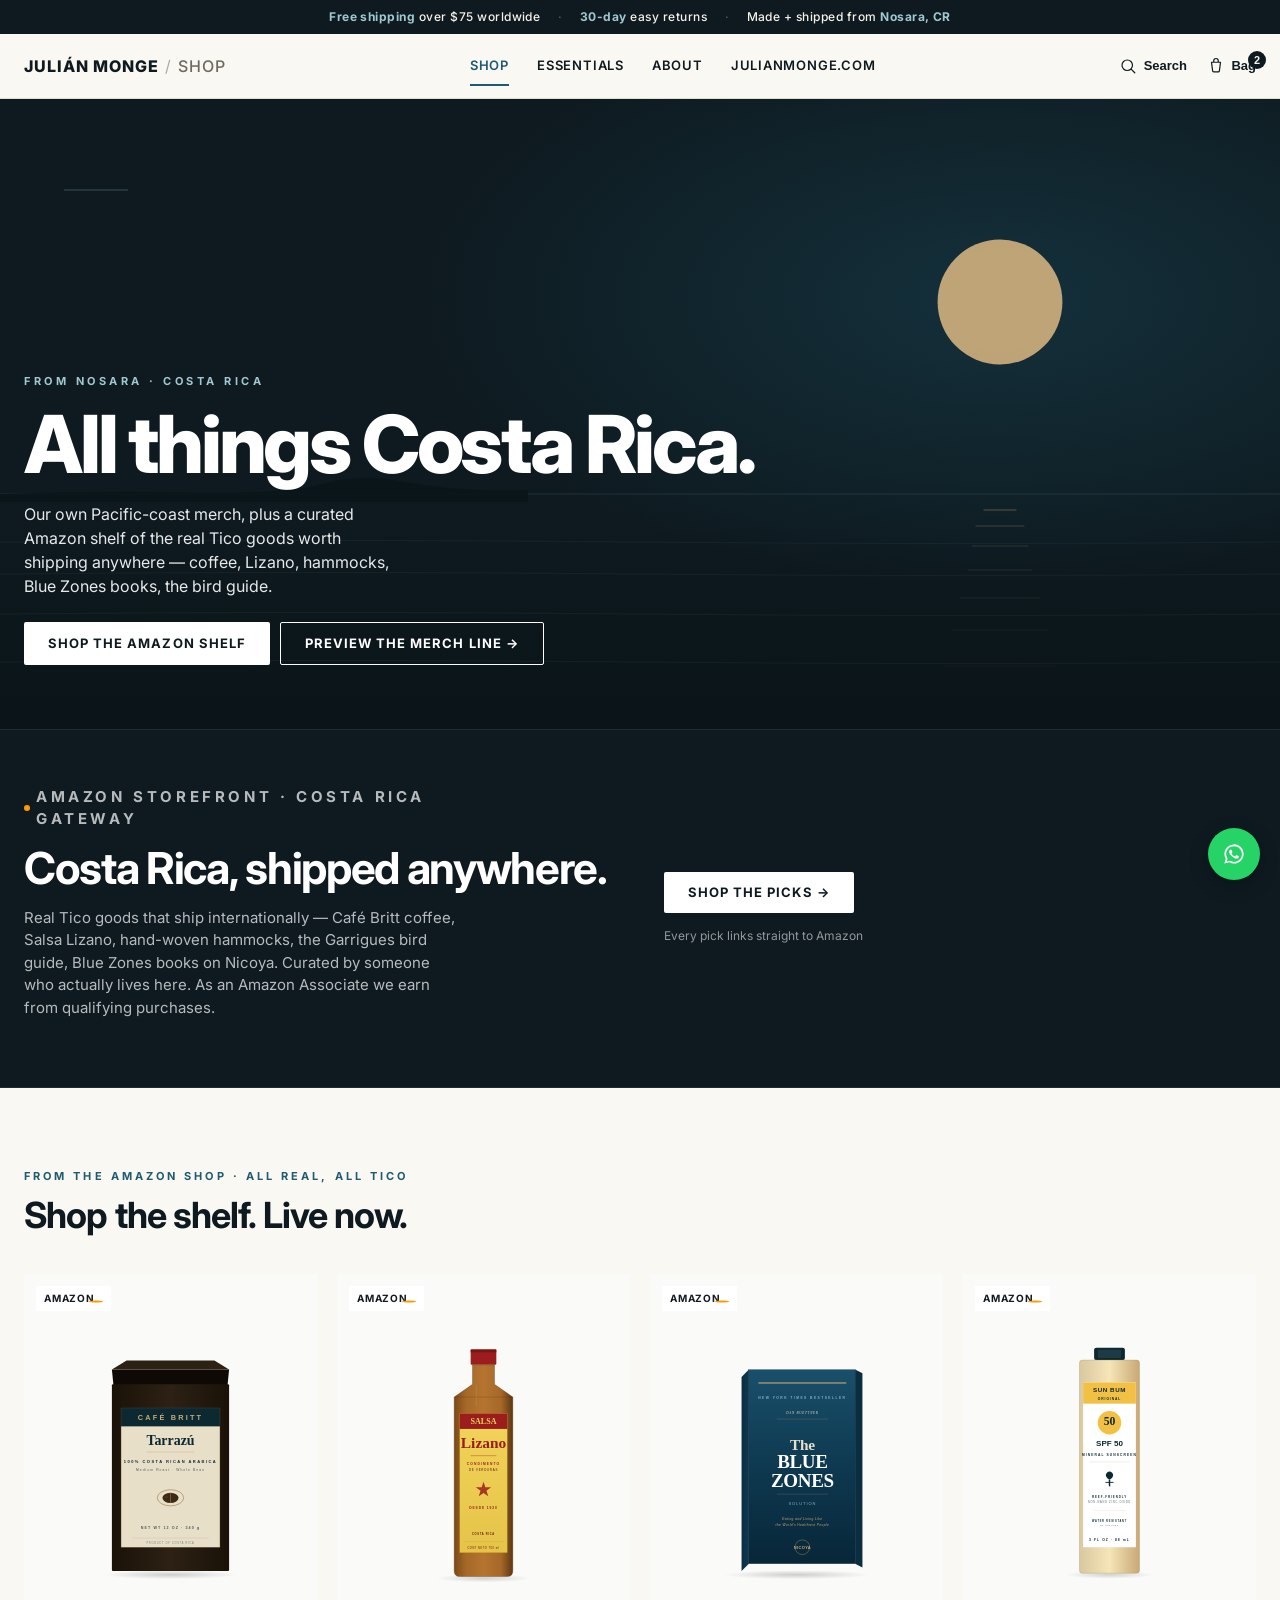
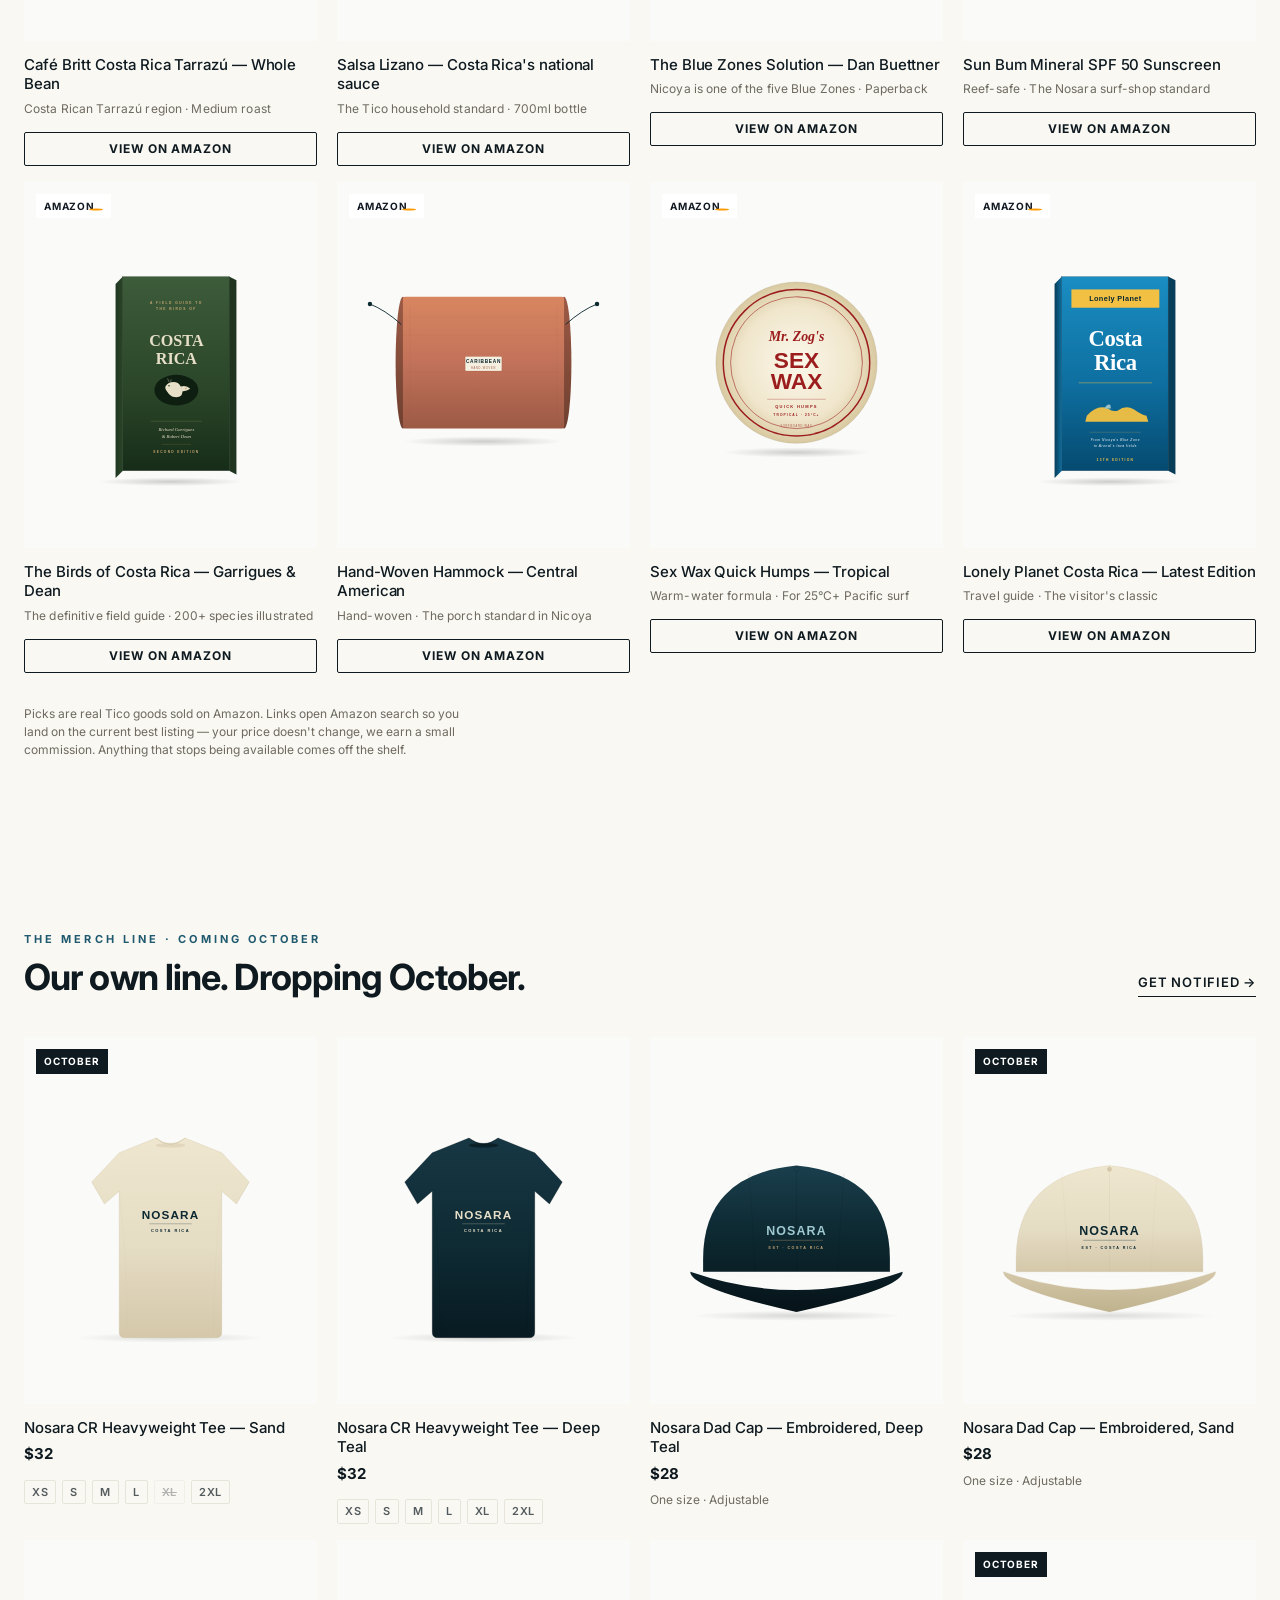
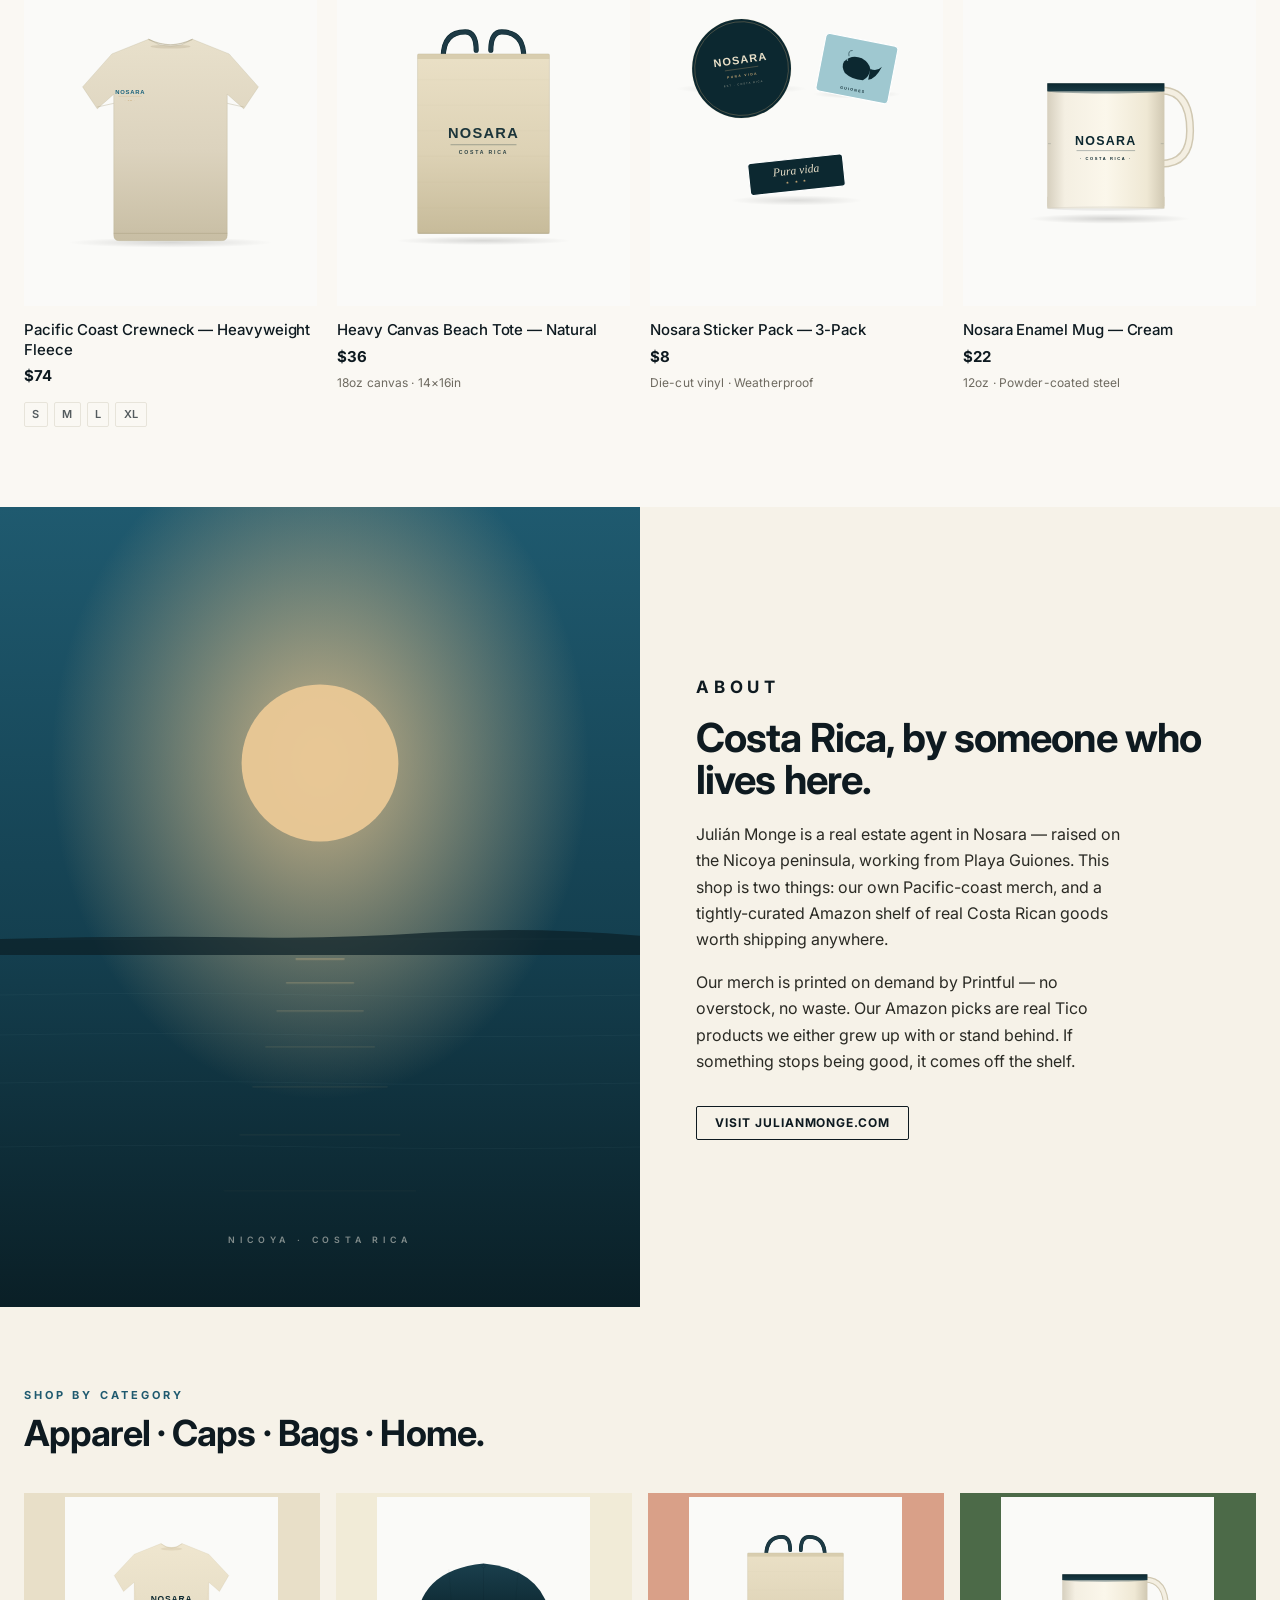
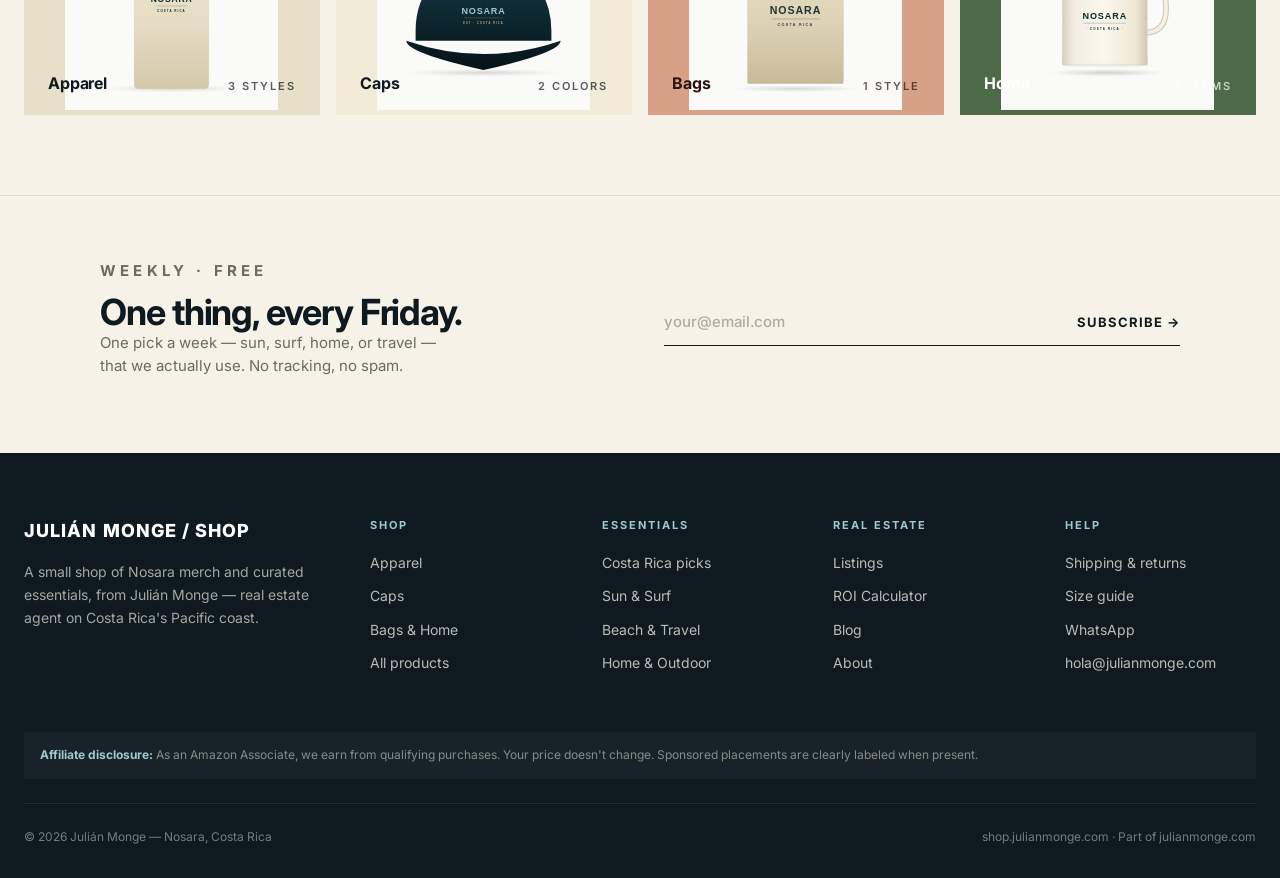
<file: mockup/index.html>
<!doctype html>
<html lang="en">
<head>
<meta charset="utf-8">
<meta name="viewport" content="width=device-width, initial-scale=1, viewport-fit=cover">
<title>JM Shop — All things Costa Rica</title>
<meta name="description" content="Costa Rica merch and curated Amazon picks — Café Britt, Salsa Lizano, Blue Zones books, real reef-safe sun. From Julián Monge in Nosara.">

<link rel="preconnect" href="https://fonts.googleapis.com">
<link rel="preconnect" href="https://fonts.gstatic.com" crossorigin>
<link rel="stylesheet" href="https://fonts.googleapis.com/css2?family=Inter:wght@300;400;500;600;700;800;900&display=swap">

<style>
  :root {
    --ink: #0E1A20;
    --ink-2: #1A2A33;
    --teal: #1F5A6F;
    --teal-light: #9FC8D0;
    --sand: #E8DFC8;
    --paper: #F6F2E8;
    --bg: #FAF8F3;
    --gray-50: #F4F2EC;
    --gray-100: #E9E5DA;
    --gray-200: #D4CFC0;
    --gray-300: #B0AB9C;
    --gray-500: #6E6A60;
    --gray-700: #2A2A24;
    --white: #FFFFFF;
    --whatsapp: #25D366;
    --amazon: #FF9900;
    --amazon-dark: #131A22;
    --rule: #E0DCD0;
    --sans: 'Inter', -apple-system, BlinkMacSystemFont, sans-serif;
    --shadow-product: 0 1px 3px rgba(14,26,32,0.04), 0 12px 32px rgba(14,26,32,0.08);
  }

  * { box-sizing: border-box; }
  html, body { margin: 0; padding: 0; }
  body {
    background: var(--bg);
    color: var(--ink);
    font-family: var(--sans);
    font-weight: 400;
    line-height: 1.5;
    -webkit-font-smoothing: antialiased;
    -moz-osx-font-smoothing: grayscale;
    overflow-x: hidden;
  }

  h1, h2, h3, h4 { color: var(--ink); margin: 0; letter-spacing: -0.022em; font-weight: 700; }
  h1 { font-size: clamp(2.5rem, 6.5vw, 5rem); line-height: 0.95; letter-spacing: -0.04em; font-weight: 800; }
  h2 { font-size: clamp(1.5rem, 3vw, 2.25rem); line-height: 1.05; }
  h3 { font-size: 0.9375rem; line-height: 1.25; font-weight: 500; letter-spacing: -0.005em; }
  p { margin: 0 0 0.75rem; }
  a { color: inherit; text-decoration: none; transition: color 200ms ease; }
  img { display: block; max-width: 100%; }

  .container { max-width: 1480px; margin: 0 auto; padding: 0 1.5rem; }
  @media (max-width: 749px) { .container { padding: 0 1rem; } }

  /* ───────── ANNOUNCEMENT BAR ───────── */
  .announce {
    background: var(--ink);
    color: var(--paper);
    font-size: 0.75rem;
    font-weight: 500;
    letter-spacing: 0.04em;
    padding: 0.5rem 1rem;
    text-align: center;
  }
  .announce strong { color: var(--teal-light); font-weight: 700; }
  .announce__sep { opacity: 0.3; margin: 0 0.875rem; }
  @media (max-width: 599px) { .announce span:not(:first-child) { display: none; } .announce__sep { display: none; } }

  /* ───────── HEADER ───────── */
  .header {
    position: sticky; top: 0; z-index: 70;
    background: var(--bg);
    border-bottom: 1px solid var(--rule);
  }
  .header__row {
    display: flex; align-items: center; justify-content: space-between;
    gap: 2rem;
    padding: 0.875rem 1.5rem;
    max-width: 1480px; margin: 0 auto;
  }
  .wordmark {
    font-family: var(--sans);
    font-weight: 800;
    font-size: 1rem;
    letter-spacing: 0.06em;
    color: var(--ink);
  }
  .wordmark__slash { color: var(--gray-300); margin: 0 0.4rem; font-weight: 400; }
  .wordmark__shop { color: var(--gray-500); font-weight: 500; }

  .nav { display: flex; align-items: center; gap: 1.75rem; }
  .nav a {
    font-size: 0.8125rem;
    font-weight: 600;
    letter-spacing: 0.06em;
    color: var(--ink);
    text-transform: uppercase;
    padding: 0.5rem 0;
    position: relative;
  }
  .nav a:hover { color: var(--teal); }
  .nav a.is-active { color: var(--teal); }
  .nav a.is-active::after {
    content: ""; position: absolute; left: 0; right: 0; bottom: -2px; height: 2px; background: var(--teal);
  }

  .header__right { display: flex; align-items: center; gap: 1.25rem; }
  .iconbtn {
    color: var(--ink);
    display: inline-flex; align-items: center; gap: 0.4rem;
    font-size: 0.8125rem; font-weight: 600;
    position: relative;
    background: none; border: 0; cursor: pointer;
    padding: 0;
  }
  .iconbtn:hover { color: var(--teal); }
  .iconbtn svg { width: 18px; height: 18px; stroke: currentColor; fill: none; stroke-width: 1.6; stroke-linecap: round; stroke-linejoin: round; }
  .bag-count {
    position: absolute; top: -6px; right: -10px;
    background: var(--ink); color: var(--paper);
    font-size: 0.6875rem; font-weight: 700;
    width: 18px; height: 18px; border-radius: 50%;
    display: flex; align-items: center; justify-content: center;
  }

  @media (max-width: 899px) {
    .header__row { gap: 1rem; padding: 0.75rem 1rem; }
    .nav { display: none; }
    .iconbtn span { display: none; }
  }

  /* ───────── HERO ───────── */
  .hero {
    position: relative;
    height: clamp(520px, 70vh, 740px);
    background: var(--ink);
    color: var(--white);
    display: flex; align-items: flex-end;
    overflow: hidden;
  }
  .hero__art {
    position: absolute; inset: 0;
    pointer-events: none;
  }
  .hero__art svg { width: 100%; height: 100%; display: block; }
  .hero__inner {
    width: 100%;
    padding-bottom: 4rem;
    position: relative; z-index: 2;
  }
  .hero__eyebrow {
    font-size: 0.6875rem;
    font-weight: 700;
    letter-spacing: 0.32em;
    text-transform: uppercase;
    margin: 0 0 1rem;
    color: var(--teal-light);
  }
  .hero h1 {
    color: var(--white);
    max-width: 14ch;
    margin-bottom: 1.25rem;
  }
  .hero__lede {
    font-size: 1rem;
    max-width: 38ch;
    margin-bottom: 1.5rem;
    opacity: 0.9;
    font-weight: 400;
  }
  .hero__ctas { display: flex; gap: 0.625rem; flex-wrap: wrap; }

  /* ───────── BUTTONS ───────── */
  .btn {
    display: inline-flex; align-items: center; justify-content: center; gap: 0.5rem;
    padding: 0.875rem 1.5rem;
    font-family: var(--sans);
    font-size: 0.8125rem;
    font-weight: 700;
    letter-spacing: 0.08em;
    text-transform: uppercase;
    border: 0;
    cursor: pointer;
    transition: all 180ms ease;
    text-decoration: none;
    line-height: 1;
    border-radius: 2px;
  }
  .btn--primary { background: var(--ink); color: var(--white); }
  .btn--primary:hover { background: var(--teal); color: var(--white); }
  .btn--white { background: var(--white); color: var(--ink); }
  .btn--white:hover { background: var(--paper); color: var(--ink); }
  .btn--ghost-light { background: transparent; color: var(--white); border: 1.5px solid var(--white); }
  .btn--ghost-light:hover { background: var(--white); color: var(--ink); }
  .btn--secondary { background: transparent; color: var(--ink); border: 1.5px solid var(--ink); }
  .btn--secondary:hover { background: var(--ink); color: var(--white); }
  .btn--block { width: 100%; }
  .btn--sm { padding: 0.625rem 1.125rem; font-size: 0.75rem; }
  .btn--amazon-out {
    background: transparent; color: var(--ink);
    border: 1.5px solid var(--ink);
  }
  .btn--amazon-out:hover { background: var(--amazon); color: var(--amazon-dark); border-color: var(--amazon); }

  /* ───────── SECTIONS ───────── */
  .section { padding: 5rem 0; }
  .section--tight { padding: 3rem 0; }
  .section--ink { background: var(--ink); color: var(--white); }
  .section--ink h2, .section--ink h3 { color: var(--white); }
  .section--paper { background: var(--paper); }
  @media (max-width: 749px) { .section { padding: 3.5rem 0; } }

  .section__head {
    display: flex; align-items: end; justify-content: space-between;
    margin-bottom: 2.5rem; gap: 2rem;
  }
  .section__eyebrow {
    font-size: 0.6875rem;
    font-weight: 700;
    letter-spacing: 0.28em;
    text-transform: uppercase;
    color: var(--teal);
    margin: 0 0 0.75rem;
  }
  .section--ink .section__eyebrow { color: var(--teal-light); }
  .section__head h2 { letter-spacing: -0.025em; }
  .section__cta {
    font-size: 0.8125rem; font-weight: 600;
    letter-spacing: 0.06em;
    text-transform: uppercase;
    color: var(--ink);
    border-bottom: 1.5px solid var(--ink);
    padding-bottom: 0.25rem;
    white-space: nowrap;
  }
  .section--ink .section__cta { color: var(--white); border-color: var(--white); }
  .section__cta:hover { color: var(--teal); border-color: var(--teal); }
  @media (max-width: 749px) {
    .section__head { flex-direction: column; align-items: start; margin-bottom: 2rem; }
  }

  /* ───────── PRODUCT GRID ───────── */
  .grid {
    display: grid;
    grid-template-columns: repeat(4, 1fr);
    gap: 1rem 1.25rem;
  }
  .grid--3 { grid-template-columns: repeat(3, 1fr); }
  .grid--2 { grid-template-columns: repeat(2, 1fr); }
  @media (max-width: 1099px) {
    .grid { grid-template-columns: repeat(3, 1fr); }
  }
  @media (max-width: 899px) {
    .grid, .grid--3 { grid-template-columns: repeat(2, 1fr); }
  }
  @media (max-width: 549px) {
    .grid--3 { grid-template-columns: 1fr; }
  }

  .product {
    display: flex; flex-direction: column;
    color: inherit;
    position: relative;
  }
  .product__media {
    aspect-ratio: 4/5;
    width: 100%;
    background-color: var(--gray-50);
    background-size: cover;
    background-position: center;
    background-repeat: no-repeat;
    position: relative;
    overflow: hidden;
    transition: transform 320ms cubic-bezier(0.2, 0.7, 0.3, 1);
  }
  .product:hover .product__media { transform: scale(1.015); }

  .product__tag {
    position: absolute; top: 0.75rem; left: 0.75rem;
    background: var(--white);
    color: var(--ink);
    font-size: 0.625rem; font-weight: 700;
    letter-spacing: 0.08em;
    text-transform: uppercase;
    padding: 0.3rem 0.5rem;
    z-index: 2;
  }
  .product__tag--dark { background: var(--ink); color: var(--white); }
  .product__tag--amazon { background: var(--white); color: var(--amazon-dark); display: inline-flex; align-items: center; gap: 0.25rem; }
  .product__tag--amazon::before { content: "amazon"; color: var(--amazon-dark); font-weight: 700; }
  .product__tag--amazon::after { content: ""; display: inline-block; width: 14px; height: 5px; background: var(--amazon); border-radius: 50%; transform: scaleY(0.4); margin-top: 6px; margin-left: -10px; }

  .product__body {
    padding: 0.875rem 0 0;
    display: flex; flex-direction: column; gap: 0.375rem;
  }
  .product__title {
    font-size: 0.9375rem;
    font-weight: 500;
    color: var(--ink);
    line-height: 1.3;
    margin: 0;
  }
  .product__price {
    display: flex; align-items: baseline; gap: 0.5rem;
    font-size: 0.9375rem;
    font-weight: 600;
    color: var(--ink);
  }
  .product__price s { color: var(--gray-300); font-weight: 400; font-size: 0.875rem; }
  .product__meta {
    font-size: 0.75rem;
    color: var(--gray-500);
    letter-spacing: 0.01em;
  }
  .product__sizes {
    display: flex; gap: 0.375rem;
    margin-top: 0.5rem;
  }
  .product__sizes span {
    font-size: 0.6875rem; font-weight: 600;
    color: var(--ink); opacity: 0.7;
    padding: 0.2rem 0.45rem;
    border: 1px solid var(--rule);
    border-radius: 2px;
    letter-spacing: 0.04em;
  }
  .product__sizes span.is-out {
    opacity: 0.3;
    text-decoration: line-through;
  }

  /* ───────── HERO SPLIT (Editorial moment) ───────── */
  .editorial {
    display: grid;
    grid-template-columns: 1fr 1fr;
    gap: 0;
    min-height: 480px;
    align-items: stretch;
  }
  @media (max-width: 899px) { .editorial { grid-template-columns: 1fr; } }
  .editorial__media {
    background-color: var(--ink-2);
    background-size: cover;
    background-position: center;
    min-height: 360px;
  }
  .editorial__body {
    padding: 4rem 3.5rem;
    display: flex; flex-direction: column; justify-content: center;
    background: var(--paper);
  }
  @media (max-width: 749px) {
    .editorial__body { padding: 2.5rem 1.5rem; }
  }
  .editorial__body p {
    font-size: 1rem;
    color: var(--gray-700);
    line-height: 1.65;
    margin-bottom: 1rem;
    max-width: 44ch;
  }
  .editorial__body p:first-of-type {
    font-size: 1.0625rem;
    color: var(--ink);
  }

  /* ───────── AMAZON CALLOUT BAND ───────── */
  .amzbanner {
    background: var(--ink);
    color: var(--white);
    padding: 3.5rem 0;
    border-top: 1px solid rgba(255,255,255,0.08);
    border-bottom: 1px solid rgba(255,255,255,0.08);
  }
  .amzbanner__inner {
    display: grid; grid-template-columns: 1fr 1fr; gap: 3rem;
    align-items: center;
  }
  @media (max-width: 899px) { .amzbanner__inner { grid-template-columns: 1fr; gap: 1.25rem; } }
  .amzbanner__amazon {
    font-size: 0.6875rem; font-weight: 700; letter-spacing: 0.24em;
    text-transform: uppercase; color: var(--amazon);
    display: inline-flex; align-items: center; gap: 0.4rem;
    margin-bottom: 0.875rem;
  }
  .amzbanner__amazon::before { content: ""; width: 6px; height: 6px; background: var(--amazon); border-radius: 50%; }
  .amzbanner h2 { color: var(--white); }
  .amzbanner p { color: rgba(255,255,255,0.7); font-size: 0.9375rem; max-width: 48ch; }
  .amzbanner__actions { display: flex; gap: 0.625rem; flex-wrap: wrap; }

  /* ───────── CATEGORY MARQUEE TILES ───────── */
  .cats {
    display: grid; grid-template-columns: repeat(4, 1fr); gap: 1rem;
  }
  @media (max-width: 749px) { .cats { grid-template-columns: repeat(2, 1fr); } }
  .cat {
    aspect-ratio: 4/3;
    background-size: 72% auto;
    background-position: center 45%;
    background-repeat: no-repeat;
    position: relative;
    overflow: hidden;
    color: var(--ink);
    display: flex; align-items: end;
    transition: transform 240ms cubic-bezier(0.2, 0.7, 0.3, 1);
  }
  .cat:hover { transform: translateY(-3px); }
  .cat--sand { background-color: #E8DFC8; }
  .cat--cream { background-color: #F1EBD7; }
  .cat--terracotta { background-color: #D9A088; color: #2A1410; }
  .cat--jungle { background-color: #4C6A48; color: var(--white); }
  .cat__label {
    position: relative; z-index: 2;
    padding: 1.25rem 1.5rem;
    display: flex; align-items: end; justify-content: space-between;
    width: 100%;
    font-weight: 700;
    font-size: 1rem;
    letter-spacing: -0.01em;
  }
  .cat__label small {
    font-size: 0.6875rem; font-weight: 600; letter-spacing: 0.18em;
    text-transform: uppercase;
    opacity: 0.7;
  }

  /* ───────── NEWSLETTER ───────── */
  .newsletter { background: var(--paper); padding: 4rem 0; border-top: 1px solid var(--rule); }
  .newsletter__inner {
    display: grid; grid-template-columns: 1fr 1fr; gap: 3rem; align-items: center; max-width: 1080px; margin: 0 auto;
  }
  @media (max-width: 749px) { .newsletter__inner { grid-template-columns: 1fr; gap: 1rem; } }
  .newsletter h2 { letter-spacing: -0.03em; }
  .newsletter p { font-size: 0.9375rem; color: var(--gray-500); max-width: 40ch; }
  .newsletter__form {
    display: flex; gap: 0;
    border-bottom: 1.5px solid var(--ink);
    padding-bottom: 0.25rem;
  }
  .newsletter__form input {
    flex: 1; padding: 0.625rem 0;
    border: 0; background: transparent;
    font-family: var(--sans); font-size: 0.9375rem;
    color: var(--ink); font-weight: 500;
  }
  .newsletter__form input:focus { outline: none; }
  .newsletter__form input::placeholder { color: var(--gray-300); }
  .newsletter__form button {
    background: transparent; color: var(--ink);
    border: 0; padding: 0.625rem 0;
    font-family: var(--sans); font-size: 0.8125rem;
    font-weight: 700; letter-spacing: 0.08em;
    text-transform: uppercase;
    cursor: pointer;
  }
  .newsletter__form button:hover { color: var(--teal); }

  /* ───────── FOOTER ───────── */
  .footer { background: var(--ink); color: var(--paper); padding: 4rem 0 2rem; }
  .footer__top {
    display: grid;
    grid-template-columns: 1.6fr 1fr 1fr 1fr 1fr;
    gap: 2.5rem;
    margin-bottom: 3rem;
  }
  @media (max-width: 1099px) { .footer__top { grid-template-columns: 1fr 1fr 1fr; } }
  @media (max-width: 599px) { .footer__top { grid-template-columns: 1fr 1fr; } }
  .footer__brand .wordmark { color: var(--white); font-size: 1.125rem; }
  .footer__brand p {
    font-size: 0.875rem; color: rgba(246,242,232,0.65); line-height: 1.65;
    max-width: 36ch; margin-top: 1rem;
  }
  .footer h4 {
    font-size: 0.6875rem; letter-spacing: 0.18em; text-transform: uppercase;
    color: var(--teal-light); font-weight: 700;
    margin: 0 0 1rem;
  }
  .footer ul { list-style: none; padding: 0; margin: 0; }
  .footer li { margin-bottom: 0.6rem; }
  .footer a { color: rgba(246,242,232,0.75); font-size: 0.875rem; }
  .footer a:hover { color: var(--white); }
  .footer__bottom {
    border-top: 1px solid rgba(255,255,255,0.08);
    padding-top: 1.5rem;
    display: flex; justify-content: space-between;
    font-size: 0.75rem; color: rgba(246,242,232,0.45);
    flex-wrap: wrap; gap: 0.75rem;
  }
  .footer__disclosure {
    font-size: 0.75rem; color: rgba(246,242,232,0.5);
    line-height: 1.55;
    background: rgba(255,255,255,0.04);
    padding: 0.875rem 1rem;
    margin-bottom: 1.5rem;
    border-radius: 2px;
  }

  /* ───────── FLOATING WHATSAPP ───────── */
  .wa-float {
    position: fixed; bottom: 1.25rem; right: 1.25rem;
    width: 52px; height: 52px; border-radius: 50%;
    background: var(--whatsapp); color: var(--white);
    display: inline-flex; align-items: center; justify-content: center;
    box-shadow: 0 6px 20px rgba(0,0,0,0.18);
    z-index: 90;
    transition: transform 200ms ease;
  }
  .wa-float:hover { transform: translateY(-2px) scale(1.04); color: var(--white); }
  .wa-float svg { width: 24px; height: 24px; fill: currentColor; }
</style>
</head>
<body>

<!-- ═════════ ANNOUNCEMENT ═════════ -->
<div class="announce">
  <span><strong>Free shipping</strong> over $75 worldwide</span>
  <span class="announce__sep">·</span>
  <span><strong>30-day</strong> easy returns</span>
  <span class="announce__sep">·</span>
  <span>Made + shipped from <strong>Nosara, CR</strong></span>
</div>

<!-- ═════════ HEADER ═════════ -->
<header class="header">
  <div class="header__row">
    <a href="/" class="wordmark">
      JULIÁN MONGE<span class="wordmark__slash">/</span><span class="wordmark__shop">SHOP</span>
    </a>
    <nav class="nav">
      <a href="#shop" class="is-active">Shop</a>
      <a href="#essentials">Essentials</a>
      <a href="#about">About</a>
      <a href="https://julianmonge.com">Julianmonge.com</a>
    </nav>
    <div class="header__right">
      <button class="iconbtn" aria-label="Search">
        <svg viewBox="0 0 24 24"><circle cx="11" cy="11" r="7"/><line x1="21" y1="21" x2="16.5" y2="16.5"/></svg>
        <span>Search</span>
      </button>
      <button class="iconbtn" aria-label="Bag">
        <svg viewBox="0 0 24 24"><path d="M6 7h12l-1.5 11.5a1.5 1.5 0 0 1-1.5 1.3H9a1.5 1.5 0 0 1-1.5-1.3L6 7zM9 7V5a3 3 0 0 1 6 0v2"/></svg>
        <span>Bag</span>
        <span class="bag-count">2</span>
      </button>
    </div>
  </div>
</header>

<!-- ═════════ HERO ═════════ -->
<section class="hero">
  <div class="hero__art" aria-hidden="true">
    <svg viewBox="0 0 1600 800" preserveAspectRatio="xMidYMid slice" xmlns="http://www.w3.org/2000/svg">
      <defs>
        <linearGradient id="heroBg" x1="0" y1="0" x2="0" y2="1">
          <stop offset="0%" stop-color="#0E1A20"/>
          <stop offset="65%" stop-color="#0E1A20"/>
          <stop offset="100%" stop-color="#0A1418"/>
        </linearGradient>
        <radialGradient id="heroGlow" cx="0.78" cy="0.32" r="0.45">
          <stop offset="0%" stop-color="#1F5A6F" stop-opacity="0.35"/>
          <stop offset="100%" stop-color="#1F5A6F" stop-opacity="0"/>
        </radialGradient>
      </defs>
      <rect width="1600" height="800" fill="url(#heroBg)"/>
      <rect width="1600" height="800" fill="url(#heroGlow)"/>
      <!-- Sun -->
      <circle cx="1250" cy="260" r="78" fill="#C9A875" opacity="0.92"/>
      <circle cx="1250" cy="260" r="78" fill="#FAF8F3" opacity="0.06"/>
      <!-- Horizon line -->
      <line x1="0" y1="500" x2="1600" y2="500" stroke="#9FC8D0" stroke-width="0.5" opacity="0.35"/>
      <!-- Sun reflection lines on water -->
      <g stroke="#C9A875" opacity="0.4" stroke-linecap="round">
        <line x1="1230" y1="520" x2="1270" y2="520" stroke-width="1.5"/>
        <line x1="1220" y1="540" x2="1280" y2="540" stroke-width="1.2" opacity="0.7"/>
        <line x1="1215" y1="565" x2="1285" y2="565" stroke-width="1" opacity="0.55"/>
        <line x1="1210" y1="595" x2="1290" y2="595" stroke-width="1" opacity="0.4"/>
        <line x1="1200" y1="630" x2="1300" y2="630" stroke-width="1" opacity="0.3"/>
        <line x1="1190" y1="670" x2="1310" y2="670" stroke-width="1" opacity="0.22"/>
        <line x1="1180" y1="715" x2="1320" y2="715" stroke-width="1" opacity="0.14"/>
      </g>
      <!-- Wave hair lines -->
      <g stroke="#9FC8D0" fill="none" opacity="0.18">
        <path d="M0,560 Q400,556 800,560 T1600,560" stroke-width="0.4"/>
        <path d="M0,600 Q400,596 800,600 T1600,600" stroke-width="0.4"/>
        <path d="M0,650 Q400,646 800,650 T1600,650" stroke-width="0.4"/>
        <path d="M0,710 Q400,706 800,710 T1600,710" stroke-width="0.4"/>
      </g>
      <!-- Nicoya peninsula silhouette (low, far horizon, abstracted) -->
      <path d="M0,500
               Q120,496 240,498
               Q360,500 400,488
               Q450,474 500,484
               Q580,498 660,495
               L660,510 L0,510 Z"
            fill="#0A1418" opacity="0.85"/>
      <!-- Quiet eyebrow rule at top-left -->
      <line x1="80" y1="120" x2="160" y2="120" stroke="#9FC8D0" stroke-width="1" opacity="0.4"/>
    </svg>
  </div>
  <div class="container hero__inner">
    <p class="hero__eyebrow">From Nosara · Costa Rica</p>
    <h1>All things Costa Rica.</h1>
    <p class="hero__lede">Our own Pacific-coast merch, plus a curated Amazon shelf of the real Tico goods worth shipping anywhere — coffee, Lizano, hammocks, Blue Zones books, the bird guide.</p>
    <div class="hero__ctas">
      <a class="btn btn--white" href="#essentials">Shop the Amazon shelf</a>
      <a class="btn btn--ghost-light" href="#shop">Preview the merch line →</a>
    </div>
  </div>
</section>

<!-- ═════════ AMAZON STOREFRONT CALLOUT ═════════ -->
<section class="amzbanner" id="essentials">
  <div class="container">
    <div class="amzbanner__inner">
      <div>
        <p class="amzbanner__amazon">Amazon Storefront · Costa Rica gateway</p>
        <h2 style="font-size: clamp(1.875rem, 3.5vw, 2.75rem); margin-bottom: 1rem; letter-spacing: -0.03em;">Costa Rica, shipped anywhere.</h2>
        <p>Real Tico goods that ship internationally — Café Britt coffee, Salsa Lizano, hand-woven hammocks, the Garrigues bird guide, Blue Zones books on Nicoya. Curated by someone who actually lives here. As an Amazon Associate we earn from qualifying purchases.</p>
      </div>
      <div style="display: flex; flex-direction: column; gap: 0.875rem; align-items: flex-start;">
        <a class="btn btn--white" href="#essentials-grid">Shop the picks →</a>
        <span style="font-size: 0.75rem; color: rgba(255,255,255,0.55);">Every pick links straight to Amazon</span>
      </div>
    </div>
  </div>
</section>

<!-- ═════════ AMAZON ESSENTIALS GRID ═════════ -->
<section class="section" id="essentials-grid">
  <div class="container">
    <div class="section__head">
      <div>
        <p class="section__eyebrow">From the Amazon shop · All real, all Tico</p>
        <h2>Shop the shelf. Live now.</h2>
      </div>
    </div>

    <div class="grid">
      <!-- 1. CAFÉ BRITT — Costa Rica's most-exported coffee brand -->
      <a class="product" href="https://www.amazon.com/s?k=caf%C3%A9+britt+costa+rica+tarrazu&tag=julianmonge02-20" target="_blank" rel="nofollow noopener sponsored">
        <div class="product__media" style="background-image: url('products/amz-cafe-britt.svg'); background-size: contain; background-position: center; background-repeat: no-repeat; background-color: #FAFAF8;"></div>
        <span class="product__tag product__tag--amazon"></span>
        <div class="product__body">
          <h3 class="product__title">Café Britt Costa Rica Tarrazú — Whole Bean</h3>
          <div class="product__meta">Costa Rican Tarrazú region · Medium roast</div>
          <span class="btn btn--amazon-out btn--sm btn--block" style="margin-top: 0.5rem;">View on Amazon</span>
        </div>
      </a>

      <!-- 2. SALSA LIZANO — the iconic Tico condiment -->
      <a class="product" href="https://www.amazon.com/s?k=salsa+lizano&tag=julianmonge02-20" target="_blank" rel="nofollow noopener sponsored">
        <div class="product__media" style="background-image: url('products/amz-lizano.svg'); background-size: contain; background-position: center; background-repeat: no-repeat; background-color: #FAFAF8;"></div>
        <span class="product__tag product__tag--amazon"></span>
        <div class="product__body">
          <h3 class="product__title">Salsa Lizano — Costa Rica's national sauce</h3>
          <div class="product__meta">The Tico household standard · 700ml bottle</div>
          <span class="btn btn--amazon-out btn--sm btn--block" style="margin-top: 0.5rem;">View on Amazon</span>
        </div>
      </a>

      <!-- 3. BLUE ZONES BOOK — Nicoya is one of five -->
      <a class="product" href="https://www.amazon.com/s?k=blue+zones+solution+dan+buettner&tag=julianmonge02-20" target="_blank" rel="nofollow noopener sponsored">
        <div class="product__media" style="background-image: url('products/amz-blue-zones.svg'); background-size: contain; background-position: center; background-repeat: no-repeat; background-color: #FAFAF8;"></div>
        <span class="product__tag product__tag--amazon"></span>
        <div class="product__body">
          <h3 class="product__title">The Blue Zones Solution — Dan Buettner</h3>
          <div class="product__meta">Nicoya is one of the five Blue Zones · Paperback</div>
          <span class="btn btn--amazon-out btn--sm btn--block" style="margin-top: 0.5rem;">View on Amazon</span>
        </div>
      </a>

      <!-- 4. SUN BUM MINERAL — widely sold in Nosara surf shops -->
      <a class="product" href="https://www.amazon.com/s?k=sun+bum+mineral+spf+50&tag=julianmonge02-20" target="_blank" rel="nofollow noopener sponsored">
        <div class="product__media" style="background-image: url('products/amz-sun-bum.svg'); background-size: contain; background-position: center; background-repeat: no-repeat; background-color: #FAFAF8;"></div>
        <span class="product__tag product__tag--amazon"></span>
        <div class="product__body">
          <h3 class="product__title">Sun Bum Mineral SPF 50 Sunscreen</h3>
          <div class="product__meta">Reef-safe · The Nosara surf-shop standard</div>
          <span class="btn btn--amazon-out btn--sm btn--block" style="margin-top: 0.5rem;">View on Amazon</span>
        </div>
      </a>

      <!-- 5. BIRDS OF COSTA RICA — the field guide -->
      <a class="product" href="https://www.amazon.com/s?k=birds+of+costa+rica+garrigues+dean&tag=julianmonge02-20" target="_blank" rel="nofollow noopener sponsored">
        <div class="product__media" style="background-image: url('products/amz-birds-cr.svg'); background-size: contain; background-position: center; background-repeat: no-repeat; background-color: #FAFAF8;"></div>
        <span class="product__tag product__tag--amazon"></span>
        <div class="product__body">
          <h3 class="product__title">The Birds of Costa Rica — Garrigues &amp; Dean</h3>
          <div class="product__meta">The definitive field guide · 200+ species illustrated</div>
          <span class="btn btn--amazon-out btn--sm btn--block" style="margin-top: 0.5rem;">View on Amazon</span>
        </div>
      </a>

      <!-- 6. HAND-WOVEN HAMMOCK — Central American style -->
      <a class="product" href="https://www.amazon.com/s?k=yellow+leaf+hammock+single&tag=julianmonge02-20" target="_blank" rel="nofollow noopener sponsored">
        <div class="product__media" style="background-image: url('products/amz-hammock.svg'); background-size: contain; background-position: center; background-repeat: no-repeat; background-color: #FAFAF8;"></div>
        <span class="product__tag product__tag--amazon"></span>
        <div class="product__body">
          <h3 class="product__title">Hand-Woven Hammock — Central American</h3>
          <div class="product__meta">Hand-woven · The porch standard in Nicoya</div>
          <span class="btn btn--amazon-out btn--sm btn--block" style="margin-top: 0.5rem;">View on Amazon</span>
        </div>
      </a>

      <!-- 7. SEX WAX TROPICAL — warm-water surf wax -->
      <a class="product" href="https://www.amazon.com/s?k=sex+wax+quick+humps+tropical&tag=julianmonge02-20" target="_blank" rel="nofollow noopener sponsored">
        <div class="product__media" style="background-image: url('products/amz-sex-wax.svg'); background-size: contain; background-position: center; background-repeat: no-repeat; background-color: #FAFAF8;"></div>
        <span class="product__tag product__tag--amazon"></span>
        <div class="product__body">
          <h3 class="product__title">Sex Wax Quick Humps — Tropical</h3>
          <div class="product__meta">Warm-water formula · For 25°C+ Pacific surf</div>
          <span class="btn btn--amazon-out btn--sm btn--block" style="margin-top: 0.5rem;">View on Amazon</span>
        </div>
      </a>

      <!-- 8. COSTA RICA LONELY PLANET — visitor classic -->
      <a class="product" href="https://www.amazon.com/s?k=lonely+planet+costa+rica&tag=julianmonge02-20" target="_blank" rel="nofollow noopener sponsored">
        <div class="product__media" style="background-image: url('products/amz-lonely-planet.svg'); background-size: contain; background-position: center; background-repeat: no-repeat; background-color: #FAFAF8;"></div>
        <span class="product__tag product__tag--amazon"></span>
        <div class="product__body">
          <h3 class="product__title">Lonely Planet Costa Rica — Latest Edition</h3>
          <div class="product__meta">Travel guide · The visitor's classic</div>
          <span class="btn btn--amazon-out btn--sm btn--block" style="margin-top: 0.5rem;">View on Amazon</span>
        </div>
      </a>
    </div>

    <p style="font-size: 0.75rem; color: var(--gray-500); margin-top: 2rem; max-width: 56ch;">
      Picks are real Tico goods sold on Amazon. Links open Amazon search so you land on the current best listing — your price doesn't change, we earn a small commission. Anything that stops being available comes off the shelf.
    </p>
  </div>
</section>

<!-- ═════════ FEATURED MERCH (LEAD) ═════════ -->
<section class="section" id="shop">
  <div class="container">
    <div class="section__head">
      <div>
        <p class="section__eyebrow">The Merch Line · Coming October</p>
        <h2>Our own line. Dropping October.</h2>
      </div>
      <a href="#newsletter" class="section__cta">Get notified →</a>
    </div>

    <div class="grid">
      <!-- 1. TEE — SAND -->
      <a class="product" href="#">
        <div class="product__media" style="background-image: url('products/tee-sand.svg'); background-size: contain; background-position: center; background-repeat: no-repeat; background-color: #FAFAF8;"></div>
        <span class="product__tag product__tag--dark">October</span>
        <div class="product__body">
          <h3 class="product__title">Nosara CR Heavyweight Tee — Sand</h3>
          <div class="product__price"><strong>$32</strong></div>
          <div class="product__sizes">
            <span>XS</span><span>S</span><span>M</span><span>L</span><span class="is-out">XL</span><span>2XL</span>
          </div>
        </div>
      </a>

      <!-- 2. TEE — DEEP TEAL -->
      <a class="product" href="#">
        <div class="product__media" style="background-image: url('products/tee-teal.svg'); background-size: contain; background-position: center; background-repeat: no-repeat; background-color: #FAFAF8;"></div>
        <div class="product__body">
          <h3 class="product__title">Nosara CR Heavyweight Tee — Deep Teal</h3>
          <div class="product__price"><strong>$32</strong></div>
          <div class="product__sizes">
            <span>XS</span><span>S</span><span>M</span><span>L</span><span>XL</span><span>2XL</span>
          </div>
        </div>
      </a>

      <!-- 3. DAD CAP — TEAL -->
      <a class="product" href="#">
        <div class="product__media" style="background-image: url('products/cap-teal.svg'); background-size: contain; background-position: center; background-repeat: no-repeat; background-color: #FAFAF8;"></div>
        <div class="product__body">
          <h3 class="product__title">Nosara Dad Cap — Embroidered, Deep Teal</h3>
          <div class="product__price"><strong>$28</strong></div>
          <div class="product__meta">One size · Adjustable</div>
        </div>
      </a>

      <!-- 4. DAD CAP — SAND -->
      <a class="product" href="#">
        <div class="product__media" style="background-image: url('products/cap-sand.svg'); background-size: contain; background-position: center; background-repeat: no-repeat; background-color: #FAFAF8;"></div>
        <span class="product__tag product__tag--dark">October</span>
        <div class="product__body">
          <h3 class="product__title">Nosara Dad Cap — Embroidered, Sand</h3>
          <div class="product__price"><strong>$28</strong></div>
          <div class="product__meta">One size · Adjustable</div>
        </div>
      </a>

      <!-- 5. CREWNECK -->
      <a class="product" href="#">
        <div class="product__media" style="background-image: url('products/crewneck.svg'); background-size: contain; background-position: center; background-repeat: no-repeat; background-color: #FAFAF8;"></div>
        <div class="product__body">
          <h3 class="product__title">Pacific Coast Crewneck — Heavyweight Fleece</h3>
          <div class="product__price"><strong>$74</strong></div>
          <div class="product__sizes">
            <span>S</span><span>M</span><span>L</span><span>XL</span>
          </div>
        </div>
      </a>

      <!-- 6. TOTE -->
      <a class="product" href="#">
        <div class="product__media" style="background-image: url('products/tote.svg'); background-size: contain; background-position: center; background-repeat: no-repeat; background-color: #FAFAF8;"></div>
        <div class="product__body">
          <h3 class="product__title">Heavy Canvas Beach Tote — Natural</h3>
          <div class="product__price"><strong>$36</strong></div>
          <div class="product__meta">18oz canvas · 14×16in</div>
        </div>
      </a>

      <!-- 7. STICKER PACK -->
      <a class="product" href="#">
        <div class="product__media" style="background-image: url('products/stickers.svg'); background-size: contain; background-position: center; background-repeat: no-repeat; background-color: #FAFAF8;"></div>
        <div class="product__body">
          <h3 class="product__title">Nosara Sticker Pack — 3-Pack</h3>
          <div class="product__price"><strong>$8</strong></div>
          <div class="product__meta">Die-cut vinyl · Weatherproof</div>
        </div>
      </a>

      <!-- 8. ENAMEL MUG -->
      <a class="product" href="#">
        <div class="product__media" style="background-image: url('products/mug.svg'); background-size: contain; background-position: center; background-repeat: no-repeat; background-color: #FAFAF8;"></div>
        <span class="product__tag product__tag--dark">October</span>
        <div class="product__body">
          <h3 class="product__title">Nosara Enamel Mug — Cream</h3>
          <div class="product__price"><strong>$22</strong></div>
          <div class="product__meta">12oz · Powder-coated steel</div>
        </div>
      </a>
    </div>
  </div>
</section>

<!-- ═════════ EDITORIAL / ABOUT MOMENT ═════════ -->
<section class="editorial" id="about">
  <div class="editorial__media">
    <svg viewBox="0 0 800 1000" preserveAspectRatio="xMidYMid slice" xmlns="http://www.w3.org/2000/svg" style="width:100%; height:100%; display:block;">
      <defs>
        <linearGradient id="aboutBg" x1="0" y1="0" x2="0" y2="1">
          <stop offset="0%" stop-color="#1F5A6F"/>
          <stop offset="55%" stop-color="#143F4F"/>
          <stop offset="100%" stop-color="#0A1F26"/>
        </linearGradient>
        <radialGradient id="aboutSun" cx="0.5" cy="0.32" r="0.42">
          <stop offset="0%" stop-color="#E8C58E" stop-opacity="0.85"/>
          <stop offset="100%" stop-color="#E8C58E" stop-opacity="0"/>
        </radialGradient>
      </defs>
      <rect width="800" height="1000" fill="url(#aboutBg)"/>
      <rect width="800" height="1000" fill="url(#aboutSun)"/>
      <circle cx="400" cy="320" r="98" fill="#E8C58E" opacity="0.95"/>
      <circle cx="400" cy="320" r="98" fill="#F6F2E8" opacity="0.08"/>
      <line x1="60" y1="540" x2="740" y2="540" stroke="#9FC8D0" stroke-width="0.4" opacity="0.4"/>
      <g stroke="#E8C58E" stroke-linecap="round" opacity="0.45">
        <line x1="370" y1="565" x2="430" y2="565" stroke-width="1.6"/>
        <line x1="358" y1="595" x2="442" y2="595" stroke-width="1.4" opacity="0.85"/>
        <line x1="346" y1="630" x2="454" y2="630" stroke-width="1.2" opacity="0.65"/>
        <line x1="332" y1="675" x2="468" y2="675" stroke-width="1" opacity="0.45"/>
        <line x1="316" y1="725" x2="484" y2="725" stroke-width="1" opacity="0.32"/>
        <line x1="300" y1="785" x2="500" y2="785" stroke-width="1" opacity="0.22"/>
        <line x1="280" y1="855" x2="520" y2="855" stroke-width="1" opacity="0.14"/>
      </g>
      <g stroke="#9FC8D0" fill="none" opacity="0.16">
        <path d="M0,610 Q200,606 400,610 T800,610" stroke-width="0.4"/>
        <path d="M0,660 Q200,656 400,660 T800,660" stroke-width="0.4"/>
        <path d="M0,720 Q200,716 400,720 T800,720" stroke-width="0.4"/>
        <path d="M0,800 Q200,796 400,800 T800,800" stroke-width="0.4"/>
      </g>
      <path d="M0,540 Q160,536 320,538 Q420,540 540,532 Q660,524 800,536 L800,560 L0,560 Z" fill="#0A1F26" opacity="0.7"/>
      <g transform="translate(400, 920)" fill="#F6F2E8" opacity="0.5">
        <text font-family="Inter, sans-serif" font-size="11" letter-spacing="6" font-weight="600" text-anchor="middle">NICOYA · COSTA RICA</text>
      </g>
    </svg>
  </div>
  <div class="editorial__body">
    <p class="section__eyebrow">About</p>
    <h2 style="font-size: clamp(1.75rem, 3.5vw, 2.5rem); margin-bottom: 1.25rem;">Costa Rica, by someone who lives here.</h2>
    <p>Julián Monge is a real estate agent in Nosara — raised on the Nicoya peninsula, working from Playa Guiones. This shop is two things: our own Pacific-coast merch, and a tightly-curated Amazon shelf of real Costa Rican goods worth shipping anywhere.</p>
    <p>Our merch is printed on demand by Printful — no overstock, no waste. Our Amazon picks are real Tico products we either grew up with or stand behind. If something stops being good, it comes off the shelf.</p>
    <div style="display: flex; gap: 0.625rem; flex-wrap: wrap; margin-top: 1rem;">
      <a class="btn btn--secondary btn--sm" href="https://julianmonge.com">Visit julianmonge.com</a>
    </div>
  </div>
</section>

<!-- ═════════ CATEGORY TILES ═════════ -->
<section class="section section--paper">
  <div class="container">
    <div class="section__head">
      <div>
        <p class="section__eyebrow">Shop by category</p>
        <h2>Apparel · Caps · Bags · Home.</h2>
      </div>
    </div>

    <div class="cats">
      <a class="cat cat--sand" href="#" style="background-image: url('products/tee-sand.svg');">
        <div class="cat__label">Apparel<small>3 styles</small></div>
      </a>
      <a class="cat cat--cream" href="#" style="background-image: url('products/cap-teal.svg');">
        <div class="cat__label">Caps<small>2 colors</small></div>
      </a>
      <a class="cat cat--terracotta" href="#" style="background-image: url('products/tote.svg');">
        <div class="cat__label">Bags<small>1 style</small></div>
      </a>
      <a class="cat cat--jungle" href="#" style="background-image: url('products/mug.svg');">
        <div class="cat__label">Home<small>2 items</small></div>
      </a>
    </div>
  </div>
</section>

<!-- ═════════ NEWSLETTER ═════════ -->
<section class="newsletter" id="newsletter">
  <div class="container">
    <div class="newsletter__inner">
      <div>
        <p class="section__eyebrow">Weekly · Free</p>
        <h2>One thing, every Friday.</h2>
        <p>One pick a week — sun, surf, home, or travel — that we actually use. No tracking, no spam.</p>
      </div>
      <form class="newsletter__form" onsubmit="event.preventDefault();">
        <input type="email" placeholder="your@email.com" aria-label="Email">
        <button type="submit">Subscribe →</button>
      </form>
    </div>
  </div>
</section>

<!-- ═════════ FOOTER ═════════ -->
<footer class="footer">
  <div class="container">
    <div class="footer__top">
      <div class="footer__brand">
        <a href="/" class="wordmark">JULIÁN MONGE / SHOP</a>
        <p>A small shop of Nosara merch and curated essentials, from Julián Monge — real estate agent on Costa Rica's Pacific coast.</p>
      </div>
      <div>
        <h4>Shop</h4>
        <ul>
          <li><a href="#shop">Apparel</a></li>
          <li><a href="#shop">Caps</a></li>
          <li><a href="#shop">Bags &amp; Home</a></li>
          <li><a href="#shop">All products</a></li>
        </ul>
      </div>
      <div>
        <h4>Essentials</h4>
        <ul>
          <li><a href="#essentials-grid">Costa Rica picks</a></li>
          <li><a href="#essentials">Sun &amp; Surf</a></li>
          <li><a href="#essentials">Beach &amp; Travel</a></li>
          <li><a href="#essentials">Home &amp; Outdoor</a></li>
        </ul>
      </div>
      <div>
        <h4>Real Estate</h4>
        <ul>
          <li><a href="https://julianmonge.com/listings">Listings</a></li>
          <li><a href="https://julianmonge.com/roi">ROI Calculator</a></li>
          <li><a href="https://julianmonge.com/blog">Blog</a></li>
          <li><a href="https://julianmonge.com/about">About</a></li>
        </ul>
      </div>
      <div>
        <h4>Help</h4>
        <ul>
          <li><a href="#">Shipping &amp; returns</a></li>
          <li><a href="#">Size guide</a></li>
          <li><a href="https://wa.me/506">WhatsApp</a></li>
          <li><a href="mailto:hola@julianmonge.com">hola@julianmonge.com</a></li>
        </ul>
      </div>
    </div>

    <p class="footer__disclosure">
      <strong style="color: var(--teal-light);">Affiliate disclosure:</strong> As an Amazon Associate, we earn from qualifying purchases. Your price doesn't change. Sponsored placements are clearly labeled when present.
    </p>

    <div class="footer__bottom">
      <span>© 2026 Julián Monge — Nosara, Costa Rica</span>
      <span>shop.julianmonge.com · Part of julianmonge.com</span>
    </div>
  </div>
</footer>

<!-- ═════════ FLOATING WHATSAPP ═════════ -->
<a href="https://wa.me/506" class="wa-float" aria-label="WhatsApp Julián">
  <svg viewBox="0 0 32 32" xmlns="http://www.w3.org/2000/svg" aria-hidden="true">
    <path d="M16.001 3.2c-7.07 0-12.8 5.73-12.8 12.8 0 2.255.594 4.466 1.72 6.405L3.2 28.8l6.59-1.73a12.78 12.78 0 0 0 6.21 1.6h.001c7.07 0 12.8-5.73 12.8-12.8s-5.73-12.8-12.8-12.8zm0 23.36a10.55 10.55 0 0 1-5.38-1.47l-.385-.23-3.91 1.025 1.045-3.81-.252-.395a10.51 10.51 0 0 1-1.615-5.62c0-5.81 4.73-10.54 10.55-10.54s10.55 4.73 10.55 10.54-4.73 10.54-10.55 10.54zm5.78-7.89c-.316-.158-1.872-.923-2.162-1.03-.29-.106-.502-.158-.713.158-.211.317-.819 1.03-1.004 1.241-.185.211-.37.237-.687.079-.317-.158-1.338-.493-2.548-1.572-.941-.84-1.577-1.877-1.762-2.193-.185-.317-.02-.488.139-.645.143-.143.317-.37.475-.555.158-.185.211-.317.317-.528.105-.211.052-.396-.026-.554-.079-.158-.713-1.72-.977-2.355-.258-.62-.52-.535-.713-.545-.185-.01-.396-.012-.607-.012a1.166 1.166 0 0 0-.845.396c-.29.317-1.108 1.082-1.108 2.64s1.135 3.062 1.293 3.273c.158.211 2.234 3.412 5.413 4.785.756.326 1.346.521 1.806.667.759.241 1.45.207 1.996.126.609-.09 1.872-.765 2.137-1.504.264-.74.264-1.374.185-1.504-.079-.132-.29-.211-.607-.37z"/>
  </svg>
</a>

</body>
</html>
</file>
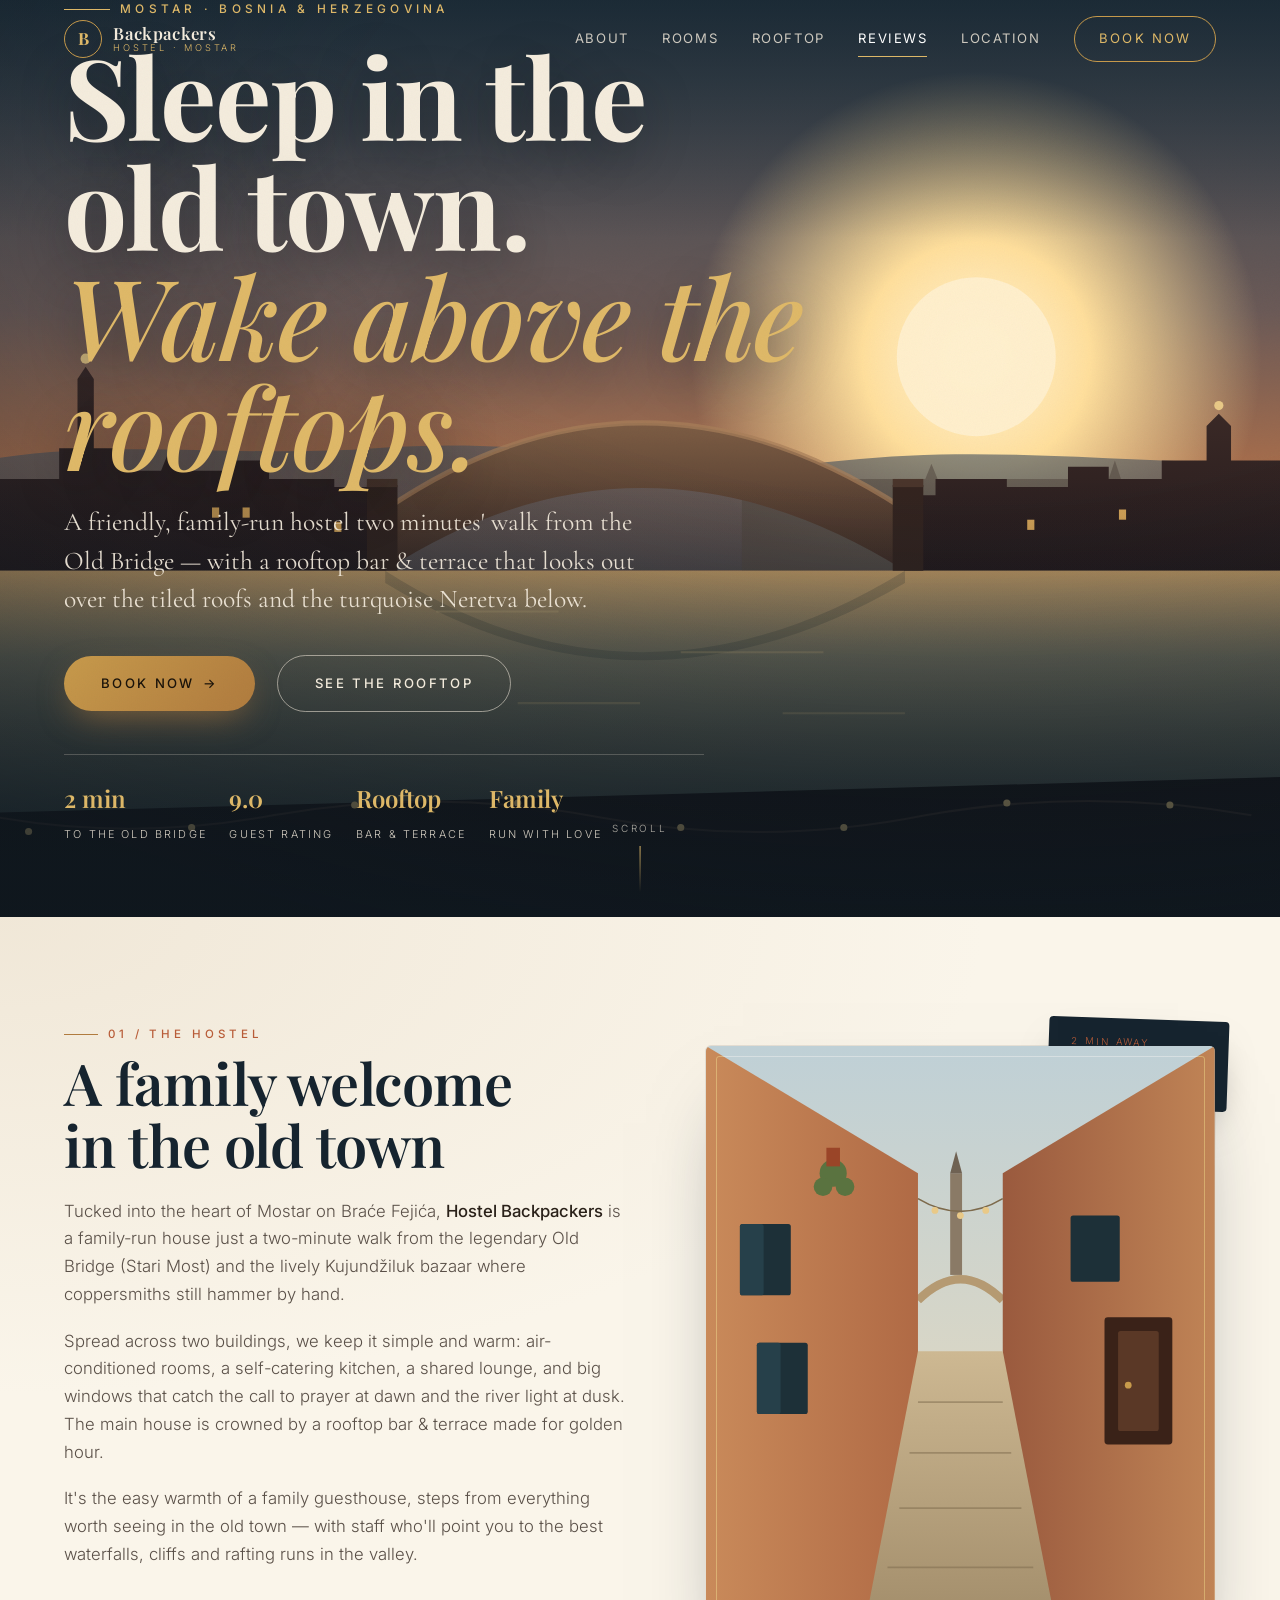
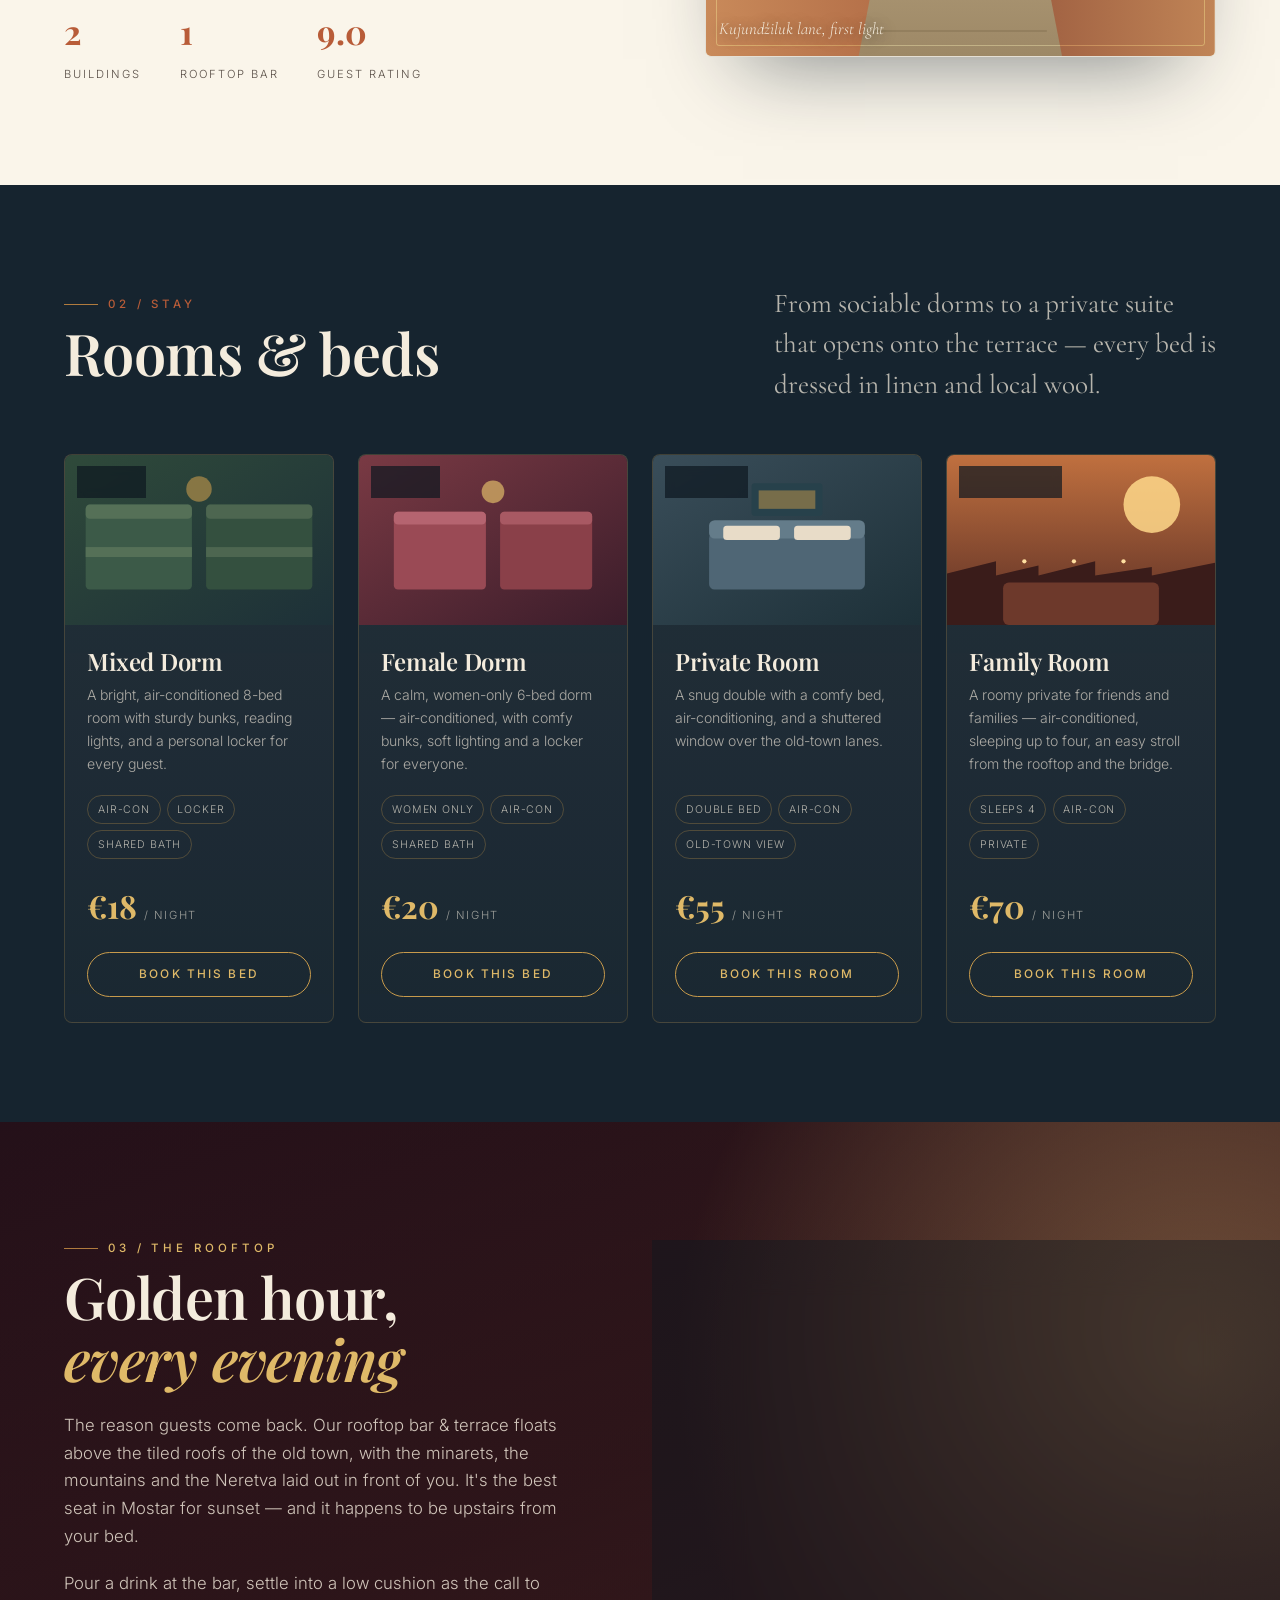
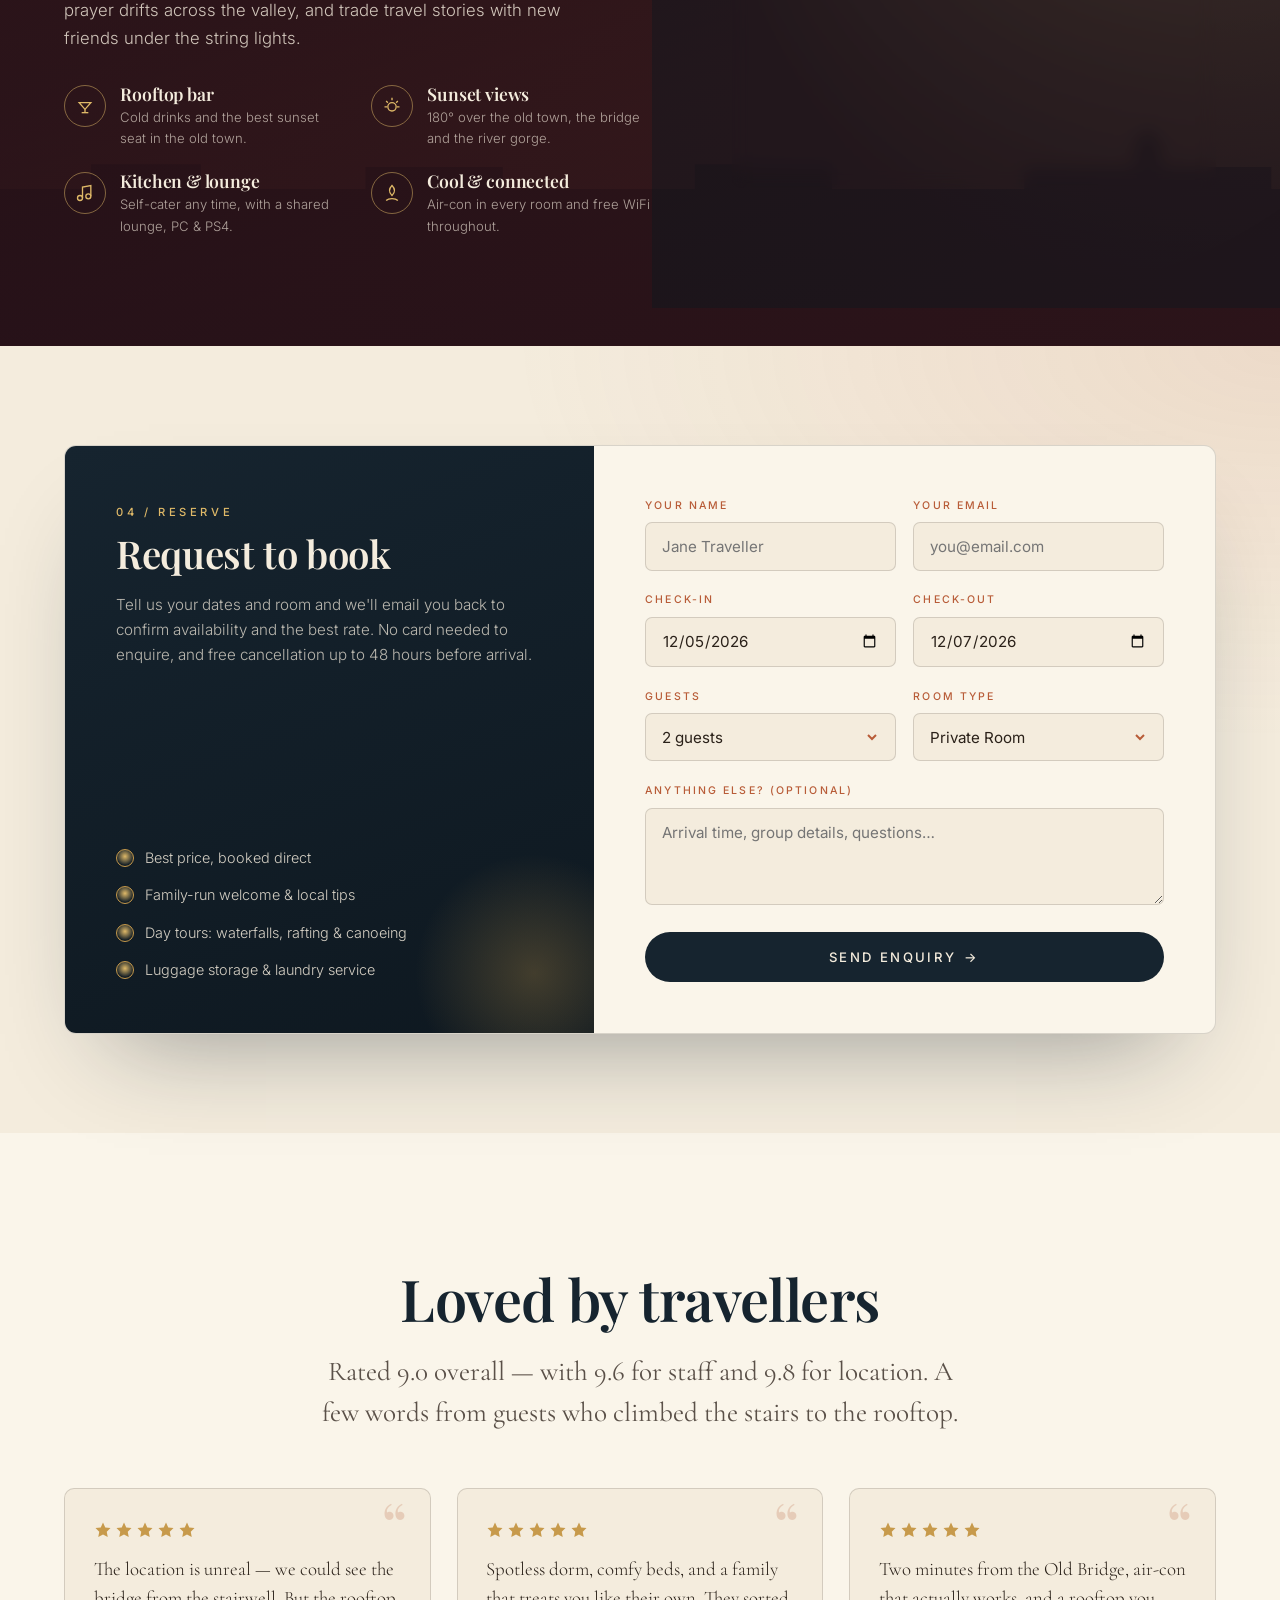
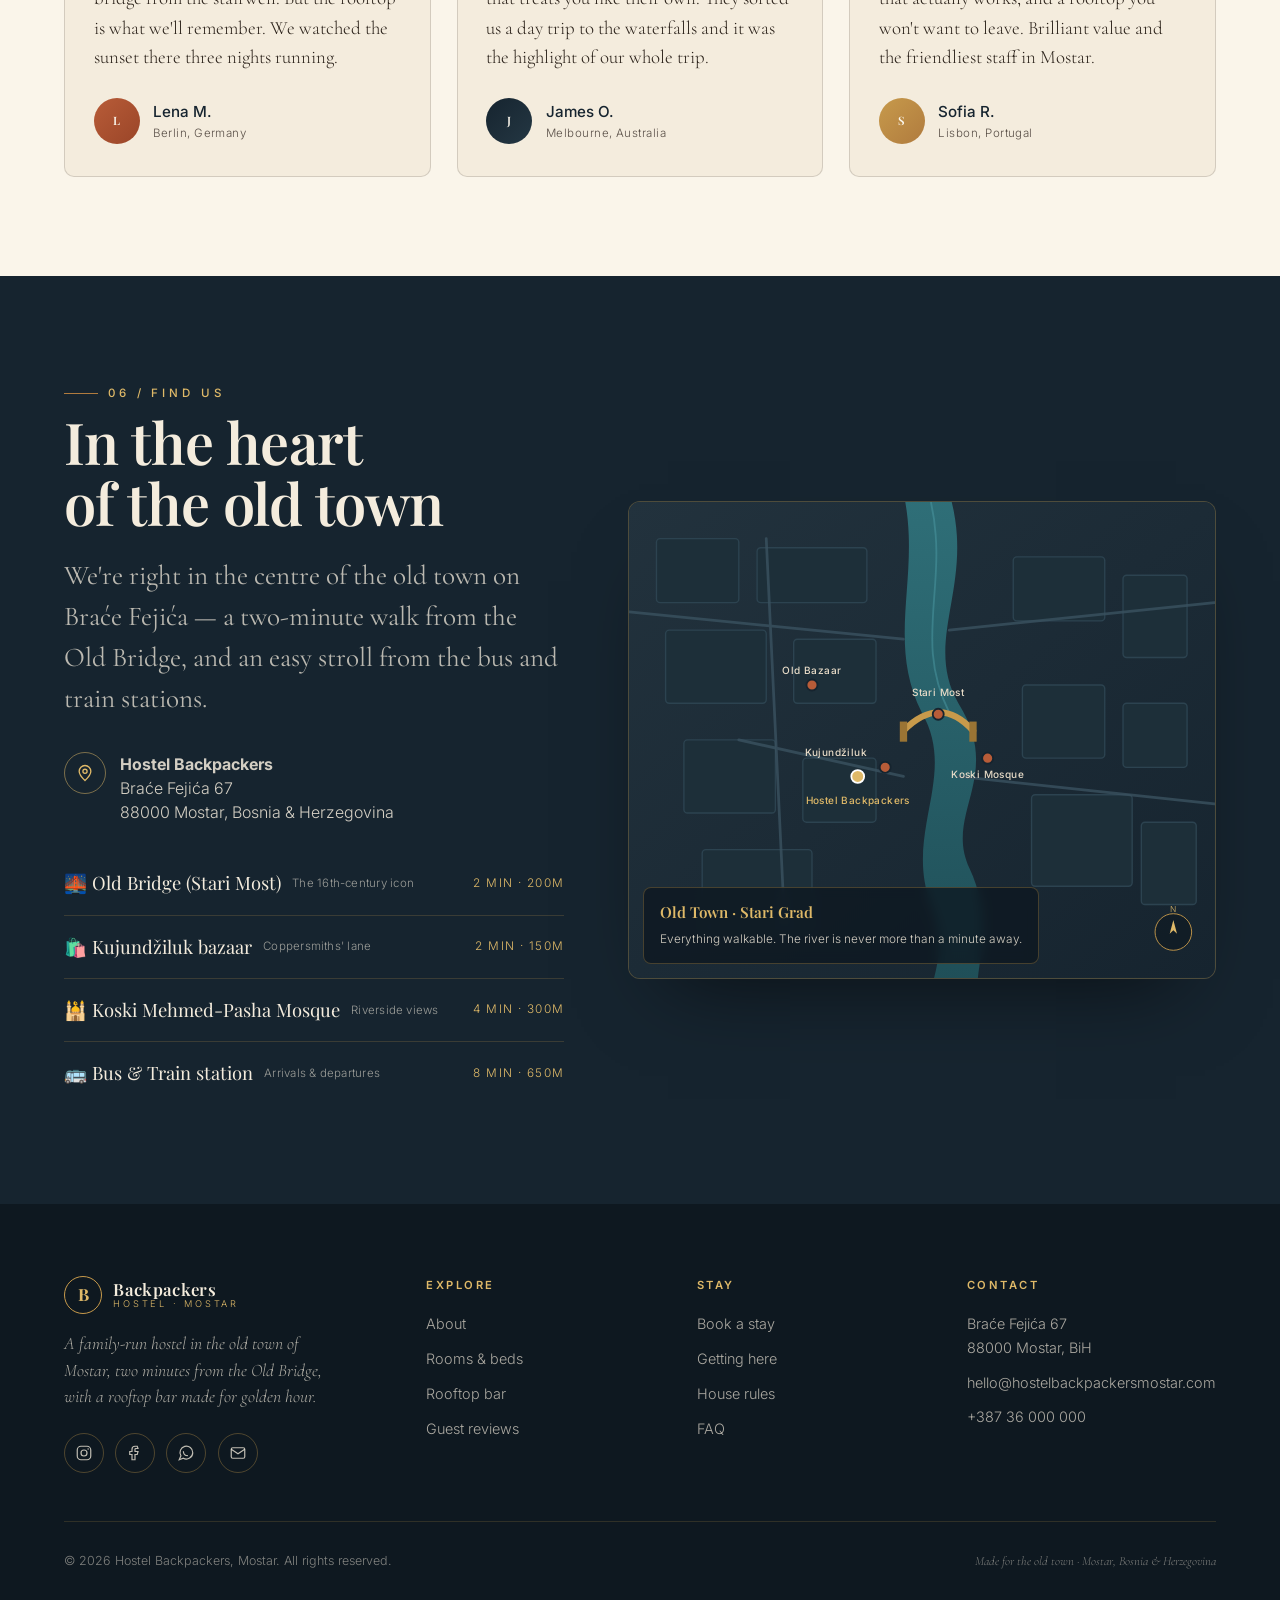
<file: stari-most-hostel.html>
<!DOCTYPE html>
<html lang="en">
<head>
<meta charset="UTF-8">
<meta name="viewport" content="width=device-width, initial-scale=1.0">
<title>Hostel Backpackers — Mostar, Bosnia &amp; Herzegovina</title>
<meta name="description" content="Hostel Backpackers — a friendly, family-run hostel in the heart of Mostar's old town, a 2-minute walk from the Old Bridge (Stari Most). Rooftop bar &amp; terrace, air-conditioned rooms, free WiFi, and day tours to waterfalls, rafting and canoeing.">
<link rel="preconnect" href="https://fonts.googleapis.com">
<link rel="preconnect" href="https://fonts.gstatic.com" crossorigin>
<link href="https://fonts.googleapis.com/css2?family=Playfair+Display:ital,wght@0,400;0,500;0,600;0,700;0,800;1,400;1,500&family=Cormorant+Garamond:ital,wght@0,400;0,500;0,600;1,400&family=Inter:wght@300;400;500;600&display=swap" rel="stylesheet">
<style>
/* ============================================================
   HOSTEL BACKPACKERS · MOSTAR — Editorial / Balkans heritage mockup
   Self-contained: all CSS + JS + SVG art inline.
   Palette: terracotta · aged stone · deep navy · copper/gold
   ============================================================ */

:root{
  --terracotta:#b85c38;
  --terracotta-deep:#9a4528;
  --clay:#c97a4a;
  --stone:#e8dcc8;
  --stone-light:#f4ecdd;
  --paper:#faf5ea;
  --navy:#16242f;
  --navy-deep:#0e1820;
  --navy-soft:#243743;
  --gold:#c79a4b;
  --gold-light:#dfb968;
  --copper:#b07b3e;
  --ink:#2a2119;
  --ink-soft:#5a5048;
  --line:rgba(42,33,25,.16);

  --serif:'Playfair Display', Georgia, serif;
  --serif-alt:'Cormorant Garamond', Georgia, serif;
  --sans:'Inter', system-ui, -apple-system, sans-serif;

  --maxw:1280px;
  --ease:cubic-bezier(.22,.61,.36,1);
  --header-h:78px;
}

*,*::before,*::after{box-sizing:border-box;margin:0;padding:0;}

html{scroll-behavior:smooth;-webkit-text-size-adjust:100%;}

body{
  font-family:var(--sans);
  background:var(--paper);
  color:var(--ink);
  line-height:1.65;
  font-weight:300;
  overflow-x:hidden;
  -webkit-font-smoothing:antialiased;
}

img{max-width:100%;display:block;}
a{color:inherit;text-decoration:none;}
button{font-family:inherit;cursor:pointer;border:none;background:none;}

/* ── Global grain texture overlay ───────────────────────── */
body::before{
  content:"";
  position:fixed;inset:0;
  pointer-events:none;
  z-index:9999;
  opacity:.045;
  mix-blend-mode:multiply;
  background-image:url("data:image/svg+xml,%3Csvg xmlns='http://www.w3.org/2000/svg' width='240' height='240'%3E%3Cfilter id='n'%3E%3CfeTurbulence type='fractalNoise' baseFrequency='0.85' numOctaves='4' stitchTiles='stitch'/%3E%3C/filter%3E%3Crect width='100%25' height='100%25' filter='url(%23n)'/%3E%3C/svg%3E");
}

/* ── Typography helpers ─────────────────────────────────── */
.section-label{
  font-family:var(--sans);
  font-size:.72rem;
  letter-spacing:.34em;
  text-transform:uppercase;
  font-weight:500;
  color:var(--terracotta);
  display:inline-flex;
  align-items:center;
  gap:.85em;
}
.section-label::before{
  content:"";
  width:34px;height:1px;
  background:var(--copper);
  display:inline-block;
}
.eyebrow{
  font-family:var(--sans);
  font-size:.7rem;
  letter-spacing:.32em;
  text-transform:uppercase;
  font-weight:500;
  color:var(--gold);
}
h1,h2,h3,h4{font-family:var(--serif);font-weight:600;line-height:1.07;letter-spacing:-.01em;}
.display{
  font-size:clamp(2.6rem,6.4vw,5.4rem);
  font-weight:700;
}
.section-heading{
  font-size:clamp(2.1rem,4.6vw,3.6rem);
  color:var(--navy);
  margin:.5rem 0 1.4rem;
}
.lead{
  font-family:var(--serif-alt);
  font-size:clamp(1.25rem,2.2vw,1.7rem);
  font-weight:400;
  line-height:1.5;
  color:var(--ink-soft);
}

.wrap{max-width:var(--maxw);margin:0 auto;padding:0 clamp(1.4rem,5vw,4rem);}
section{scroll-margin-top:var(--header-h);}

/* ── Reveal animation ───────────────────────────────────── */
.reveal{opacity:0;transform:translateY(38px);transition:opacity 1s var(--ease),transform 1s var(--ease);}
.reveal.is-visible{opacity:1;transform:none;}
.reveal.delay-1{transition-delay:.12s;}
.reveal.delay-2{transition-delay:.24s;}
.reveal.delay-3{transition-delay:.36s;}
@media (prefers-reduced-motion:reduce){
  .reveal{opacity:1;transform:none;transition:none;}
  html{scroll-behavior:auto;}
}

/* ============================================================
   HEADER / NAV
   ============================================================ */
.site-header{
  position:fixed;top:0;left:0;right:0;z-index:1000;
  height:var(--header-h);
  display:flex;align-items:center;
  transition:background .5s var(--ease),height .4s var(--ease),box-shadow .5s var(--ease);
}
.site-header.scrolled{
  height:64px;
  background:rgba(16,24,32,.92);
  backdrop-filter:blur(10px);
  box-shadow:0 1px 0 rgba(199,154,75,.22);
}
.nav{
  width:100%;max-width:var(--maxw);margin:0 auto;
  padding:0 clamp(1.4rem,5vw,4rem);
  display:flex;align-items:center;justify-content:space-between;
}
.brand{display:flex;align-items:center;gap:.7rem;color:var(--stone-light);}
.brand-mark{
  width:38px;height:38px;flex:none;
  display:grid;place-items:center;
  border:1px solid var(--gold);
  border-radius:50%;
  color:var(--gold-light);
  font-family:var(--serif);
  font-size:1.05rem;font-weight:700;
  transition:transform .5s var(--ease);
}
.brand:hover .brand-mark{transform:rotate(-12deg);}
.brand-text{display:flex;flex-direction:column;line-height:1.05;}
.brand-text b{font-family:var(--serif);font-weight:600;font-size:1.05rem;letter-spacing:.02em;}
.brand-text span{font-size:.58rem;letter-spacing:.3em;text-transform:uppercase;color:var(--gold-light);}

.nav-links{display:flex;align-items:center;gap:2.1rem;}
.nav-links a{
  color:rgba(244,236,221,.82);
  font-size:.82rem;letter-spacing:.12em;text-transform:uppercase;font-weight:400;
  position:relative;padding:.3rem 0;transition:color .35s var(--ease);
}
.nav-links a::after{
  content:"";position:absolute;left:0;bottom:-2px;height:1px;width:0;
  background:var(--gold-light);transition:width .4s var(--ease);
}
.nav-links a:hover,.nav-links a.active{color:#fff;}
.nav-links a:hover::after,.nav-links a.active::after{width:100%;}

.nav-cta{
  display:inline-flex;align-items:center;gap:.5em;
  padding:.7rem 1.5rem !important;
  border:1px solid var(--gold);
  border-radius:40px;
  color:var(--gold-light) !important;
  letter-spacing:.16em !important;
  overflow:hidden;position:relative;
  transition:color .4s var(--ease);
}
.nav-cta::after{display:none;}
.nav-cta::before{
  content:"";position:absolute;inset:0;z-index:-1;
  background:var(--gold);transform:translateY(101%);
  transition:transform .45s var(--ease);
}
.nav-cta:hover{color:var(--navy-deep) !important;}
.nav-cta:hover::before{transform:translateY(0);}

.nav-toggle{display:none;flex-direction:column;gap:5px;padding:8px;z-index:1100;}
.nav-toggle span{width:26px;height:2px;background:var(--stone-light);transition:.35s var(--ease);}
.nav-toggle.open span:nth-child(1){transform:translateY(7px) rotate(45deg);}
.nav-toggle.open span:nth-child(2){opacity:0;}
.nav-toggle.open span:nth-child(3){transform:translateY(-7px) rotate(-45deg);}

/* ============================================================
   HERO
   ============================================================ */
.hero{
  position:relative;
  min-height:100svh;
  display:flex;align-items:flex-end;
  overflow:hidden;
  background:linear-gradient(180deg,#2a3f4d 0%,#5d5a5e 38%,#b06a45 70%,#d99857 100%);
}
.hero-sky{position:absolute;inset:0;width:100%;height:100%;}
.hero-sky svg{width:100%;height:100%;display:block;}
.hero-vignette{
  position:absolute;inset:0;z-index:2;pointer-events:none;
  background:
    radial-gradient(120% 90% at 75% 18%,transparent 40%,rgba(14,24,32,.45) 100%),
    linear-gradient(180deg,rgba(14,24,32,.55) 0%,transparent 26%,transparent 52%,rgba(14,24,32,.78) 100%);
}
.hero-inner{
  position:relative;z-index:3;
  width:100%;max-width:var(--maxw);margin:0 auto;
  padding:0 clamp(1.4rem,5vw,4rem) clamp(3.5rem,8vh,6rem);
}
.hero-eyebrow{
  color:var(--gold-light);
  font-size:.74rem;letter-spacing:.36em;text-transform:uppercase;font-weight:500;
  display:flex;align-items:center;gap:.85em;margin-bottom:1.3rem;
}
.hero-eyebrow::before{content:"";width:46px;height:1px;background:var(--gold-light);}
.hero h1{
  color:var(--stone-light);
  font-size:clamp(3rem,9vw,7rem);
  font-weight:700;
  line-height:.98;
  text-shadow:0 14px 50px rgba(10,16,22,.45);
  max-width:14ch;
}
.hero h1 em{font-style:italic;font-weight:500;color:var(--gold-light);}
.hero-tagline{
  font-family:var(--serif-alt);
  color:rgba(244,236,221,.92);
  font-size:clamp(1.15rem,2.4vw,1.6rem);
  font-weight:400;
  margin:1.5rem 0 2.3rem;
  max-width:48ch;
  line-height:1.5;
}
.hero-actions{display:flex;flex-wrap:wrap;gap:1rem 1.4rem;align-items:center;}
.hero-meta{
  display:flex;flex-wrap:wrap;gap:1.4rem;margin-top:2.6rem;
  border-top:1px solid rgba(244,236,221,.22);padding-top:1.5rem;max-width:640px;
}
.hero-meta div{color:rgba(244,236,221,.85);}
.hero-meta b{display:block;font-family:var(--serif);font-size:1.5rem;color:var(--gold-light);font-weight:600;}
.hero-meta span{font-size:.68rem;letter-spacing:.2em;text-transform:uppercase;}

/* Buttons */
.btn{
  display:inline-flex;align-items:center;justify-content:center;gap:.6em;
  font-family:var(--sans);font-size:.82rem;letter-spacing:.18em;text-transform:uppercase;font-weight:500;
  padding:1.05rem 2.3rem;border-radius:46px;position:relative;overflow:hidden;
  transition:transform .4s var(--ease),box-shadow .4s var(--ease),color .4s var(--ease);
  will-change:transform;
}
.btn .arrow{transition:transform .4s var(--ease);}
.btn:hover .arrow{transform:translateX(5px);}
.btn-gold{background:linear-gradient(135deg,var(--gold) 0%,var(--copper) 100%);color:#1a130a;box-shadow:0 12px 34px -10px rgba(176,123,62,.7);}
.btn-gold:hover{transform:translateY(-3px);box-shadow:0 20px 44px -10px rgba(176,123,62,.85);}
.btn-ghost{border:1px solid rgba(244,236,221,.55);color:var(--stone-light);}
.btn-ghost::before{content:"";position:absolute;inset:0;z-index:-1;background:var(--stone-light);transform:translateY(101%);transition:transform .45s var(--ease);}
.btn-ghost:hover{color:var(--navy-deep);transform:translateY(-3px);}
.btn-ghost:hover::before{transform:translateY(0);}
.btn-solid{background:var(--navy);color:var(--stone-light);}
.btn-solid:hover{transform:translateY(-3px);background:var(--terracotta);box-shadow:0 16px 36px -12px rgba(184,92,56,.6);}

.scroll-cue{
  position:absolute;bottom:1.6rem;left:50%;transform:translateX(-50%);z-index:3;
  display:flex;flex-direction:column;align-items:center;gap:.6rem;
  color:rgba(244,236,221,.7);font-size:.62rem;letter-spacing:.3em;text-transform:uppercase;
}
.scroll-cue .line{width:1px;height:46px;background:linear-gradient(180deg,var(--gold-light),transparent);animation:cue 2.4s var(--ease) infinite;transform-origin:top;}
@keyframes cue{0%{transform:scaleY(0);opacity:0;}40%{opacity:1;}100%{transform:scaleY(1);opacity:0;}}

/* ============================================================
   ABOUT
   ============================================================ */
.about{
  position:relative;
  padding:clamp(5rem,11vh,9rem) 0;
  background:
    radial-gradient(140% 100% at 0% 0%,rgba(232,220,200,.55),transparent 55%),
    var(--paper);
}
.about-grid{display:grid;grid-template-columns:1.05fr .95fr;gap:clamp(2.5rem,6vw,6rem);align-items:center;}
.about-copy p{margin-bottom:1.2rem;color:var(--ink-soft);font-size:1.05rem;}
.about-copy p strong{color:var(--ink);font-weight:500;}
.about-stats{display:flex;gap:2.4rem;margin-top:2.2rem;flex-wrap:wrap;}
.about-stats b{display:block;font-family:var(--serif);font-size:2.1rem;color:var(--terracotta);font-weight:700;}
.about-stats span{font-size:.7rem;letter-spacing:.18em;text-transform:uppercase;color:var(--ink-soft);}

/* Framed illustration */
.about-visual{position:relative;}
.frame{
  position:relative;border-radius:6px;overflow:hidden;
  box-shadow:0 40px 80px -38px rgba(22,36,47,.55);
  border:1px solid rgba(42,33,25,.1);
}
.frame::after{
  content:"";position:absolute;inset:10px;border:1px solid rgba(244,236,221,.4);pointer-events:none;border-radius:3px;mix-blend-mode:overlay;
}
.frame svg{display:block;width:100%;height:auto;}
.frame-caption{
  position:absolute;left:14px;bottom:14px;z-index:3;
  color:var(--stone-light);font-family:var(--serif-alt);font-style:italic;font-size:1.05rem;
  text-shadow:0 2px 14px rgba(0,0,0,.6);
}
.about-tag{
  position:absolute;top:-26px;right:-12px;
  background:var(--navy);color:var(--gold-light);
  font-family:var(--serif);font-size:.95rem;
  padding:1.1rem 1.4rem;border-radius:4px;max-width:180px;line-height:1.25;
  box-shadow:0 20px 40px -18px rgba(0,0,0,.5);
  transform:rotate(2deg);
}
.about-tag span{display:block;font-family:var(--sans);font-size:.6rem;letter-spacing:.24em;text-transform:uppercase;color:var(--terracotta);margin-bottom:.3rem;}

/* ============================================================
   ROOMS
   ============================================================ */
.rooms{
  padding:clamp(5rem,11vh,9rem) 0;
  background:var(--navy);
  color:var(--stone-light);
  position:relative;
}
.rooms .section-heading{color:var(--stone-light);}
.rooms-head{display:flex;justify-content:space-between;align-items:flex-end;gap:2rem;flex-wrap:wrap;margin-bottom:3rem;}
.rooms-head .lead{color:rgba(244,236,221,.72);max-width:34ch;}
.rooms-grid{display:grid;grid-template-columns:repeat(4,1fr);gap:1.5rem;}
.room-card{
  background:linear-gradient(180deg,rgba(244,236,221,.06),rgba(244,236,221,.02));
  border:1px solid rgba(199,154,75,.22);
  border-radius:8px;overflow:hidden;
  display:flex;flex-direction:column;
  transition:transform .5s var(--ease),box-shadow .5s var(--ease),border-color .5s var(--ease);
}
.room-card:hover{transform:translateY(-8px);border-color:rgba(223,185,104,.6);box-shadow:0 30px 60px -28px rgba(0,0,0,.7);}
.room-art{height:170px;position:relative;overflow:hidden;}
.room-art svg{position:absolute;inset:0;width:100%;height:100%;transition:transform 1s var(--ease);}
.room-card:hover .room-art svg{transform:scale(1.07);}
.room-badge{
  position:absolute;top:12px;left:12px;z-index:2;
  background:rgba(14,24,32,.7);backdrop-filter:blur(4px);
  color:var(--gold-light);font-size:.6rem;letter-spacing:.18em;text-transform:uppercase;
  padding:.4rem .7rem;border-radius:30px;border:1px solid rgba(199,154,75,.4);
}
.room-body{padding:1.5rem 1.4rem 1.6rem;display:flex;flex-direction:column;flex:1;}
.room-name{font-size:1.5rem;color:var(--stone-light);margin-bottom:.5rem;}
.room-desc{font-size:.88rem;color:rgba(244,236,221,.66);margin-bottom:1.2rem;flex:1;}
.room-feat{display:flex;flex-wrap:wrap;gap:.4rem;margin-bottom:1.3rem;}
.room-feat span{font-size:.66rem;letter-spacing:.08em;text-transform:uppercase;color:rgba(244,236,221,.7);border:1px solid rgba(199,154,75,.3);padding:.3rem .6rem;border-radius:30px;}
.room-price{display:flex;align-items:baseline;gap:.4rem;margin-bottom:1.2rem;}
.room-price b{font-family:var(--serif);font-size:2rem;color:var(--gold-light);font-weight:700;}
.room-price span{font-size:.7rem;letter-spacing:.14em;text-transform:uppercase;color:rgba(244,236,221,.6);}
.room-book{
  width:100%;text-align:center;
  padding:.9rem 1rem;border-radius:40px;
  border:1px solid var(--gold);color:var(--gold-light);
  font-size:.74rem;letter-spacing:.18em;text-transform:uppercase;font-weight:500;
  position:relative;overflow:hidden;transition:color .4s var(--ease);
}
.room-book::before{content:"";position:absolute;inset:0;z-index:-1;background:var(--gold);transform:translateY(101%);transition:transform .45s var(--ease);}
.room-book:hover{color:var(--navy-deep);}
.room-book:hover::before{transform:translateY(0);}

/* ============================================================
   ROOFTOP BAR
   ============================================================ */
.rooftop{
  position:relative;overflow:hidden;
  padding:clamp(5.5rem,12vh,10rem) 0;
  background:linear-gradient(160deg,#241019 0%,#3a1c1a 45%,#7a3a25 100%);
  color:var(--stone-light);
}
.rooftop-sky{position:absolute;inset:0;opacity:.9;}
.rooftop-sky svg{width:100%;height:100%;}
.rooftop-overlay{position:absolute;inset:0;background:linear-gradient(180deg,rgba(36,16,25,.4),rgba(36,16,25,.82));}
.rooftop .wrap{position:relative;z-index:2;}
.rooftop-grid{display:grid;grid-template-columns:1.1fr .9fr;gap:clamp(2.5rem,6vw,5rem);align-items:center;}
.rooftop .section-heading{color:var(--stone-light);}
.rooftop .section-heading em{font-style:italic;color:var(--gold-light);}
.rooftop-copy p{color:rgba(244,236,221,.82);margin-bottom:1.2rem;font-size:1.05rem;max-width:50ch;}
.rooftop-features{display:grid;grid-template-columns:1fr 1fr;gap:1.4rem;margin-top:2rem;}
.rt-feature{display:flex;gap:.9rem;align-items:flex-start;}
.rt-feature .ic{width:42px;height:42px;flex:none;border-radius:50%;border:1px solid rgba(223,185,104,.5);display:grid;place-items:center;color:var(--gold-light);}
.rt-feature h4{font-size:1.1rem;color:var(--stone-light);margin-bottom:.2rem;}
.rt-feature p{font-size:.82rem;color:rgba(244,236,221,.66);margin:0;}
.rooftop-card{
  background:rgba(14,24,32,.42);backdrop-filter:blur(8px);
  border:1px solid rgba(223,185,104,.32);border-radius:10px;
  padding:2rem 1.9rem;
  box-shadow:0 40px 80px -40px rgba(0,0,0,.7);
}
.rooftop-card .eyebrow{color:var(--gold-light);}
.rooftop-card h3{font-size:1.7rem;margin:.6rem 0 1.3rem;color:var(--stone-light);}
.cocktail{display:flex;justify-content:space-between;gap:1rem;padding:.85rem 0;border-bottom:1px dashed rgba(223,185,104,.28);}
.cocktail:last-of-type{border-bottom:none;}
.cocktail .c-name{font-family:var(--serif);font-size:1.08rem;color:var(--stone-light);}
.cocktail .c-desc{font-size:.76rem;color:rgba(244,236,221,.6);}
.cocktail .c-price{font-family:var(--serif);color:var(--gold-light);font-size:1.05rem;white-space:nowrap;}
.rooftop-note{margin-top:1.4rem;font-family:var(--serif-alt);font-style:italic;font-size:1.05rem;color:rgba(244,236,221,.8);}

/* ============================================================
   BOOKING WIDGET
   ============================================================ */
.booking{
  padding:clamp(5rem,11vh,9rem) 0;
  background:
    radial-gradient(120% 100% at 100% 0%,rgba(184,92,56,.12),transparent 50%),
    var(--stone-light);
  position:relative;
}
.booking-shell{
  display:grid;grid-template-columns:.92fr 1.08fr;
  background:var(--paper);
  border:1px solid var(--line);
  border-radius:12px;overflow:hidden;
  box-shadow:0 50px 100px -50px rgba(22,36,47,.45);
}
.booking-aside{
  background:linear-gradient(160deg,var(--navy) 0%,var(--navy-deep) 100%);
  color:var(--stone-light);padding:clamp(2.2rem,4vw,3.4rem);
  position:relative;overflow:hidden;display:flex;flex-direction:column;justify-content:space-between;
}
.booking-aside::after{
  content:"";position:absolute;right:-60px;bottom:-60px;width:240px;height:240px;border-radius:50%;
  background:radial-gradient(circle,rgba(199,154,75,.28),transparent 70%);
}
.booking-aside .eyebrow{color:var(--gold-light);}
.booking-aside h2{font-size:clamp(1.9rem,3vw,2.6rem);color:var(--stone-light);margin:.6rem 0 1.1rem;}
.booking-aside p{color:rgba(244,236,221,.74);font-size:.95rem;}
.booking-perks{list-style:none;margin-top:2rem;display:flex;flex-direction:column;gap:.85rem;position:relative;z-index:2;}
.booking-perks li{display:flex;gap:.7rem;align-items:center;font-size:.9rem;color:rgba(244,236,221,.86);}
.booking-perks li::before{content:"";width:18px;height:18px;flex:none;border-radius:50%;border:1px solid var(--gold);background:radial-gradient(circle at 50% 40%,var(--gold-light),transparent 70%);}
.booking-form{padding:clamp(2.2rem,4vw,3.4rem);}
.form-row{display:grid;grid-template-columns:1fr 1fr;gap:1.1rem;}
.field{margin-bottom:1.3rem;display:flex;flex-direction:column;}
.field label{font-size:.66rem;letter-spacing:.2em;text-transform:uppercase;color:var(--terracotta);font-weight:500;margin-bottom:.5rem;}
.field input,.field select,.field textarea{
  font-family:var(--sans);font-size:.95rem;color:var(--ink);
  padding:.85rem 1rem;border:1px solid var(--line);border-radius:7px;background:var(--stone-light);
  transition:border-color .35s var(--ease),box-shadow .35s var(--ease),background .35s var(--ease);
  -webkit-appearance:none;appearance:none;width:100%;
}
.field textarea{resize:vertical;min-height:84px;line-height:1.5;}
.field select{
  background-image:url("data:image/svg+xml,%3Csvg xmlns='http://www.w3.org/2000/svg' width='14' height='14' fill='none' stroke='%23b85c38' stroke-width='2'%3E%3Cpath d='M3 5l4 4 4-4'/%3E%3C/svg%3E");
  background-repeat:no-repeat;background-position:right 1rem center;padding-right:2.4rem;
}
.field input:focus,.field select:focus,.field textarea:focus{
  outline:none;border-color:var(--terracotta);background:#fff;
  box-shadow:0 0 0 4px rgba(184,92,56,.12);
}
.field.flash input,.field.flash select,.field.flash textarea{border-color:var(--gold);box-shadow:0 0 0 4px rgba(199,154,75,.28);}
.booking-submit{width:100%;margin-top:.4rem;}
.booking-result{
  margin-top:1.4rem;padding:1.3rem 1.4rem;border-radius:9px;
  background:linear-gradient(135deg,rgba(184,92,56,.1),rgba(199,154,75,.1));
  border:1px solid rgba(184,92,56,.3);
  display:none;animation:pop .5s var(--ease);
}
.booking-result.show{display:block;}
@keyframes pop{from{opacity:0;transform:translateY(10px);}to{opacity:1;transform:none;}}
.booking-result h4{font-size:1.25rem;color:var(--navy);margin-bottom:.5rem;}
.booking-result .br-grid{display:flex;flex-wrap:wrap;gap:1rem 1.8rem;margin:.8rem 0;}
.booking-result .br-grid div span{display:block;font-size:.62rem;letter-spacing:.16em;text-transform:uppercase;color:var(--ink-soft);}
.booking-result .br-grid div b{font-family:var(--serif);font-size:1.1rem;color:var(--terracotta-deep);font-weight:600;}
.booking-result small{display:block;margin-top:.5rem;color:var(--ink-soft);font-size:.78rem;}
.booking-result .result-cta{margin-top:.8rem;color:var(--ink-soft);font-size:.84rem;line-height:1.55;}
.booking-result .result-cta a{color:var(--terracotta-deep);font-weight:600;text-decoration:underline;}
.field-error{color:var(--terracotta-deep);font-size:.74rem;margin-top:1rem;display:none;}
.field-error.show{display:block;}

/* ============================================================
   REVIEWS
   ============================================================ */
.reviews{padding:clamp(5rem,11vh,9rem) 0;background:var(--paper);}
.reviews-head{text-align:center;max-width:640px;margin:0 auto 3.4rem;}
.reviews-head .section-label{justify-content:center;}
.reviews-grid{display:grid;grid-template-columns:repeat(3,1fr);gap:1.6rem;}
.review-card{
  background:var(--stone-light);
  border:1px solid var(--line);border-radius:10px;
  padding:2rem 1.8rem;position:relative;
  transition:transform .5s var(--ease),box-shadow .5s var(--ease);
}
.review-card:hover{transform:translateY(-6px);box-shadow:0 30px 60px -34px rgba(22,36,47,.4);}
.review-card .quote-mark{
  font-family:var(--serif);font-size:4rem;line-height:.6;color:rgba(184,92,56,.22);
  position:absolute;top:1rem;right:1.4rem;
}
.stars{display:flex;gap:3px;margin-bottom:1rem;}
.stars svg{width:18px;height:18px;}
.review-text{font-family:var(--serif-alt);font-size:1.18rem;line-height:1.55;color:var(--ink);margin-bottom:1.6rem;}
.reviewer{display:flex;align-items:center;gap:.85rem;}
.reviewer .avatar{width:46px;height:46px;border-radius:50%;flex:none;display:grid;place-items:center;font-family:var(--serif);font-weight:600;color:var(--paper);}
.reviewer b{font-weight:500;font-size:.95rem;color:var(--navy);font-family:var(--sans);}
.reviewer span{display:block;font-size:.72rem;color:var(--ink-soft);letter-spacing:.04em;}

/* ============================================================
   LOCATION & MAP
   ============================================================ */
.location{padding:clamp(5rem,11vh,9rem) 0;background:var(--navy);color:var(--stone-light);}
.location .section-heading{color:var(--stone-light);}
.location-grid{display:grid;grid-template-columns:.92fr 1.08fr;gap:clamp(2.5rem,5vw,4.5rem);align-items:center;}
.location-info .lead{color:rgba(244,236,221,.74);margin-bottom:2rem;}
.address-block{display:flex;gap:.9rem;align-items:flex-start;margin-bottom:1.8rem;}
.address-block .pin{width:42px;height:42px;flex:none;border-radius:50%;border:1px solid rgba(223,185,104,.5);display:grid;place-items:center;color:var(--gold-light);}
.address-block p{color:rgba(244,236,221,.85);font-size:1rem;line-height:1.5;}
.proximity{list-style:none;display:flex;flex-direction:column;gap:0;}
.proximity li{display:flex;justify-content:space-between;align-items:center;gap:1rem;padding:1rem 0;border-bottom:1px solid rgba(199,154,75,.2);}
.proximity li:last-child{border-bottom:none;}
.proximity .p-name{display:flex;align-items:center;gap:.7rem;font-family:var(--serif);font-size:1.15rem;color:var(--stone-light);}
.proximity .p-name small{font-family:var(--sans);font-size:.72rem;color:rgba(244,236,221,.6);display:block;letter-spacing:.02em;font-weight:300;}
.proximity .p-dist{font-size:.74rem;letter-spacing:.12em;text-transform:uppercase;color:var(--gold-light);white-space:nowrap;}

.map-frame{
  position:relative;border-radius:12px;overflow:hidden;
  border:1px solid rgba(199,154,75,.3);
  box-shadow:0 40px 80px -40px rgba(0,0,0,.6);
  background:#1a2b35;
}
.map-frame svg{display:block;width:100%;height:auto;}
.map-pin{cursor:pointer;}
.map-pin .pin-dot{transition:r .3s var(--ease),fill .3s var(--ease);}
.map-pin:hover .pin-dot{r:9;fill:var(--gold-light);}
.map-pin .pin-label{font-family:var(--sans);font-size:11px;letter-spacing:.04em;font-weight:500;}
.map-legend{
  position:absolute;left:14px;bottom:14px;z-index:2;
  background:rgba(14,24,32,.78);backdrop-filter:blur(6px);
  border:1px solid rgba(199,154,75,.3);border-radius:8px;padding:.8rem 1rem;
  font-size:.74rem;color:rgba(244,236,221,.85);
}
.map-legend b{font-family:var(--serif);color:var(--gold-light);font-size:.95rem;display:block;margin-bottom:.3rem;font-weight:600;}

/* ============================================================
   FOOTER
   ============================================================ */
.footer{background:var(--navy-deep);color:rgba(244,236,221,.7);padding:clamp(3.5rem,8vh,6rem) 0 2rem;}
.footer-top{display:grid;grid-template-columns:1.4fr 1fr 1fr 1fr;gap:2.5rem;padding-bottom:3rem;border-bottom:1px solid rgba(199,154,75,.18);}
.footer-brand .brand{margin-bottom:1.1rem;}
.footer-brand p{font-family:var(--serif-alt);font-style:italic;font-size:1.1rem;color:rgba(244,236,221,.7);max-width:34ch;line-height:1.5;}
.footer-col h5{font-family:var(--sans);font-size:.7rem;letter-spacing:.22em;text-transform:uppercase;color:var(--gold-light);margin-bottom:1.1rem;font-weight:600;}
.footer-col a,.footer-col p{display:block;font-size:.9rem;color:rgba(244,236,221,.68);margin-bottom:.7rem;transition:color .3s var(--ease);}
.footer-col a:hover{color:var(--gold-light);}
.socials{display:flex;gap:.7rem;}
.socials a{width:40px;height:40px;border-radius:50%;border:1px solid rgba(199,154,75,.35);display:grid;place-items:center;color:rgba(244,236,221,.78);transition:.4s var(--ease);margin:0;}
.socials a:hover{background:var(--gold);color:var(--navy-deep);transform:translateY(-3px);border-color:var(--gold);}
.footer-bottom{display:flex;justify-content:space-between;align-items:center;gap:1rem;flex-wrap:wrap;padding-top:1.8rem;font-size:.78rem;color:rgba(244,236,221,.5);}
.footer-bottom .made{font-family:var(--serif-alt);font-style:italic;}

/* ============================================================
   RESPONSIVE
   ============================================================ */
@media (max-width:1020px){
  .rooms-grid{grid-template-columns:1fr 1fr;}
  .reviews-grid{grid-template-columns:1fr;max-width:560px;margin:0 auto;}
  .about-grid,.rooftop-grid,.booking-shell,.location-grid{grid-template-columns:1fr;}
  .booking-aside{order:-1;}
  .about-tag{right:10px;}
}
@media (max-width:760px){
  :root{--header-h:64px;}
  .nav-links{
    position:fixed;inset:0;background:rgba(14,24,32,.97);backdrop-filter:blur(12px);
    flex-direction:column;justify-content:center;gap:1.8rem;
    transform:translateX(100%);transition:transform .5s var(--ease);
    font-size:1.1rem;
  }
  .nav-links.open{transform:translateX(0);}
  .nav-links a{font-size:1rem;}
  .nav-toggle{display:flex;}
  .rooms-grid{grid-template-columns:1fr;max-width:420px;margin:0 auto;}
  .rooftop-features{grid-template-columns:1fr;}
  .form-row{grid-template-columns:1fr;}
  .footer-top{grid-template-columns:1fr 1fr;}
  .footer-brand{grid-column:1 / -1;}
  .hero-meta{gap:1.6rem 1.2rem;}
}
@media (max-width:440px){
  .footer-top{grid-template-columns:1fr;}
  .about-stats{gap:1.6rem;}
}
</style>
</head>
<body>

<!-- ════════════════════ HEADER ════════════════════ -->
<header class="site-header" id="header">
  <nav class="nav">
    <a href="#hero" class="brand" aria-label="Hostel Backpackers Mostar home">
      <span class="brand-mark">B</span>
      <span class="brand-text">
        <b>Backpackers</b>
        <span>Hostel · Mostar</span>
      </span>
    </a>
    <div class="nav-links" id="navLinks">
      <a href="#about">About</a>
      <a href="#rooms">Rooms</a>
      <a href="#rooftop">Rooftop</a>
      <a href="#reviews">Reviews</a>
      <a href="#location">Location</a>
      <a href="#booking" class="nav-cta">Book Now</a>
    </div>
    <button class="nav-toggle" id="navToggle" aria-label="Toggle menu" aria-expanded="false">
      <span></span><span></span><span></span>
    </button>
  </nav>
</header>

<!-- ════════════════════ HERO ════════════════════ -->
<section class="hero" id="hero">
  <div class="hero-sky">
    <!-- Illustrated Mostar skyline at sunset: river, the Stari Most arch, minaret & Ottoman rooftops -->
    <svg viewBox="0 0 1440 900" preserveAspectRatio="xMidYMax slice" role="img" aria-label="Sunset over the Stari Most bridge and the old town of Mostar">
      <defs>
        <linearGradient id="sky" x1="0" y1="0" x2="0" y2="1">
          <stop offset="0" stop-color="#2c4150"/>
          <stop offset="0.34" stop-color="#6b5a57"/>
          <stop offset="0.58" stop-color="#bf7547"/>
          <stop offset="0.78" stop-color="#e0a259"/>
          <stop offset="1" stop-color="#f0c478"/>
        </linearGradient>
        <radialGradient id="sun" cx="0.5" cy="0.5" r="0.5">
          <stop offset="0" stop-color="#fff3d6"/>
          <stop offset="0.4" stop-color="#ffdf9c"/>
          <stop offset="1" stop-color="#ffdf9c" stop-opacity="0"/>
        </radialGradient>
        <linearGradient id="river" x1="0" y1="0" x2="0" y2="1">
          <stop offset="0" stop-color="#caa169"/>
          <stop offset="0.25" stop-color="#7d7a66"/>
          <stop offset="1" stop-color="#1d3038"/>
        </linearGradient>
        <linearGradient id="hillFar" x1="0" y1="0" x2="0" y2="1">
          <stop offset="0" stop-color="#4a5560" stop-opacity="0.6"/>
          <stop offset="1" stop-color="#3a3f4a" stop-opacity="0.85"/>
        </linearGradient>
        <linearGradient id="townL" x1="0" y1="0" x2="0" y2="1">
          <stop offset="0" stop-color="#3a2926"/>
          <stop offset="1" stop-color="#241a1c"/>
        </linearGradient>
        <linearGradient id="bridge" x1="0" y1="0" x2="0" y2="1">
          <stop offset="0" stop-color="#7d5d44"/>
          <stop offset="1" stop-color="#3d2b25"/>
        </linearGradient>
      </defs>

      <!-- sky -->
      <rect width="1440" height="900" fill="url(#sky)"/>
      <!-- sun glow -->
      <circle cx="1050" cy="350" r="280" fill="url(#sun)"/>
      <circle cx="1050" cy="350" r="78" fill="#fff0cf" opacity="0.92"/>

      <!-- far hills -->
      <path d="M0,470 C160,420 300,452 460,440 C640,426 760,470 920,452 C1100,432 1280,468 1440,448 L1440,560 L0,560 Z" fill="url(#hillFar)"/>

      <!-- distant town haze right -->
      <path d="M820,470 L832,470 L838,448 L844,470 L1000,470 L1006,455 L1012,470 L1180,470 L1186,452 L1192,470 L1440,470 L1440,600 L820,600 Z" fill="#52473f" opacity="0.55"/>

      <!-- LEFT bank old town with minaret -->
      <g fill="url(#townL)">
        <path d="M0,560 L0,470 L60,470 L60,452 L90,452 L90,470 L150,470 L150,440 L168,440 L168,372 L176,360 L184,372 L184,440 L210,440 L210,462 L250,462
                 L258,442 L266,462 L320,462 L320,452 L356,452 L356,470 L420,470 L420,478 L470,478 L470,560 Z"/>
      </g>
      <!-- minaret crescent -->
      <circle cx="176" cy="352" r="5" fill="#e9c987"/>
      <!-- left rooftop windows (warm glow) -->
      <g fill="#f0b860" opacity="0.9">
        <rect x="64" y="500" width="7" height="10"/><rect x="84" y="500" width="7" height="10"/>
        <rect x="300" y="498" width="7" height="10"/><rect x="330" y="498" width="7" height="10"/>
        <rect x="420" y="512" width="7" height="10"/>
      </g>

      <!-- RIGHT bank old town -->
      <g fill="url(#townL)">
        <path d="M1440,560 L1440,452 L1380,452 L1380,438 L1352,438 L1352,452 L1300,452 L1300,418 L1288,406 L1276,418 L1276,452 L1232,452 L1232,470
                 L1180,470 L1180,458 L1140,458 L1140,478 L1080,478 L1080,470 L1010,470 L1010,486 L980,486 L980,560 Z"/>
      </g>
      <circle cx="1288" cy="398" r="4.5" fill="#e9c987"/>
      <g fill="#f0b860" opacity="0.9">
        <rect x="1356" y="494" width="7" height="10"/><rect x="1376" y="494" width="7" height="10"/>
        <rect x="1100" y="510" width="7" height="10"/><rect x="1190" y="500" width="7" height="10"/>
      </g>

      <!-- river -->
      <rect x="0" y="560" width="1440" height="340" fill="url(#river)"/>

      <!-- STARI MOST — the iconic single stone arch -->
      <g>
        <!-- bridge stone band (humpback) with arch opening beneath -->
        <path d="M470,560 L470,500
                 Q720,330 980,500 L980,560
                 Q720,398 470,560 Z" fill="url(#bridge)"/>
        <!-- top rail highlight -->
        <path d="M470,500 Q720,330 980,500" fill="none" stroke="#a87f5b" stroke-width="5" opacity="0.7"/>
        <!-- twin fortress towers at the ends -->
        <rect x="452" y="476" width="30" height="84" fill="#34241f"/>
        <rect x="968" y="476" width="30" height="84" fill="#34241f"/>
        <rect x="452" y="470" width="30" height="8" fill="#4a352b"/>
        <rect x="968" y="470" width="30" height="8" fill="#4a352b"/>
      </g>

      <!-- reflection of bridge -->
      <g opacity="0.18">
        <path d="M470,560 Q720,720 980,560 L980,572 Q720,724 470,572 Z" fill="#0f1c22"/>
      </g>
      <!-- water shimmer streaks -->
      <g stroke="#e7c98a" stroke-width="2" opacity="0.3">
        <line x1="520" y1="600" x2="640" y2="600"/>
        <line x1="760" y1="640" x2="900" y2="640"/>
        <line x1="600" y1="690" x2="720" y2="690"/>
        <line x1="860" y1="700" x2="980" y2="700"/>
      </g>

      <!-- foreground rooftop terrace silhouette (where you are standing) -->
      <path d="M0,900 L0,800 L1440,760 L1440,900 Z" fill="#160f10"/>
      <!-- terrace string lights -->
      <g stroke="#3a2b26" stroke-width="2" fill="none">
        <path d="M40,792 Q200,830 360,800 Q520,772 680,802 Q840,832 1000,800 Q1160,772 1320,800"/>
      </g>
      <g fill="#ffd98a">
        <circle cx="120" cy="816" r="3.5"/><circle cx="280" cy="812" r="3.5"/><circle cx="440" cy="790" r="3.5"/>
        <circle cx="600" cy="788" r="3.5"/><circle cx="760" cy="812" r="3.5"/><circle cx="920" cy="812" r="3.5"/>
        <circle cx="1080" cy="788" r="3.5"/><circle cx="1240" cy="790" r="3.5"/>
      </g>
    </svg>
  </div>
  <div class="hero-vignette"></div>

  <div class="hero-inner">
    <span class="hero-eyebrow">Mostar · Bosnia &amp; Herzegovina</span>
    <h1>Sleep in the<br>old town.<br><em>Wake above the rooftops.</em></h1>
    <p class="hero-tagline">A friendly, family-run hostel two minutes' walk from the Old Bridge — with a rooftop bar &amp; terrace that looks out over the tiled roofs and the turquoise Neretva below.</p>
    <div class="hero-actions">
      <a href="#booking" class="btn btn-gold">Book Now <span class="arrow">→</span></a>
      <a href="#rooftop" class="btn btn-ghost">See the Rooftop</a>
    </div>
    <div class="hero-meta">
      <div><b>2 min</b><span>to the Old Bridge</span></div>
      <div><b>9.0</b><span>Guest rating</span></div>
      <div><b>Rooftop</b><span>Bar &amp; terrace</span></div>
      <div><b>Family</b><span>Run with love</span></div>
    </div>
  </div>

  <div class="scroll-cue">
    <span>Scroll</span>
    <span class="line"></span>
  </div>
</section>

<!-- ════════════════════ ABOUT ════════════════════ -->
<section class="about" id="about">
  <div class="wrap about-grid">
    <div class="about-copy">
      <span class="section-label reveal">01 / The Hostel</span>
      <h2 class="section-heading reveal delay-1">A family welcome<br>in the old town</h2>
      <p class="reveal delay-1">Tucked into the heart of Mostar on Braće Fejića, <strong>Hostel Backpackers</strong> is a family-run house just a two-minute walk from the legendary Old Bridge (Stari Most) and the lively Kujundžiluk bazaar where coppersmiths still hammer by hand.</p>
      <p class="reveal delay-2">Spread across two buildings, we keep it simple and warm: air-conditioned rooms, a self-catering kitchen, a shared lounge, and big windows that catch the call to prayer at dawn and the river light at dusk. The main house is crowned by a rooftop bar &amp; terrace made for golden hour.</p>
      <p class="reveal delay-2">It's the easy warmth of a family guesthouse, steps from everything worth seeing in the old town — with staff who'll point you to the best waterfalls, cliffs and rafting runs in the valley.</p>
      <div class="about-stats reveal delay-3">
        <div><b>2</b><span>Buildings</span></div>
        <div><b>1</b><span>Rooftop bar</span></div>
        <div><b>9.0</b><span>Guest rating</span></div>
      </div>
    </div>

    <div class="about-visual reveal delay-2">
      <div class="about-tag"><span>2 min away</span>The Old Bridge, 1566</div>
      <div class="frame">
        <!-- Illustrated old-town courtyard / alley scene -->
        <svg viewBox="0 0 600 720" role="img" aria-label="Illustration of a Mostar old town stone alley with the bridge in the distance">
          <defs>
            <linearGradient id="aSky" x1="0" y1="0" x2="0" y2="1">
              <stop offset="0" stop-color="#bfd0d6"/>
              <stop offset="1" stop-color="#f0dcb8"/>
            </linearGradient>
            <linearGradient id="aWallL" x1="0" y1="0" x2="1" y2="0">
              <stop offset="0" stop-color="#c98a5a"/>
              <stop offset="1" stop-color="#b06a45"/>
            </linearGradient>
            <linearGradient id="aWallR" x1="0" y1="0" x2="1" y2="0">
              <stop offset="0" stop-color="#9a5a3e"/>
              <stop offset="1" stop-color="#c08456"/>
            </linearGradient>
            <linearGradient id="aGround" x1="0" y1="0" x2="0" y2="1">
              <stop offset="0" stop-color="#cdb892"/>
              <stop offset="1" stop-color="#9d8866"/>
            </linearGradient>
          </defs>
          <rect width="600" height="720" fill="url(#aSky)"/>
          <!-- distant minaret + bridge through the alley -->
          <rect x="288" y="150" width="14" height="120" fill="#8a7a66"/>
          <polygon points="288,150 295,124 302,150" fill="#6f6253"/>
          <path d="M250,300 Q300,250 350,300" fill="none" stroke="#b59a72" stroke-width="10"/>
          <!-- left wall -->
          <polygon points="0,0 250,150 250,720 0,720" fill="url(#aWallL)"/>
          <!-- right wall -->
          <polygon points="600,0 350,150 350,720 600,720" fill="url(#aWallR)"/>
          <!-- ground / cobbles -->
          <polygon points="250,360 350,360 420,720 180,720" fill="url(#aGround)"/>
          <g stroke="#7d6a4c" stroke-width="2" opacity="0.5">
            <path d="M250,420 L350,420"/><path d="M240,480 L360,480"/><path d="M228,545 L372,545"/><path d="M214,615 L386,615"/><path d="M198,690 L402,690"/>
          </g>
          <!-- left shutters -->
          <g>
            <rect x="40" y="210" width="60" height="84" rx="3" fill="#1d3038"/>
            <rect x="40" y="210" width="28" height="84" rx="3" fill="#26404a"/>
            <rect x="60" y="350" width="60" height="84" rx="3" fill="#1d3038"/>
            <rect x="60" y="350" width="28" height="84" rx="3" fill="#26404a"/>
          </g>
          <!-- right door & window -->
          <rect x="470" y="320" width="80" height="150" rx="4" fill="#3a2218"/>
          <rect x="486" y="336" width="48" height="118" rx="3" fill="#5a3826"/>
          <circle cx="498" cy="400" r="4" fill="#c79a4b"/>
          <rect x="430" y="200" width="58" height="78" rx="3" fill="#1d3038"/>
          <!-- string of lights across alley -->
          <path d="M250,180 Q300,210 350,180" fill="none" stroke="#7d6a4c" stroke-width="2"/>
          <g fill="#e9c987"><circle cx="270" cy="194" r="4"/><circle cx="300" cy="200" r="4"/><circle cx="330" cy="194" r="4"/></g>
          <!-- hanging plant -->
          <g fill="#5a7340"><circle cx="150" cy="150" r="16"/><circle cx="138" cy="166" r="11"/><circle cx="164" cy="166" r="11"/></g>
          <rect x="142" y="120" width="16" height="22" fill="#9a4528"/>
        </svg>
      </div>
      <div class="frame-caption">Kujundžiluk lane, first light</div>
    </div>
  </div>
</section>

<!-- ════════════════════ ROOMS ════════════════════ -->
<section class="rooms" id="rooms">
  <div class="wrap">
    <div class="rooms-head">
      <div>
        <span class="section-label reveal">02 / Stay</span>
        <h2 class="section-heading reveal delay-1">Rooms &amp; beds</h2>
      </div>
      <p class="lead reveal delay-2">From sociable dorms to a private suite that opens onto the terrace — every bed is dressed in linen and local wool.</p>
    </div>

    <div class="rooms-grid">

      <!-- Mixed Dorm -->
      <article class="room-card reveal">
        <div class="room-art">
          <span class="room-badge">8 beds</span>
          <svg viewBox="0 0 400 240" preserveAspectRatio="xMidYMid slice" aria-hidden="true">
            <defs><linearGradient id="r1" x1="0" y1="0" x2="1" y2="1"><stop offset="0" stop-color="#2f4a3a"/><stop offset="1" stop-color="#1d3038"/></linearGradient></defs>
            <rect width="400" height="240" fill="url(#r1)"/>
            <rect x="40" y="70" width="150" height="120" rx="6" fill="#3c5a48"/>
            <rect x="40" y="70" width="150" height="20" rx="6" fill="#557057"/>
            <rect x="40" y="130" width="150" height="14" fill="#557057"/>
            <rect x="210" y="70" width="150" height="120" rx="6" fill="#34503f"/>
            <rect x="210" y="70" width="150" height="20" rx="6" fill="#4d6650"/>
            <rect x="210" y="130" width="150" height="14" fill="#4d6650"/>
            <circle cx="200" cy="48" r="18" fill="#c79a4b" opacity="0.6"/>
          </svg>
        </div>
        <div class="room-body">
          <h3 class="room-name">Mixed Dorm</h3>
          <p class="room-desc">A bright, air-conditioned 8-bed room with sturdy bunks, reading lights, and a personal locker for every guest.</p>
          <div class="room-feat"><span>Air-con</span><span>Locker</span><span>Shared bath</span></div>
          <div class="room-price"><b>€18</b><span>/ night</span></div>
          <button class="room-book" data-room="Mixed Dorm" data-price="18">Book this bed</button>
        </div>
      </article>

      <!-- Female Dorm -->
      <article class="room-card reveal delay-1">
        <div class="room-art">
          <span class="room-badge">6 beds</span>
          <svg viewBox="0 0 400 240" preserveAspectRatio="xMidYMid slice" aria-hidden="true">
            <defs><linearGradient id="r2" x1="0" y1="0" x2="1" y2="1"><stop offset="0" stop-color="#7a3a44"/><stop offset="1" stop-color="#3a1c2a"/></linearGradient></defs>
            <rect width="400" height="240" fill="url(#r2)"/>
            <rect x="60" y="80" width="130" height="110" rx="6" fill="#9a4a55"/>
            <rect x="60" y="80" width="130" height="18" rx="6" fill="#b56470"/>
            <rect x="210" y="80" width="130" height="110" rx="6" fill="#8a4049"/>
            <rect x="210" y="80" width="130" height="18" rx="6" fill="#a85963"/>
            <circle cx="200" cy="52" r="16" fill="#dfb968" opacity="0.7"/>
          </svg>
        </div>
        <div class="room-body">
          <h3 class="room-name">Female Dorm</h3>
          <p class="room-desc">A calm, women-only 6-bed dorm — air-conditioned, with comfy bunks, soft lighting and a locker for everyone.</p>
          <div class="room-feat"><span>Women only</span><span>Air-con</span><span>Shared bath</span></div>
          <div class="room-price"><b>€20</b><span>/ night</span></div>
          <button class="room-book" data-room="Female Dorm" data-price="20">Book this bed</button>
        </div>
      </article>

      <!-- Private Room -->
      <article class="room-card reveal delay-2">
        <div class="room-art">
          <span class="room-badge">Sleeps 2</span>
          <svg viewBox="0 0 400 240" preserveAspectRatio="xMidYMid slice" aria-hidden="true">
            <defs><linearGradient id="r3" x1="0" y1="0" x2="1" y2="1"><stop offset="0" stop-color="#3a4e5a"/><stop offset="1" stop-color="#1d3038"/></linearGradient></defs>
            <rect width="400" height="240" fill="url(#r3)"/>
            <rect x="90" y="110" width="220" height="80" rx="8" fill="#4f6675"/>
            <rect x="90" y="92" width="220" height="26" rx="8" fill="#647c8a"/>
            <rect x="110" y="100" width="80" height="20" rx="5" fill="#e8dcc8"/>
            <rect x="210" y="100" width="80" height="20" rx="5" fill="#e8dcc8"/>
            <rect x="150" y="40" width="100" height="46" rx="4" fill="#27414b"/>
            <rect x="160" y="50" width="80" height="26" fill="#c79a4b" opacity="0.5"/>
          </svg>
        </div>
        <div class="room-body">
          <h3 class="room-name">Private Room</h3>
          <p class="room-desc">A snug double with a comfy bed, air-conditioning, and a shuttered window over the old-town lanes.</p>
          <div class="room-feat"><span>Double bed</span><span>Air-con</span><span>Old-town view</span></div>
          <div class="room-price"><b>€55</b><span>/ night</span></div>
          <button class="room-book" data-room="Private Room" data-price="55">Book this room</button>
        </div>
      </article>

      <!-- Family Room -->
      <article class="room-card reveal delay-3">
        <div class="room-art">
          <span class="room-badge">For groups</span>
          <svg viewBox="0 0 400 240" preserveAspectRatio="xMidYMid slice" aria-hidden="true">
            <defs>
              <linearGradient id="r4" x1="0" y1="0" x2="0" y2="1"><stop offset="0" stop-color="#c0703f"/><stop offset="1" stop-color="#5a2e25"/></linearGradient>
            </defs>
            <rect width="400" height="240" fill="url(#r4)"/>
            <circle cx="300" cy="70" r="40" fill="#ffd98a" opacity="0.85"/>
            <path d="M0,170 L80,150 L80,170 L140,156 L140,170 L220,150 L220,170 L300,158 L300,170 L400,150 L400,240 L0,240 Z" fill="#3a1c1a"/>
            <rect x="90" y="180" width="220" height="60" rx="8" fill="#7a4030" opacity="0.8"/>
            <g fill="#ffe0a0"><circle cx="120" cy="150" r="3"/><circle cx="190" cy="150" r="3"/><circle cx="260" cy="150" r="3"/></g>
          </svg>
        </div>
        <div class="room-body">
          <h3 class="room-name">Family Room</h3>
          <p class="room-desc">A roomy private for friends and families — air-conditioned, sleeping up to four, an easy stroll from the rooftop and the bridge.</p>
          <div class="room-feat"><span>Sleeps 4</span><span>Air-con</span><span>Private</span></div>
          <div class="room-price"><b>€70</b><span>/ night</span></div>
          <button class="room-book" data-room="Family Room" data-price="70">Book this room</button>
        </div>
      </article>

    </div>
  </div>
</section>

<!-- ════════════════════ ROOFTOP BAR ════════════════════ -->
<section class="rooftop" id="rooftop">
  <div class="rooftop-sky">
    <svg viewBox="0 0 1440 600" preserveAspectRatio="xMidYMid slice" aria-hidden="true">
      <defs>
        <radialGradient id="rtSun" cx="0.7" cy="0.4" r="0.6"><stop offset="0" stop-color="#ffca7a" stop-opacity="0.7"/><stop offset="1" stop-color="#ffca7a" stop-opacity="0"/></radialGradient>
      </defs>
      <circle cx="1000" cy="240" r="320" fill="url(#rtSun)"/>
      <g fill="#1a0d12" opacity="0.55">
        <path d="M0,520 L0,470 L70,470 L70,452 L96,452 L96,470 L150,470 L150,430 L160,418 L170,430 L170,470 L240,470 L240,486 L320,486 L320,468 L400,468 L400,486 L520,486 L520,470 L620,470 L620,486 L760,486 L760,468 L860,468 L860,486 L1000,486 L1000,470 L1080,470 L1080,452 L1090,440 L1100,452 L1100,470 L1180,470 L1180,486 L1300,486 L1300,470 L1440,470 L1440,600 L0,600 Z"/>
      </g>
    </svg>
  </div>
  <div class="rooftop-overlay"></div>

  <div class="wrap rooftop-grid">
    <div class="rooftop-copy">
      <span class="section-label reveal" style="color:var(--gold-light)">03 / The Rooftop</span>
      <h2 class="section-heading reveal delay-1">Golden hour,<br><em>every evening</em></h2>
      <p class="reveal delay-1">The reason guests come back. Our rooftop bar &amp; terrace floats above the tiled roofs of the old town, with the minarets, the mountains and the Neretva laid out in front of you. It's the best seat in Mostar for sunset — and it happens to be upstairs from your bed.</p>
      <p class="reveal delay-2">Pour a drink at the bar, settle into a low cushion as the call to prayer drifts across the valley, and trade travel stories with new friends under the string lights.</p>

      <div class="rooftop-features">
        <div class="rt-feature reveal delay-1">
          <span class="ic"><svg width="20" height="20" viewBox="0 0 24 24" fill="none" stroke="currentColor" stroke-width="1.6"><path d="M5 8h14l-7 8z"/><path d="M12 16v4"/><path d="M8 20h8"/></svg></span>
          <div><h4>Rooftop bar</h4><p>Cold drinks and the best sunset seat in the old town.</p></div>
        </div>
        <div class="rt-feature reveal delay-2">
          <span class="ic"><svg width="20" height="20" viewBox="0 0 24 24" fill="none" stroke="currentColor" stroke-width="1.6"><circle cx="12" cy="13" r="5"/><path d="M12 2v3M3 13H6M18 13h3M5 6l2 2M19 6l-2 2"/></svg></span>
          <div><h4>Sunset views</h4><p>180° over the old town, the bridge and the river gorge.</p></div>
        </div>
        <div class="rt-feature reveal delay-2">
          <span class="ic"><svg width="20" height="20" viewBox="0 0 24 24" fill="none" stroke="currentColor" stroke-width="1.6"><path d="M9 18V5l10-2v13"/><circle cx="6" cy="18" r="3"/><circle cx="16" cy="16" r="3"/></svg></span>
          <div><h4>Kitchen &amp; lounge</h4><p>Self-cater any time, with a shared lounge, PC &amp; PS4.</p></div>
        </div>
        <div class="rt-feature reveal delay-3">
          <span class="ic"><svg width="20" height="20" viewBox="0 0 24 24" fill="none" stroke="currentColor" stroke-width="1.6"><path d="M12 3c4 4 4 8 0 12-4-4-4-8 0-12z"/><path d="M5 21c3-3 11-3 14 0"/></svg></span>
          <div><h4>Cool &amp; connected</h4><p>Air-con in every room and free WiFi throughout.</p></div>
        </div>
      </div>
    </div>

    <div class="rooftop-card reveal delay-2">
      <span class="eyebrow">From the bar</span>
      <h3>Tonight's pour</h3>
      <div class="cocktail">
        <div><div class="c-name">Neretva Sour</div><div class="c-desc">Rakija, lemon, wildflower honey</div></div>
        <div class="c-price">€7</div>
      </div>
      <div class="cocktail">
        <div><div class="c-name">Fig &amp; Sage Spritz</div><div class="c-desc">Prosecco, fig, garden sage</div></div>
        <div class="c-price">€8</div>
      </div>
      <div class="cocktail">
        <div><div class="c-name">Old Town Martini</div><div class="c-desc">Bosnian coffee, vanilla, cocoa</div></div>
        <div class="c-price">€9</div>
      </div>
      <div class="cocktail">
        <div><div class="c-name">Mostar Mule</div><div class="c-desc">Ginger, lime, mountain mint</div></div>
        <div class="c-price">€7</div>
      </div>
      <p class="rooftop-note">"Best sunset drink we had in the Balkans." — and we hear that a lot.</p>
    </div>
  </div>
</section>

<!-- ════════════════════ BOOKING WIDGET ════════════════════ -->
<section class="booking" id="booking">
  <div class="wrap">
    <div class="booking-shell reveal">
      <aside class="booking-aside">
        <div>
          <span class="eyebrow">04 / Reserve</span>
          <h2>Request to book</h2>
          <p>Tell us your dates and room and we'll email you back to confirm availability and the best rate. No card needed to enquire, and free cancellation up to 48 hours before arrival.</p>
        </div>
        <ul class="booking-perks">
          <li>Best price, booked direct</li>
          <li>Family-run welcome &amp; local tips</li>
          <li>Day tours: waterfalls, rafting &amp; canoeing</li>
          <li>Luggage storage &amp; laundry service</li>
        </ul>
      </aside>

      <form class="booking-form" id="bookingForm" novalidate>
        <div class="form-row">
          <div class="field">
            <label for="name">Your name</label>
            <input type="text" id="name" name="name" autocomplete="name" placeholder="Jane Traveller" required>
          </div>
          <div class="field">
            <label for="email">Your email</label>
            <input type="email" id="email" name="email" autocomplete="email" placeholder="you@email.com" required>
          </div>
        </div>
        <div class="form-row">
          <div class="field">
            <label for="checkin">Check-in</label>
            <input type="date" id="checkin" name="checkin" required>
          </div>
          <div class="field">
            <label for="checkout">Check-out</label>
            <input type="date" id="checkout" name="checkout" required>
          </div>
        </div>
        <div class="form-row">
          <div class="field">
            <label for="guests">Guests</label>
            <select id="guests" name="guests">
              <option value="1">1 guest</option>
              <option value="2" selected>2 guests</option>
              <option value="3">3 guests</option>
              <option value="4">4 guests</option>
              <option value="5">5 guests</option>
              <option value="6">6+ guests</option>
            </select>
          </div>
          <div class="field">
            <label for="roomtype">Room type</label>
            <select id="roomtype" name="roomtype">
              <option value="Mixed Dorm" data-price="18">Mixed Dorm</option>
              <option value="Female Dorm" data-price="20">Female Dorm</option>
              <option value="Private Room" data-price="55" selected>Private Room</option>
              <option value="Family Room" data-price="70">Family Room</option>
            </select>
          </div>
        </div>
        <div class="field">
          <label for="message">Anything else? (optional)</label>
          <textarea id="message" name="message" rows="3" placeholder="Arrival time, group details, questions…"></textarea>
        </div>
        <button type="submit" class="btn btn-solid booking-submit">Send enquiry <span class="arrow">→</span></button>
        <p class="field-error" id="formError">Please add your name, a valid email, and dates with check-out after check-in.</p>

        <div class="booking-result" id="bookingResult" aria-live="polite">
          <h4>Your enquiry is ready to send.</h4>
          <div class="br-grid">
            <div><span>Dates</span><b id="rDates">—</b></div>
            <div><span>Nights</span><b id="rNights">—</b></div>
            <div><span>Room</span><b id="rRoom">—</b></div>
            <div><span>Guests</span><b id="rGuests">—</b></div>
          </div>
          <p class="result-cta">We've opened your email app with these details filled in — just press send and we'll reply to confirm availability. Didn't open? <a id="mailtoLink" href="#">Email us directly</a>.</p>
        </div>
      </form>
    </div>
  </div>
</section>

<!-- ════════════════════ REVIEWS ════════════════════ -->
<section class="reviews" id="reviews">
  <div class="wrap">
    <div class="reviews-head">
      <span class="section-label reveal">05 / Guests</span>
      <h2 class="section-heading reveal delay-1">Loved by travellers</h2>
      <p class="lead reveal delay-2">Rated 9.0 overall — with 9.6 for staff and 9.8 for location. A few words from guests who climbed the stairs to the rooftop.</p>
    </div>

    <div class="reviews-grid">
      <article class="review-card reveal">
        <span class="quote-mark">&ldquo;</span>
        <div class="stars" aria-label="5 out of 5 stars">
          <svg viewBox="0 0 24 24" fill="#c79a4b"><path d="M12 2l3 6.5 7 .9-5 4.8 1.3 7L12 18l-6.3 3.2L7 14.2l-5-4.8 7-.9z"/></svg>
          <svg viewBox="0 0 24 24" fill="#c79a4b"><path d="M12 2l3 6.5 7 .9-5 4.8 1.3 7L12 18l-6.3 3.2L7 14.2l-5-4.8 7-.9z"/></svg>
          <svg viewBox="0 0 24 24" fill="#c79a4b"><path d="M12 2l3 6.5 7 .9-5 4.8 1.3 7L12 18l-6.3 3.2L7 14.2l-5-4.8 7-.9z"/></svg>
          <svg viewBox="0 0 24 24" fill="#c79a4b"><path d="M12 2l3 6.5 7 .9-5 4.8 1.3 7L12 18l-6.3 3.2L7 14.2l-5-4.8 7-.9z"/></svg>
          <svg viewBox="0 0 24 24" fill="#c79a4b"><path d="M12 2l3 6.5 7 .9-5 4.8 1.3 7L12 18l-6.3 3.2L7 14.2l-5-4.8 7-.9z"/></svg>
        </div>
        <p class="review-text">The location is unreal — we could see the bridge from the stairwell. But the rooftop is what we'll remember. We watched the sunset there three nights running.</p>
        <div class="reviewer">
          <span class="avatar" style="background:linear-gradient(135deg,#b85c38,#9a4528)">L</span>
          <div><b>Lena M.</b><span>Berlin, Germany</span></div>
        </div>
      </article>

      <article class="review-card reveal delay-1">
        <span class="quote-mark">&ldquo;</span>
        <div class="stars" aria-label="5 out of 5 stars">
          <svg viewBox="0 0 24 24" fill="#c79a4b"><path d="M12 2l3 6.5 7 .9-5 4.8 1.3 7L12 18l-6.3 3.2L7 14.2l-5-4.8 7-.9z"/></svg>
          <svg viewBox="0 0 24 24" fill="#c79a4b"><path d="M12 2l3 6.5 7 .9-5 4.8 1.3 7L12 18l-6.3 3.2L7 14.2l-5-4.8 7-.9z"/></svg>
          <svg viewBox="0 0 24 24" fill="#c79a4b"><path d="M12 2l3 6.5 7 .9-5 4.8 1.3 7L12 18l-6.3 3.2L7 14.2l-5-4.8 7-.9z"/></svg>
          <svg viewBox="0 0 24 24" fill="#c79a4b"><path d="M12 2l3 6.5 7 .9-5 4.8 1.3 7L12 18l-6.3 3.2L7 14.2l-5-4.8 7-.9z"/></svg>
          <svg viewBox="0 0 24 24" fill="#c79a4b"><path d="M12 2l3 6.5 7 .9-5 4.8 1.3 7L12 18l-6.3 3.2L7 14.2l-5-4.8 7-.9z"/></svg>
        </div>
        <p class="review-text">Spotless dorm, comfy beds, and a family that treats you like their own. They sorted us a day trip to the waterfalls and it was the highlight of our whole trip.</p>
        <div class="reviewer">
          <span class="avatar" style="background:linear-gradient(135deg,#16242f,#243743)">J</span>
          <div><b>James O.</b><span>Melbourne, Australia</span></div>
        </div>
      </article>

      <article class="review-card reveal delay-2">
        <span class="quote-mark">&ldquo;</span>
        <div class="stars" aria-label="5 out of 5 stars">
          <svg viewBox="0 0 24 24" fill="#c79a4b"><path d="M12 2l3 6.5 7 .9-5 4.8 1.3 7L12 18l-6.3 3.2L7 14.2l-5-4.8 7-.9z"/></svg>
          <svg viewBox="0 0 24 24" fill="#c79a4b"><path d="M12 2l3 6.5 7 .9-5 4.8 1.3 7L12 18l-6.3 3.2L7 14.2l-5-4.8 7-.9z"/></svg>
          <svg viewBox="0 0 24 24" fill="#c79a4b"><path d="M12 2l3 6.5 7 .9-5 4.8 1.3 7L12 18l-6.3 3.2L7 14.2l-5-4.8 7-.9z"/></svg>
          <svg viewBox="0 0 24 24" fill="#c79a4b"><path d="M12 2l3 6.5 7 .9-5 4.8 1.3 7L12 18l-6.3 3.2L7 14.2l-5-4.8 7-.9z"/></svg>
          <svg viewBox="0 0 24 24" fill="#c79a4b"><path d="M12 2l3 6.5 7 .9-5 4.8 1.3 7L12 18l-6.3 3.2L7 14.2l-5-4.8 7-.9z"/></svg>
        </div>
        <p class="review-text">Two minutes from the Old Bridge, air-con that actually works, and a rooftop you won't want to leave. Brilliant value and the friendliest staff in Mostar.</p>
        <div class="reviewer">
          <span class="avatar" style="background:linear-gradient(135deg,#c79a4b,#b07b3e)">S</span>
          <div><b>Sofia R.</b><span>Lisbon, Portugal</span></div>
        </div>
      </article>
    </div>
  </div>
</section>

<!-- ════════════════════ LOCATION & MAP ════════════════════ -->
<section class="location" id="location">
  <div class="wrap location-grid">
    <div class="location-info">
      <span class="section-label reveal" style="color:var(--gold-light)">06 / Find us</span>
      <h2 class="section-heading reveal delay-1">In the heart<br>of the old town</h2>
      <p class="lead reveal delay-1">We're right in the centre of the old town on Braće Fejića — a two-minute walk from the Old Bridge, and an easy stroll from the bus and train stations.</p>

      <div class="address-block reveal delay-2">
        <span class="pin"><svg width="20" height="20" viewBox="0 0 24 24" fill="none" stroke="currentColor" stroke-width="1.6"><path d="M12 21s7-6.2 7-11a7 7 0 1 0-14 0c0 4.8 7 11 7 11z"/><circle cx="12" cy="10" r="2.5"/></svg></span>
        <p><strong>Hostel Backpackers</strong><br>Braće Fejića 67<br>88000 Mostar, Bosnia &amp; Herzegovina</p>
      </div>

      <ul class="proximity">
        <li class="reveal delay-1"><span class="p-name">🌉 Old Bridge (Stari Most)<small>The 16th-century icon</small></span><span class="p-dist">2 min · 200m</span></li>
        <li class="reveal delay-1"><span class="p-name">🛍️ Kujundžiluk bazaar<small>Coppersmiths' lane</small></span><span class="p-dist">2 min · 150m</span></li>
        <li class="reveal delay-2"><span class="p-name">🕌 Koski Mehmed-Pasha Mosque<small>Riverside views</small></span><span class="p-dist">4 min · 300m</span></li>
        <li class="reveal delay-2"><span class="p-name">🚌 Bus &amp; Train station<small>Arrivals &amp; departures</small></span><span class="p-dist">8 min · 650m</span></li>
      </ul>
    </div>

    <div class="map-frame reveal delay-2">
      <!-- Illustrated stylised map of Mostar old town -->
      <svg viewBox="0 0 640 520" role="img" aria-label="Stylised map of Mostar's old town showing the hostel, the Stari Most bridge, and the bazaars">
        <defs>
          <linearGradient id="mapBg" x1="0" y1="0" x2="1" y2="1"><stop offset="0" stop-color="#22323d"/><stop offset="1" stop-color="#16242f"/></linearGradient>
          <linearGradient id="mapRiver" x1="0" y1="0" x2="0" y2="1"><stop offset="0" stop-color="#2f6f78"/><stop offset="1" stop-color="#1f4e57"/></linearGradient>
        </defs>
        <rect width="640" height="520" fill="url(#mapBg)"/>

        <!-- city blocks -->
        <g fill="#1d2f39" stroke="#2c4350" stroke-width="1.5">
          <rect x="30" y="40" width="90" height="70" rx="4"/>
          <rect x="140" y="50" width="120" height="60" rx="4"/>
          <rect x="40" y="140" width="110" height="80" rx="4"/>
          <rect x="180" y="150" width="90" height="70" rx="4"/>
          <rect x="60" y="260" width="100" height="80" rx="4"/>
          <rect x="190" y="280" width="80" height="70" rx="4"/>
          <rect x="80" y="380" width="120" height="90" rx="4"/>
          <rect x="420" y="60" width="100" height="70" rx="4"/>
          <rect x="540" y="80" width="70" height="90" rx="4"/>
          <rect x="430" y="200" width="90" height="80" rx="4"/>
          <rect x="540" y="220" width="70" height="70" rx="4"/>
          <rect x="440" y="320" width="110" height="100" rx="4"/>
          <rect x="560" y="350" width="60" height="90" rx="4"/>
        </g>

        <!-- the Neretva river snaking through -->
        <path d="M300,-10 C320,80 280,150 320,230 C360,300 300,360 330,440 C350,490 330,520 330,540 L380,540 C380,500 400,460 372,400 C344,340 410,300 360,220 C320,150 380,90 350,-10 Z" fill="url(#mapRiver)"/>
        <!-- river highlight -->
        <path d="M330,0 C350,90 310,150 350,230" fill="none" stroke="#4d9aa3" stroke-width="2" opacity="0.5"/>

        <!-- roads -->
        <g stroke="#3a5260" stroke-width="3" fill="none" stroke-linecap="round" opacity="0.8">
          <path d="M0,120 L300,150"/>
          <path d="M350,140 L640,110"/>
          <path d="M120,260 L300,300"/>
          <path d="M360,300 L640,330"/>
          <path d="M150,40 L170,460"/>
        </g>

        <!-- the bridge across the river -->
        <path d="M300,250 Q340,210 376,250" fill="none" stroke="#c79a4b" stroke-width="7" stroke-linecap="round"/>
        <rect x="296" y="240" width="8" height="22" fill="#9a7434"/>
        <rect x="372" y="240" width="8" height="22" fill="#9a7434"/>

        <!-- POIs -->
        <!-- Hostel (highlighted) -->
        <g class="map-pin">
          <circle class="pin-dot" cx="250" cy="300" r="7" fill="#dfb968" stroke="#fff" stroke-width="2"/>
          <text class="pin-label" x="250" y="330" text-anchor="middle" fill="#dfb968" font-weight="600">Hostel Backpackers</text>
        </g>
        <!-- Bridge -->
        <g class="map-pin">
          <circle class="pin-dot" cx="338" cy="232" r="6" fill="#b85c38" stroke="#16242f" stroke-width="2"/>
          <text class="pin-label" x="338" y="212" text-anchor="middle" fill="#e8dcc8">Stari Most</text>
        </g>
        <!-- Kujundziluk bazaar -->
        <g class="map-pin">
          <circle class="pin-dot" cx="280" cy="290" r="6" fill="#b85c38" stroke="#16242f" stroke-width="2"/>
          <text class="pin-label" x="226" y="278" text-anchor="middle" fill="#e8dcc8">Kujundžiluk</text>
        </g>
        <!-- Old Bazaar -->
        <g class="map-pin">
          <circle class="pin-dot" cx="200" cy="200" r="6" fill="#b85c38" stroke="#16242f" stroke-width="2"/>
          <text class="pin-label" x="200" y="188" text-anchor="middle" fill="#e8dcc8">Old Bazaar</text>
        </g>
        <!-- Mosque -->
        <g class="map-pin">
          <circle class="pin-dot" cx="392" cy="280" r="6" fill="#b85c38" stroke="#16242f" stroke-width="2"/>
          <text class="pin-label" x="392" y="302" text-anchor="middle" fill="#e8dcc8">Koski Mosque</text>
        </g>

        <!-- compass -->
        <g transform="translate(595,470)">
          <circle r="20" fill="rgba(14,24,32,.6)" stroke="#c79a4b" stroke-width="1"/>
          <path d="M0,-13 L4,2 L0,-2 L-4,2 Z" fill="#dfb968"/>
          <text x="0" y="-22" text-anchor="middle" fill="#dfb968" font-size="9" font-family="Inter,sans-serif">N</text>
        </g>
      </svg>
      <div class="map-legend">
        <b>Old Town · Stari Grad</b>
        Everything walkable. The river is never more than a minute away.
      </div>
    </div>
  </div>
</section>

<!-- ════════════════════ FOOTER ════════════════════ -->
<footer class="footer">
  <div class="wrap">
    <div class="footer-top">
      <div class="footer-brand">
        <a href="#hero" class="brand" aria-label="Hostel Backpackers Mostar home">
          <span class="brand-mark">B</span>
          <span class="brand-text"><b>Backpackers</b><span>Hostel · Mostar</span></span>
        </a>
        <p>A family-run hostel in the old town of Mostar, two minutes from the Old Bridge, with a rooftop bar made for golden hour.</p>
        <div class="socials" style="margin-top:1.4rem">
          <a href="#" aria-label="Instagram"><svg width="18" height="18" viewBox="0 0 24 24" fill="none" stroke="currentColor" stroke-width="1.6"><rect x="3" y="3" width="18" height="18" rx="5"/><circle cx="12" cy="12" r="4"/><circle cx="17.5" cy="6.5" r="1" fill="currentColor" stroke="none"/></svg></a>
          <a href="#" aria-label="Facebook"><svg width="18" height="18" viewBox="0 0 24 24" fill="none" stroke="currentColor" stroke-width="1.6"><path d="M15 3h-3a4 4 0 0 0-4 4v3H5v4h3v7h4v-7h3l1-4h-4V7a1 1 0 0 1 1-1h3z"/></svg></a>
          <a href="#" aria-label="WhatsApp"><svg width="18" height="18" viewBox="0 0 24 24" fill="none" stroke="currentColor" stroke-width="1.6"><path d="M21 11.5a8.5 8.5 0 0 1-12.6 7.4L3 21l2.2-5.3A8.5 8.5 0 1 1 21 11.5z"/><path d="M8.5 9.5c0 4 2 6 6 6"/></svg></a>
          <a href="#" aria-label="Email"><svg width="18" height="18" viewBox="0 0 24 24" fill="none" stroke="currentColor" stroke-width="1.6"><rect x="3" y="5" width="18" height="14" rx="2"/><path d="M3 7l9 6 9-6"/></svg></a>
        </div>
      </div>
      <div class="footer-col">
        <h5>Explore</h5>
        <a href="#about">About</a>
        <a href="#rooms">Rooms &amp; beds</a>
        <a href="#rooftop">Rooftop bar</a>
        <a href="#reviews">Guest reviews</a>
      </div>
      <div class="footer-col">
        <h5>Stay</h5>
        <a href="#booking">Book a stay</a>
        <a href="#location">Getting here</a>
        <a href="#">House rules</a>
        <a href="#">FAQ</a>
      </div>
      <div class="footer-col">
        <h5>Contact</h5>
        <p>Braće Fejića 67<br>88000 Mostar, BiH</p>
        <a href="mailto:hello@hostelbackpackersmostar.com">hello@hostelbackpackersmostar.com</a>
        <a href="tel:+38736000000">+387 36 000 000</a>
      </div>
    </div>
    <div class="footer-bottom">
      <span>&copy; <span id="year"></span> Hostel Backpackers, Mostar. All rights reserved.</span>
      <span class="made">Made for the old town · Mostar, Bosnia &amp; Herzegovina</span>
    </div>
  </div>
</footer>

<script>
(function(){
  "use strict";

  /* ── Header shrink on scroll ───────────────────────────── */
  var header = document.getElementById('header');
  var onScroll = function(){
    if(window.scrollY > 40){ header.classList.add('scrolled'); }
    else{ header.classList.remove('scrolled'); }
  };
  window.addEventListener('scroll', onScroll, {passive:true});
  onScroll();

  /* ── Mobile nav toggle ─────────────────────────────────── */
  var toggle = document.getElementById('navToggle');
  var navLinks = document.getElementById('navLinks');
  toggle.addEventListener('click', function(){
    var open = navLinks.classList.toggle('open');
    toggle.classList.toggle('open', open);
    toggle.setAttribute('aria-expanded', open ? 'true' : 'false');
    document.body.style.overflow = open ? 'hidden' : '';
  });
  navLinks.querySelectorAll('a').forEach(function(a){
    a.addEventListener('click', function(){
      navLinks.classList.remove('open');
      toggle.classList.remove('open');
      toggle.setAttribute('aria-expanded','false');
      document.body.style.overflow = '';
    });
  });

  /* ── Reveal on scroll ──────────────────────────────────── */
  var reveals = document.querySelectorAll('.reveal');
  if('IntersectionObserver' in window){
    var io = new IntersectionObserver(function(entries){
      entries.forEach(function(e){
        if(e.isIntersecting){ e.target.classList.add('is-visible'); io.unobserve(e.target); }
      });
    }, {threshold:0.16, rootMargin:'0px 0px -8% 0px'});
    reveals.forEach(function(el){ io.observe(el); });
  } else {
    reveals.forEach(function(el){ el.classList.add('is-visible'); });
  }

  /* ── Active nav link highlighting ──────────────────────── */
  var sections = ['about','rooms','rooftop','booking','reviews','location'];
  var linkFor = {};
  navLinks.querySelectorAll('a[href^="#"]').forEach(function(a){
    linkFor[a.getAttribute('href').slice(1)] = a;
  });
  if('IntersectionObserver' in window){
    var spy = new IntersectionObserver(function(entries){
      entries.forEach(function(e){
        if(e.isIntersecting){
          sections.forEach(function(id){ if(linkFor[id]) linkFor[id].classList.remove('active'); });
          if(linkFor[e.target.id]) linkFor[e.target.id].classList.add('active');
        }
      });
    }, {threshold:0.4, rootMargin:'-20% 0px -40% 0px'});
    sections.forEach(function(id){ var s=document.getElementById(id); if(s) spy.observe(s); });
  }

  /* ── Booking: dates ────────────────────────────────────── */
  var checkin = document.getElementById('checkin');
  var checkout = document.getElementById('checkout');
  var roomSelect = document.getElementById('roomtype');

  var fmtDate = function(d){
    var dt = new Date(d + 'T00:00:00');
    return dt.toLocaleDateString('en-GB', {day:'numeric', month:'short', year:'numeric'});
  };
  var iso = function(d){ return d.toISOString().split('T')[0]; };

  var today = new Date();
  var tomorrow = new Date(); tomorrow.setDate(today.getDate()+1);
  var dayAfter = new Date(); dayAfter.setDate(today.getDate()+3);
  checkin.min = iso(today);
  checkin.value = iso(tomorrow);
  checkout.min = iso(tomorrow);
  checkout.value = iso(dayAfter);

  checkin.addEventListener('change', function(){
    var ci = new Date(checkin.value + 'T00:00:00');
    var next = new Date(ci); next.setDate(ci.getDate()+1);
    checkout.min = iso(next);
    if(new Date(checkout.value + 'T00:00:00') <= ci){ checkout.value = iso(next); }
  });

  /* ── Room "Book" buttons -> prefill + scroll ───────────── */
  document.querySelectorAll('.room-book').forEach(function(btn){
    btn.addEventListener('click', function(){
      var room = btn.getAttribute('data-room');
      for(var i=0;i<roomSelect.options.length;i++){
        if(roomSelect.options[i].value === room){ roomSelect.selectedIndex = i; break; }
      }
      document.getElementById('booking').scrollIntoView({behavior:'smooth'});
      var fields = document.querySelectorAll('.booking-form .field');
      fields.forEach(function(f){ f.classList.add('flash'); });
      setTimeout(function(){ fields.forEach(function(f){ f.classList.remove('flash'); }); }, 1400);
    });
  });

  /* ── Booking enquiry submit → opens a pre-filled email ──── */
  var HOSTEL_EMAIL = 'julimongea@gmail.com';
  var form = document.getElementById('bookingForm');
  var result = document.getElementById('bookingResult');
  var formError = document.getElementById('formError');
  var nameInput = document.getElementById('name');
  var emailInput = document.getElementById('email');
  var messageInput = document.getElementById('message');
  var mailtoLink = document.getElementById('mailtoLink');
  var emailRe = /^[^\s@]+@[^\s@]+\.[^\s@]+$/;

  form.addEventListener('submit', function(e){
    e.preventDefault();
    var ci = new Date(checkin.value + 'T00:00:00');
    var co = new Date(checkout.value + 'T00:00:00');
    var nights = Math.round((co - ci) / 86400000);
    var name = nameInput.value.trim();
    var email = emailInput.value.trim();

    if(!name || !emailRe.test(email) || !checkin.value || !checkout.value || nights < 1){
      formError.classList.add('show');
      result.classList.remove('show');
      return;
    }
    formError.classList.remove('show');

    var room = roomSelect.options[roomSelect.selectedIndex].value;
    var guests = document.getElementById('guests').value;
    var guestLabel = guests + (guests === '1' ? ' guest' : ' guests');
    var datesLabel = fmtDate(checkin.value) + ' → ' + fmtDate(checkout.value);
    var nightsLabel = nights + (nights === 1 ? ' night' : ' nights');
    var message = messageInput.value.trim();

    document.getElementById('rDates').textContent = datesLabel;
    document.getElementById('rNights').textContent = nightsLabel;
    document.getElementById('rRoom').textContent = room;
    document.getElementById('rGuests').textContent = guestLabel;

    var bodyLines = [
      'Hello Hostel Backpackers,',
      '',
      "I'd like to enquire about a stay:",
      '',
      'Name: ' + name,
      'Email: ' + email,
      'Check-in: ' + fmtDate(checkin.value),
      'Check-out: ' + fmtDate(checkout.value),
      'Nights: ' + nights,
      'Room: ' + room,
      'Guests: ' + guestLabel
    ];
    if(message){ bodyLines.push('', 'Message:', message); }
    bodyLines.push('', 'Thank you!');

    var mailto = 'mailto:' + HOSTEL_EMAIL +
      '?subject=' + encodeURIComponent('Booking enquiry — Hostel Backpackers, Mostar') +
      '&body=' + encodeURIComponent(bodyLines.join('\n'));

    mailtoLink.setAttribute('href', mailto);
    result.classList.add('show');
    result.scrollIntoView({behavior:'smooth', block:'nearest'});
    window.location.href = mailto;
  });

  /* ── Year ──────────────────────────────────────────────── */
  document.getElementById('year').textContent = new Date().getFullYear();
})();
</script>
</body>
</html>
</file>
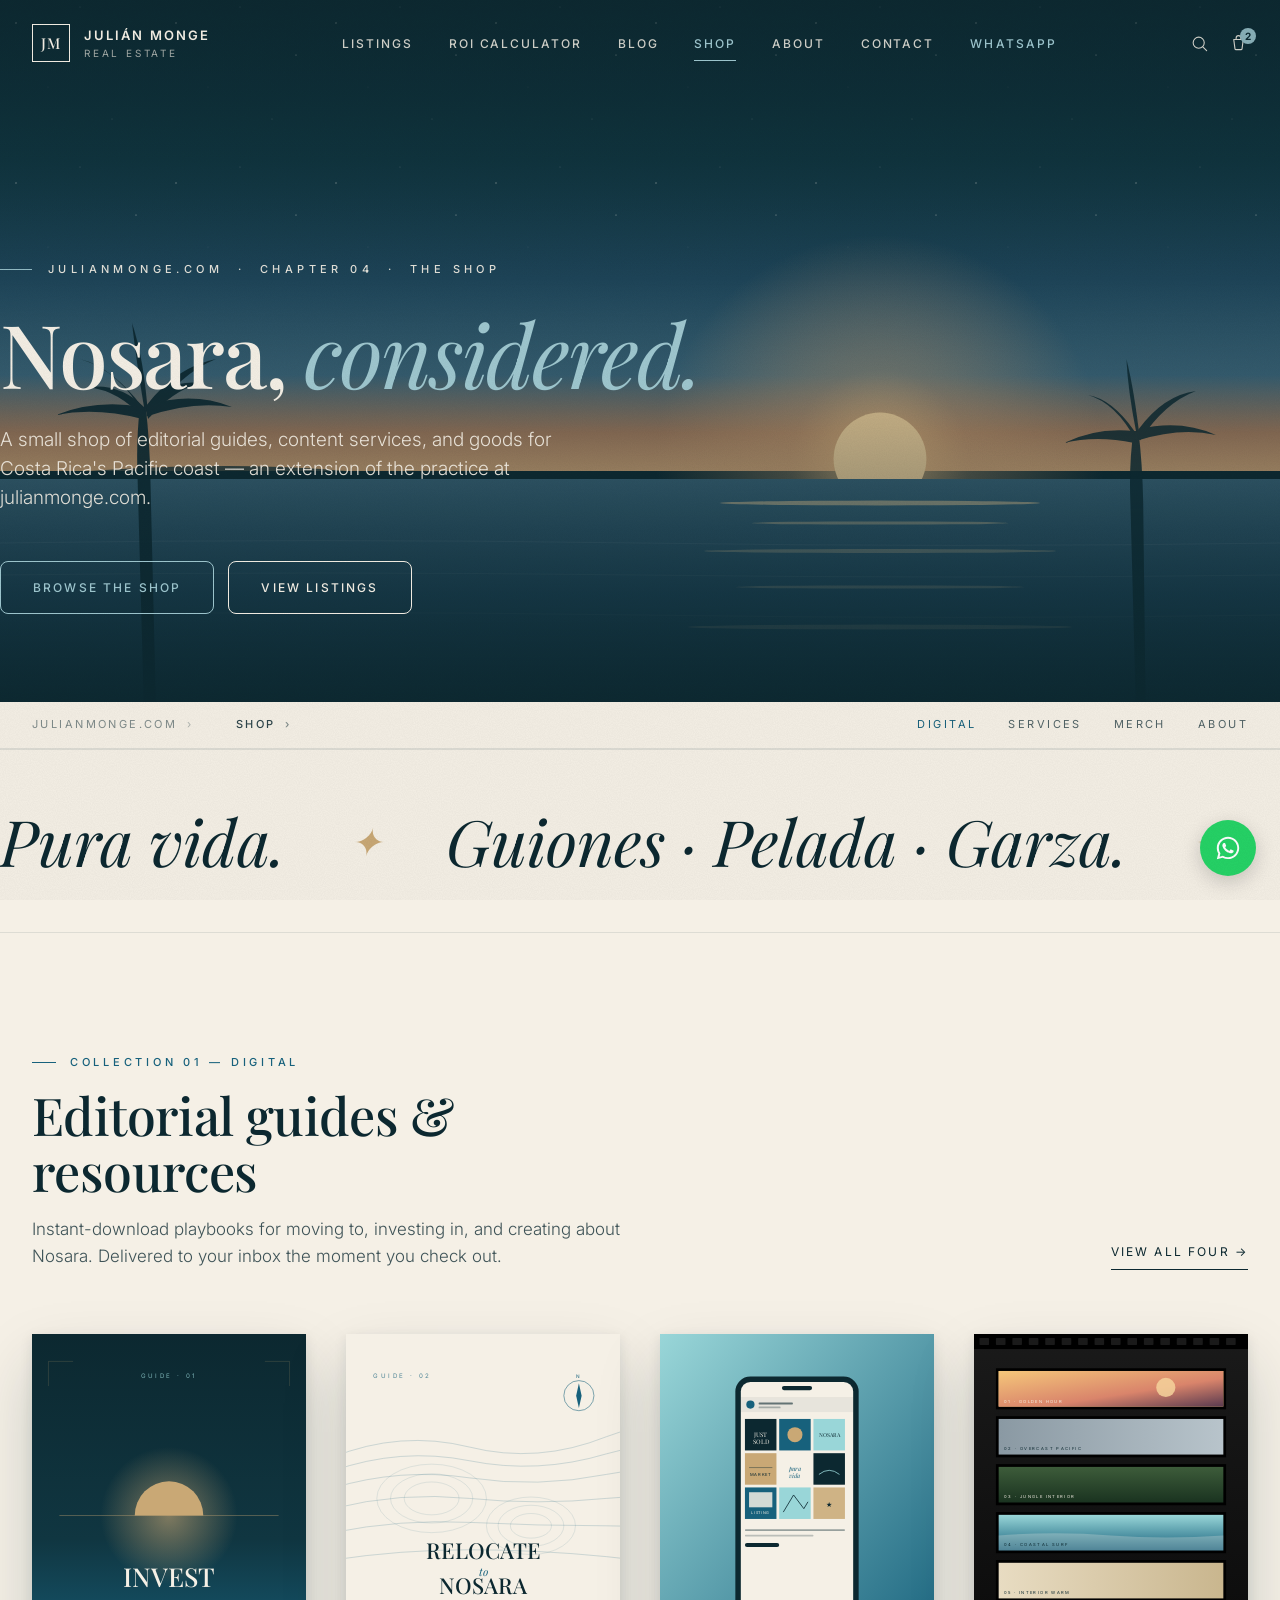
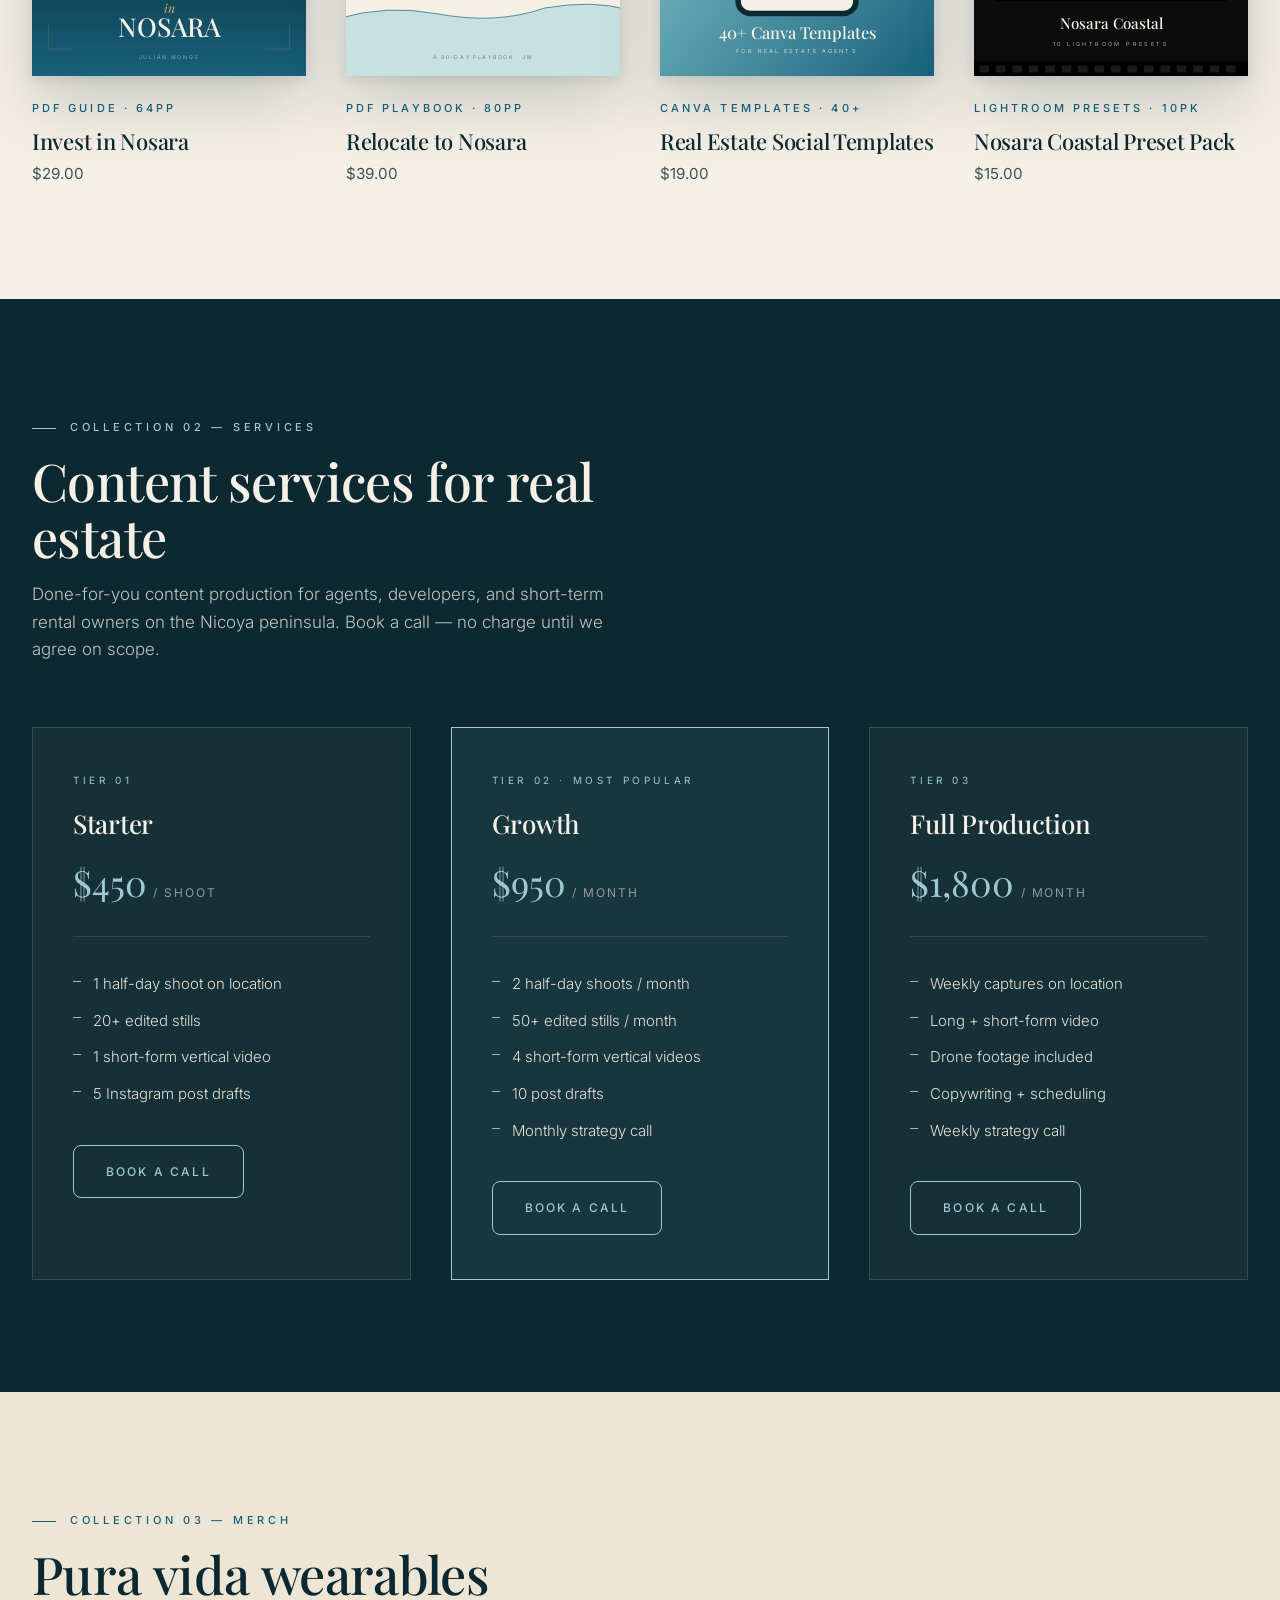
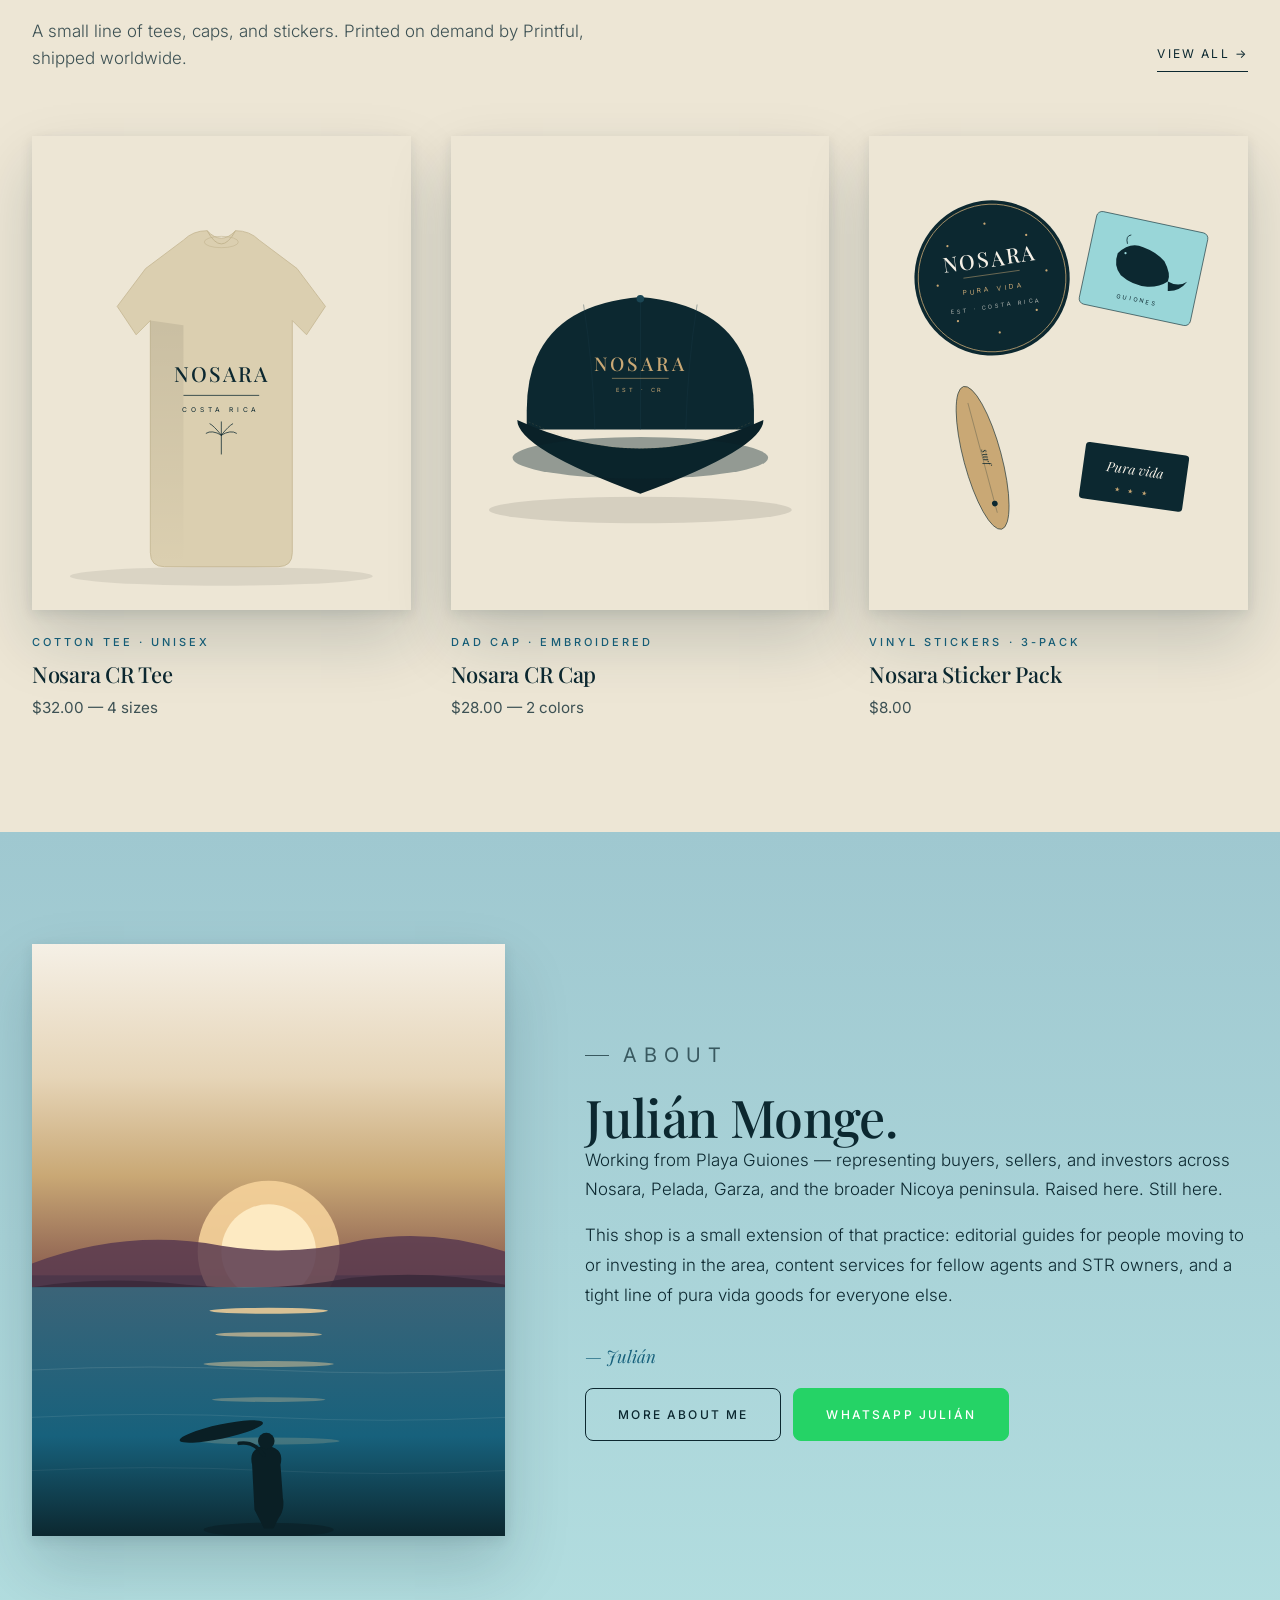
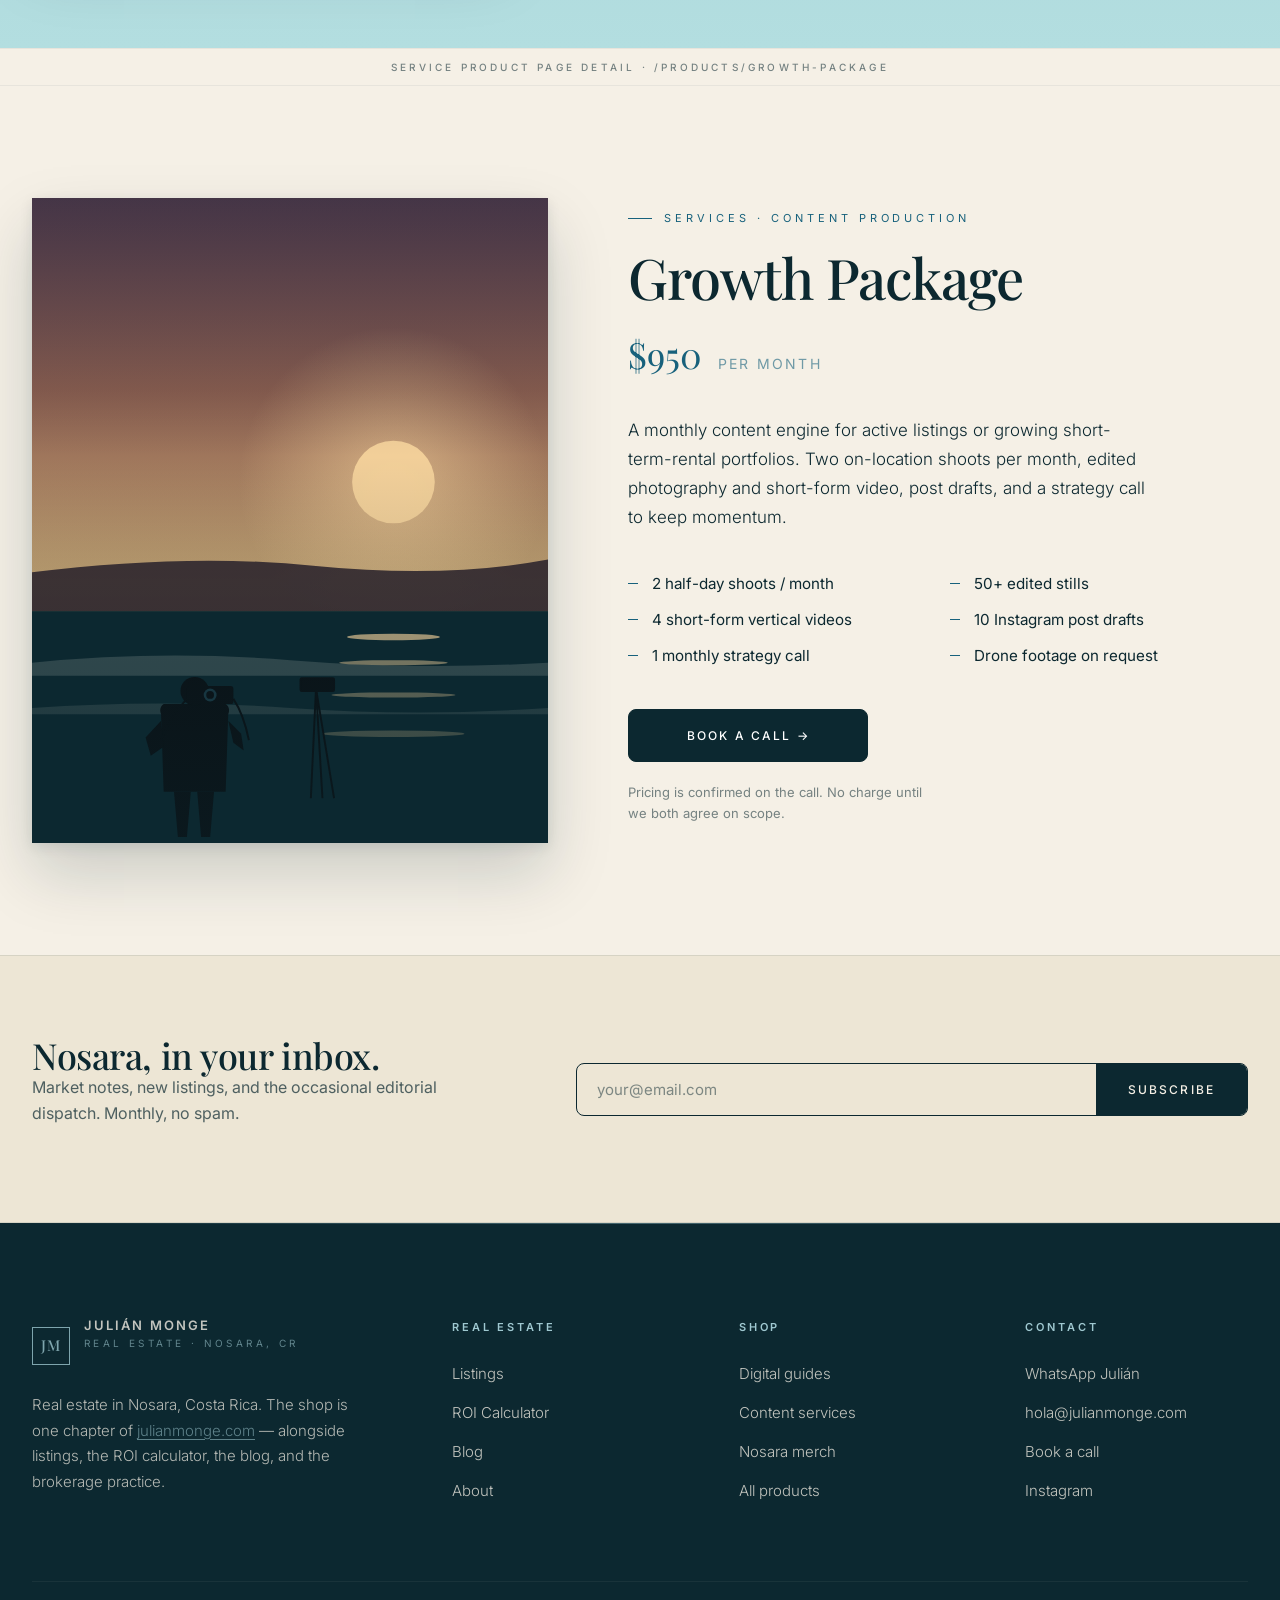
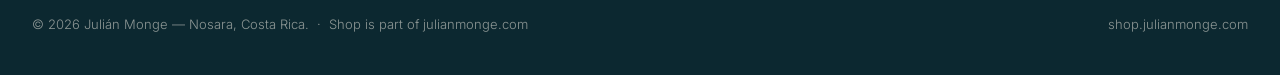
<file: mockup/editorial.html>
<!doctype html>
<html lang="en">
<head>
<meta charset="utf-8">
<meta name="viewport" content="width=device-width, initial-scale=1, viewport-fit=cover">
<title>Shop — Julián Monge · Real Estate</title>
<meta name="description" content="Shop — a chapter of julianmonge.com. Editorial guides, content services, and goods for Costa Rica's Pacific coast, from Julián Monge.">

<meta property="og:type" content="website">
<meta property="og:title" content="Shop — Julián Monge · Real Estate">
<meta property="og:description" content="Editorial guides, content services, and goods for Nosara, Costa Rica.">

<link rel="preconnect" href="https://fonts.googleapis.com">
<link rel="preconnect" href="https://fonts.gstatic.com" crossorigin>
<link rel="stylesheet" href="https://fonts.googleapis.com/css2?family=Playfair+Display:ital,wght@0,400;0,500;0,600;0,700;1,400&family=Inter:wght@300;400;500;600;700&display=swap">

<style>
  :root {
    --deep-teal: #0C2830;
    --deep-teal-2: #103641;
    --ocean: #17617C;
    --ocean-light: #2a8aa6;
    --light-teal: #9FC8D0;
    --light-teal-2: #B6D6DC;
    --off-white: #F5F0E6;
    --off-white-2: #EDE6D5;
    --white: #FFFFFF;
    --gold: #C9A875;
    --gold-deep: #A88654;
    --terracotta: #C2725A;
    --whatsapp: #25D366;
    --rule: rgba(12, 40, 48, 0.10);
    --rule-strong: rgba(12, 40, 48, 0.20);
    --serif: 'Playfair Display', Georgia, serif;
    --sans: 'Inter', system-ui, -apple-system, sans-serif;
    --shadow-card: 0 1px 2px rgba(12,40,48,0.04), 0 8px 24px rgba(12,40,48,0.06);
    --shadow-cover: 0 4px 12px rgba(12,40,48,0.10), 0 30px 60px rgba(12,40,48,0.18);
    --btn-radius: 8px;
  }

  * { box-sizing: border-box; }
  html, body { margin: 0; padding: 0; }
  body {
    background: var(--off-white);
    color: var(--deep-teal);
    font-family: var(--sans);
    font-weight: 400;
    line-height: 1.6;
    -webkit-font-smoothing: antialiased;
    -moz-osx-font-smoothing: grayscale;
    overflow-x: hidden;
  }

  /* Grain overlay across the whole page — subtle film texture */
  body::before {
    content: "";
    position: fixed; inset: 0;
    background-image: url("data:image/svg+xml;utf8,<svg xmlns='http://www.w3.org/2000/svg' width='180' height='180'><filter id='n'><feTurbulence type='fractalNoise' baseFrequency='0.92' numOctaves='2' seed='3'/><feColorMatrix values='0 0 0 0 0   0 0 0 0 0   0 0 0 0 0   0 0 0 0.08 0'/></filter><rect width='100%25' height='100%25' filter='url(%23n)'/></svg>");
    opacity: 0.55;
    mix-blend-mode: multiply;
    pointer-events: none;
    z-index: 100;
  }

  h1, h2, h3, h4 {
    font-family: var(--serif);
    font-weight: 500;
    letter-spacing: -0.012em;
    color: var(--deep-teal);
    margin: 0;
  }
  h1 { font-size: clamp(2.5rem, 7vw, 5.5rem); line-height: 0.98; }
  h2 { font-size: clamp(2rem, 4.5vw, 3.25rem); line-height: 1.08; }
  h3 { font-size: clamp(1.25rem, 2.4vw, 1.625rem); line-height: 1.25; }
  p { margin: 0 0 1rem; }
  a { color: var(--ocean); text-decoration: none; transition: color 200ms ease; }
  a:hover { color: var(--deep-teal); }

  .container { max-width: 1320px; margin: 0 auto; padding: 0 2rem; }
  @media (max-width: 749px) { .container { padding: 0 1.25rem; } }

  /* ───────── PARENT-SITE HEADER (chapter header) ───────── */
  /* Mirrors julianmonge.com's transparent-over-hero header lockup
     so the shop reads as a section of the parent, not a separate site. */
  .pheader {
    position: fixed; top: 0; left: 0; right: 0; z-index: 80;
    color: var(--off-white);
    transition: background-color 240ms ease, color 240ms ease, border-color 240ms ease;
    border-bottom: 1px solid transparent;
  }
  .pheader.is-sticky {
    color: var(--deep-teal);
    background-color: rgba(245,240,230,0.92);
    backdrop-filter: blur(14px) saturate(140%);
    -webkit-backdrop-filter: blur(14px) saturate(140%);
    border-bottom-color: var(--rule);
  }
  .pheader.is-sticky .pnav .whatsapp,
  .pheader.is-sticky .pnav a[aria-current="page"] { color: var(--ocean); }
  .pheader.is-sticky .pnav a[aria-current="page"]::after { background: var(--ocean); }
  .pheader.is-sticky .pnav a:hover,
  .pheader.is-sticky .icon-btn:hover { color: var(--ocean); }
  .pheader.is-sticky .cart-badge { background: var(--deep-teal); color: var(--off-white); }
  .pheader__inner {
    display: grid; grid-template-columns: auto 1fr auto;
    align-items: center; gap: 2rem;
    padding: 1.5rem 2rem;
    max-width: 1440px; margin: 0 auto;
  }
  .lockup {
    display: inline-flex; align-items: center; gap: 0.875rem;
    text-decoration: none; color: inherit;
  }
  .lockup__badge {
    width: 38px; height: 38px;
    border: 1px solid currentColor;
    display: flex; align-items: center; justify-content: center;
    font-family: var(--serif);
    font-weight: 500;
    font-size: 0.9375rem;
    letter-spacing: 0.04em;
    line-height: 1;
    flex-shrink: 0;
  }
  .lockup__words {
    display: flex; flex-direction: column;
    line-height: 1;
  }
  .lockup__words strong {
    font-family: var(--sans);
    font-weight: 600;
    font-size: 0.8125rem;
    letter-spacing: 0.16em;
    text-transform: uppercase;
  }
  .lockup__words small {
    font-family: var(--sans);
    font-weight: 400;
    font-size: 0.625rem;
    letter-spacing: 0.28em;
    text-transform: uppercase;
    opacity: 0.65;
    margin-top: 6px;
  }
  .pnav ul {
    list-style: none; margin: 0; padding: 0;
    display: flex; gap: 2.25rem;
    justify-content: center;
  }
  .pnav a {
    font-family: var(--sans);
    font-size: 0.75rem;
    font-weight: 500;
    letter-spacing: 0.16em;
    text-transform: uppercase;
    color: inherit;
    opacity: 0.85;
    padding: 0.5rem 0;
    position: relative;
    transition: opacity 200ms ease, color 200ms ease;
  }
  .pnav a:hover { opacity: 1; color: var(--light-teal); }
  .pnav a[aria-current="page"] {
    color: var(--light-teal); opacity: 1;
  }
  .pnav a[aria-current="page"]::after {
    content: ""; position: absolute; left: 0; right: 0; bottom: -2px;
    height: 1px; background: var(--light-teal);
  }
  .pnav .whatsapp {
    color: var(--light-teal); letter-spacing: 0.18em; opacity: 1;
  }
  .pheader__right { display: flex; align-items: center; gap: 1.25rem; }
  .icon-btn {
    color: inherit; opacity: 0.85;
    display: inline-flex; align-items: center;
    position: relative;
  }
  .icon-btn:hover { opacity: 1; color: var(--light-teal); }
  .cart-badge {
    position: absolute; top: -6px; right: -8px;
    background: var(--light-teal); color: var(--deep-teal);
    font-size: 0.625rem; font-weight: 700;
    width: 16px; height: 16px; border-radius: 50%;
    display: flex; align-items: center; justify-content: center;
    font-family: var(--sans);
  }
  .icon { width: 19px; height: 19px; stroke: currentColor; fill: none; stroke-width: 1.4; stroke-linecap: round; stroke-linejoin: round; }

  /* When scrolled past hero, an opaque sticky version of the header takes over */
  .pheader--sticky {
    position: sticky; top: 0; z-index: 70;
    color: var(--deep-teal);
    background: rgba(245,240,230,0.92);
    backdrop-filter: blur(14px) saturate(140%);
    -webkit-backdrop-filter: blur(14px) saturate(140%);
    border-bottom: 1px solid var(--rule);
  }
  .pheader--sticky .pnav .whatsapp,
  .pheader--sticky .pnav a[aria-current="page"] { color: var(--ocean); }
  .pheader--sticky .pnav a[aria-current="page"]::after { background: var(--ocean); }
  .pheader--sticky .pnav a:hover,
  .pheader--sticky .icon-btn:hover { color: var(--ocean); }

  /* Shop sub-nav: visible only after primary header — shows shop sections */
  .subnav {
    position: sticky; top: 78px; z-index: 65;
    background: var(--off-white);
    border-bottom: 1px solid var(--rule);
  }
  .subnav__inner {
    display: flex; align-items: center; gap: 2rem;
    padding: 0.875rem 2rem;
    max-width: 1440px; margin: 0 auto;
    font-family: var(--sans);
    font-size: 0.6875rem;
    letter-spacing: 0.22em;
    text-transform: uppercase;
  }
  .subnav__crumb { opacity: 0.5; }
  .subnav__crumb::after { content: "›"; margin: 0 0.625rem; opacity: 0.6; }
  .subnav a {
    color: var(--deep-teal); opacity: 0.7;
    transition: opacity 180ms ease, color 180ms ease;
  }
  .subnav a:hover, .subnav a.is-active { opacity: 1; color: var(--ocean); }
  .subnav__divider { flex: 1; }

  @media (max-width: 899px) {
    .pheader__inner { grid-template-columns: auto 1fr auto; padding: 1.125rem 1.25rem; gap: 1rem; }
    .pnav { display: none; }
    .subnav__inner { padding: 0.75rem 1.25rem; gap: 1rem; overflow-x: auto; white-space: nowrap; }
  }

  /* ───────── HERO (chapter intro — quieter than parent's photo hero) ───────── */
  .hero {
    position: relative;
    min-height: 78vh;
    display: flex; align-items: end;
    overflow: hidden;
    color: var(--off-white);
    background: #0C2830;
  }
  .hero__svg { position: absolute; inset: 0; width: 100%; height: 100%; }
  .hero__inner {
    position: relative; z-index: 2;
    padding: 10rem 0 5.5rem;
    width: 100%;
  }
  .hero__eyebrow {
    font-family: var(--sans);
    font-size: 0.6875rem;
    font-weight: 500;
    letter-spacing: 0.4em;
    text-transform: uppercase;
    margin: 0 0 2rem;
    opacity: 0.92;
    display: inline-flex; align-items: center; gap: 1rem;
  }
  .hero__eyebrow::before {
    content: ""; display: inline-block;
    width: 32px; height: 1px; background: var(--light-teal);
  }
  .hero h1 {
    color: var(--off-white);
    max-width: 14ch;
    margin-bottom: 1.75rem;
    font-weight: 500;
    letter-spacing: -0.025em;
  }
  .hero h1 em {
    font-style: italic;
    color: var(--light-teal);
    font-weight: 400;
  }
  .hero__lede {
    font-size: 1.1875rem;
    max-width: 50ch;
    opacity: 0.92;
    line-height: 1.55;
    margin-bottom: 3rem;
    font-weight: 300;
  }
  .hero__ctas { display: flex; flex-wrap: wrap; gap: 0.875rem; }
  .hero__scroll {
    position: absolute; bottom: 2rem; left: 50%;
    transform: translateX(-50%);
    font-family: var(--sans);
    font-size: 0.625rem;
    letter-spacing: 0.32em;
    text-transform: uppercase;
    opacity: 0.6;
    z-index: 3;
    display: flex; flex-direction: column; align-items: center; gap: 0.5rem;
  }
  .hero__scroll-line {
    width: 1px; height: 32px;
    background: linear-gradient(to bottom, transparent, var(--off-white));
    animation: pulse 2s ease-in-out infinite;
  }
  @keyframes pulse {
    0%, 100% { opacity: 0.3; transform: scaleY(0.8); }
    50% { opacity: 1; transform: scaleY(1); }
  }

  /* ───────── BUTTONS ───────── */
  .btn {
    display: inline-flex; align-items: center; justify-content: center;
    padding: 1rem 2rem;
    font-family: var(--sans);
    font-size: 0.75rem;
    font-weight: 500;
    letter-spacing: 0.18em;
    text-transform: uppercase;
    border: 1px solid currentColor;
    cursor: pointer;
    transition: all 220ms cubic-bezier(0.2, 0.7, 0.3, 1);
    border-radius: var(--btn-radius);
    text-decoration: none;
    position: relative; overflow: hidden;
  }
  .btn--whatsapp {
    background: var(--whatsapp);
    color: var(--white);
    border-color: var(--whatsapp);
  }
  .btn--whatsapp:hover { background: #1eb955; border-color: #1eb955; transform: translateY(-1px); }

  /* ───────── FLOATING WHATSAPP (matches parent site) ───────── */
  .wa-float {
    position: fixed; bottom: 1.5rem; right: 1.5rem;
    width: 56px; height: 56px; border-radius: 50%;
    background: var(--whatsapp); color: var(--white);
    display: inline-flex; align-items: center; justify-content: center;
    box-shadow: 0 6px 20px rgba(0,0,0,0.18);
    z-index: 90;
    transition: transform 200ms ease, box-shadow 200ms ease;
  }
  .wa-float:hover {
    transform: translateY(-2px) scale(1.04);
    box-shadow: 0 10px 28px rgba(0,0,0,0.22);
    color: var(--white);
  }
  .wa-float svg { width: 28px; height: 28px; fill: currentColor; }
  .btn--primary {
    background: var(--deep-teal);
    color: var(--white);
    border-color: var(--deep-teal);
  }
  .btn--primary:hover { background: var(--ocean); border-color: var(--ocean); color: var(--white); transform: translateY(-1px); }
  .btn--ghost {
    background: transparent;
    color: var(--off-white);
    border-color: var(--off-white);
  }
  .btn--ghost:hover { background: var(--off-white); color: var(--deep-teal); }
  .btn--ghost-teal {
    background: transparent;
    color: var(--light-teal);
    border-color: var(--light-teal);
  }
  .btn--ghost-teal:hover { background: var(--light-teal); color: var(--deep-teal); }
  .btn--secondary {
    background: transparent;
    color: var(--deep-teal);
    border-color: var(--deep-teal);
  }
  .btn--secondary:hover { background: var(--deep-teal); color: var(--white); }

  /* ───────── SECTIONS ───────── */
  .section { padding: 7rem 0; position: relative; }
  .section--tight { padding: 4rem 0; }
  .section--teal { background: var(--deep-teal); color: var(--off-white); }
  .section--teal h2, .section--teal h3, .section--teal h4 { color: var(--off-white); }
  .section--light-teal { background: linear-gradient(180deg, var(--light-teal) 0%, #b3dee0 100%); }
  .section--cream { background: var(--off-white-2); }
  @media (max-width: 749px) { .section { padding: 4.5rem 0; } }

  .section__head {
    display: flex; align-items: end; justify-content: space-between;
    margin-bottom: 4rem; gap: 3rem;
  }
  .section__head-text { max-width: 60ch; }
  .section__eyebrow {
    font-size: 0.6875rem;
    font-weight: 500;
    letter-spacing: 0.34em;
    text-transform: uppercase;
    color: var(--ocean);
    margin: 0 0 1rem;
    display: inline-flex; align-items: center; gap: 0.875rem;
  }
  .section__eyebrow::before {
    content: ""; display: inline-block;
    width: 24px; height: 1px; background: currentColor;
  }
  .section--teal .section__eyebrow { color: var(--light-teal); }
  .section__desc {
    font-size: 1.0625rem;
    opacity: 0.78;
    line-height: 1.6;
    margin: 1rem 0 0;
    font-weight: 300;
  }
  .section__cta {
    white-space: nowrap;
    font-family: var(--sans);
    font-size: 0.75rem;
    letter-spacing: 0.18em;
    text-transform: uppercase;
    color: var(--deep-teal);
    border-bottom: 1px solid var(--deep-teal);
    padding-bottom: 0.5rem;
    transition: opacity 200ms ease;
  }
  .section__cta:hover { opacity: 0.55; }
  .section--teal .section__cta { color: var(--light-teal); border-color: var(--light-teal); }
  @media (max-width: 749px) {
    .section__head { flex-direction: column; align-items: start; margin-bottom: 2.5rem; }
  }

  /* ───────── PRODUCT GRID ───────── */
  .grid {
    display: grid;
    grid-template-columns: repeat(4, minmax(0, 1fr));
    gap: 2.5rem;
  }
  .grid--3 { grid-template-columns: repeat(3, minmax(0, 1fr)); }
  @media (max-width: 1099px) { .grid { grid-template-columns: repeat(2, minmax(0, 1fr)); } }
  @media (max-width: 749px) { .grid, .grid--3 { grid-template-columns: 1fr; gap: 3rem; } }

  .card {
    display: flex; flex-direction: column;
    text-decoration: none; color: inherit;
    transition: transform 280ms ease;
  }
  .card:hover { transform: translateY(-4px); }
  .card__media {
    aspect-ratio: 4 / 5;
    width: 100%;
    background: var(--white);
    box-shadow: var(--shadow-cover);
    margin-bottom: 1.5rem;
    position: relative;
    overflow: hidden;
  }
  .section--teal .card__media { box-shadow: 0 4px 12px rgba(0,0,0,0.3), 0 24px 48px rgba(0,0,0,0.35); }
  .card__media svg, .card__media img {
    width: 100%; height: 100%;
    display: block;
    object-fit: cover;
  }
  .card__type {
    font-size: 0.6875rem;
    letter-spacing: 0.28em;
    text-transform: uppercase;
    color: var(--ocean);
    margin: 0 0 0.625rem;
    font-weight: 500;
  }
  .section--teal .card__type { color: var(--light-teal); }
  .card__title { font-family: var(--serif); font-size: 1.375rem; font-weight: 500; margin: 0 0 0.5rem; line-height: 1.2; }
  .card__price { font-size: 0.95rem; opacity: 0.78; margin: 0; font-family: var(--sans); }

  /* ───────── SERVICE BLOCK ───────── */
  .service-card {
    background: rgba(245,240,230,0.04);
    border: 1px solid rgba(245,240,230,0.14);
    padding: 2.75rem 2.5rem;
    display: flex; flex-direction: column; gap: 1.25rem;
    color: var(--off-white);
    position: relative;
    transition: border-color 240ms ease, background 240ms ease, transform 240ms ease;
  }
  .service-card:hover { border-color: var(--light-teal); background: rgba(245,240,230,0.06); transform: translateY(-3px); }
  .service-card__tier {
    font-size: 0.625rem; letter-spacing: 0.36em; text-transform: uppercase;
    color: var(--light-teal); margin: 0;
  }
  .service-card h3 { font-size: 1.625rem; margin: 0; color: var(--off-white); letter-spacing: -0.01em; }
  .service-card__price {
    font-family: var(--serif); font-size: 2.25rem; font-weight: 400;
    color: var(--light-teal); line-height: 1;
    margin: 0.25rem 0 0.5rem;
  }
  .service-card__price small {
    font-size: 0.75rem; letter-spacing: 0.16em; text-transform: uppercase;
    color: var(--off-white); opacity: 0.55; font-family: var(--sans);
    margin-left: 0.4rem;
  }
  .service-card__hr { border: 0; height: 1px; background: rgba(245,240,230,0.12); margin: 0.5rem 0; }
  .service-card ul { margin: 0; padding-left: 0; list-style: none; font-size: 0.9375rem; font-weight: 300; opacity: 0.92; }
  .service-card li { padding: 0.4rem 0 0.4rem 1.25rem; position: relative; }
  .service-card li::before {
    content: ""; position: absolute; left: 0; top: 0.95rem;
    width: 8px; height: 1px; background: var(--light-teal);
  }
  .service-card .btn { align-self: start; margin-top: 0.75rem; }

  /* ───────── SERVICE PRODUCT PAGE ───────── */
  .svc-page {
    display: grid; grid-template-columns: 5fr 6fr;
    gap: 5rem; align-items: center;
  }
  @media (max-width: 999px) { .svc-page { grid-template-columns: 1fr; gap: 3rem; } }
  .svc-page__media {
    aspect-ratio: 4/5; width: 100%;
    box-shadow: var(--shadow-cover);
    position: relative; overflow: hidden;
    background: var(--deep-teal);
  }
  .svc-page__media img { width: 100%; height: 100%; object-fit: cover; display: block; }
  .svc-page__media-fallback {
    position: absolute; inset: 0;
    background:
      radial-gradient(at 70% 30%, rgba(245,240,230,0.18), transparent 50%),
      linear-gradient(180deg, #1a4654 0%, #0C2830 100%);
  }
  .svc-page__eyebrow {
    font-size: 0.6875rem; letter-spacing: 0.36em;
    text-transform: uppercase; color: var(--ocean);
    margin: 0 0 1.25rem;
    display: inline-flex; align-items: center; gap: 0.75rem;
  }
  .svc-page__eyebrow::before {
    content: ""; width: 24px; height: 1px; background: currentColor;
  }
  .svc-page__title { font-size: clamp(2.25rem, 4.5vw, 3.5rem); margin: 0 0 1.25rem; letter-spacing: -0.02em; line-height: 1.05; }
  .svc-page__price {
    font-family: var(--serif); font-size: 2.25rem;
    color: var(--ocean); margin: 0 0 2rem;
    font-weight: 400;
  }
  .svc-page__desc { margin-bottom: 2.5rem; line-height: 1.7; font-size: 1.0625rem; max-width: 52ch; font-weight: 300; }
  .svc-page__list {
    list-style: none; padding: 0; margin: 0 0 2.5rem;
    display: grid; grid-template-columns: 1fr 1fr; gap: 0.75rem 1.5rem;
  }
  @media (max-width: 599px) { .svc-page__list { grid-template-columns: 1fr; } }
  .svc-page__list li {
    padding-left: 1.5rem; position: relative; font-size: 0.95rem;
  }
  .svc-page__list li::before {
    content: ""; position: absolute; left: 0; top: 0.7rem;
    width: 10px; height: 1px; background: var(--ocean);
  }
  .svc-page__cta { min-width: 240px; }
  .svc-page__note {
    margin-top: 1.25rem; font-size: 0.8125rem;
    color: rgba(12,40,48,0.55); max-width: 38ch;
  }

  /* ───────── ABOUT STRIP ───────── */
  .about {
    display: grid; grid-template-columns: 5fr 7fr;
    gap: 5rem; align-items: center;
  }
  @media (max-width: 899px) { .about { grid-template-columns: 1fr; gap: 2.5rem; } }
  .about__portrait {
    aspect-ratio: 4/5;
    box-shadow: var(--shadow-cover);
    overflow: hidden;
    position: relative;
    background: var(--deep-teal);
  }
  .about__portrait svg { width: 100%; height: 100%; display: block; }
  .about__body p { font-size: 1.0625rem; line-height: 1.75; font-weight: 300; }
  .about__body p:first-of-type { font-size: 1.25rem; font-weight: 400; }
  .about__sig {
    margin-top: 2rem;
    font-family: var(--serif);
    font-style: italic;
    font-size: 1.5rem;
    color: var(--ocean);
  }

  /* ───────── EDITORIAL CALLOUT ───────── */
  .marquee {
    overflow: hidden; padding: 2.5rem 0;
    border-top: 1px solid var(--rule);
    border-bottom: 1px solid var(--rule);
    background: var(--off-white);
  }
  .marquee__track {
    display: flex; gap: 4rem;
    white-space: nowrap;
    font-family: var(--serif);
    font-size: clamp(2.25rem, 5vw, 4rem);
    font-style: italic;
    font-weight: 400;
    color: var(--deep-teal);
    animation: marquee 36s linear infinite;
  }
  .marquee__track span { display: inline-flex; align-items: center; gap: 4rem; }
  .marquee__track span::after { content: "✦"; color: var(--gold); font-size: 0.6em; }
  @keyframes marquee { from { transform: translateX(0); } to { transform: translateX(-50%); } }

  /* ───────── FOOTER ───────── */
  .footer {
    background: var(--deep-teal);
    color: var(--off-white);
    padding: 6rem 0 2.5rem;
    position: relative;
    overflow: hidden;
  }
  .footer::before {
    content: "";
    position: absolute; top: 0; left: 0; right: 0; height: 1px;
    background: linear-gradient(90deg, transparent, var(--light-teal), transparent);
    opacity: 0.4;
  }
  .footer__top {
    display: grid;
    grid-template-columns: 1.6fr 1fr 1fr 1fr;
    gap: 4rem;
    margin-bottom: 4rem;
  }
  @media (max-width: 899px) { .footer__top { grid-template-columns: 1fr 1fr; gap: 2.5rem; } }
  @media (max-width: 549px) { .footer__top { grid-template-columns: 1fr; } }

  .footer__brand-mark {
    font-family: var(--serif); font-size: 1.875rem;
    color: var(--off-white); margin: 0 0 0.5rem;
    letter-spacing: 0.04em; font-weight: 500;
  }
  .footer__brand small {
    display: block;
    font-family: var(--sans); font-size: 0.625rem;
    letter-spacing: 0.34em; text-transform: uppercase;
    opacity: 0.55; margin-bottom: 1.5rem;
  }
  .footer__brand p { font-size: 0.9375rem; opacity: 0.72; max-width: 36ch; line-height: 1.7; font-weight: 300; }

  .footer h4 {
    font-family: var(--sans); font-size: 0.6875rem;
    letter-spacing: 0.26em; text-transform: uppercase;
    color: var(--light-teal); font-weight: 600;
    margin: 0 0 1.5rem;
  }
  .footer ul { list-style: none; padding: 0; margin: 0; }
  .footer li { margin-bottom: 0.85rem; }
  .footer a { color: var(--off-white); font-size: 0.9375rem; opacity: 0.78; font-weight: 300; transition: opacity 200ms ease; }
  .footer a:hover { color: var(--light-teal); opacity: 1; }

  .footer__bottom {
    border-top: 1px solid rgba(245,240,230,0.10);
    padding-top: 2rem;
    display: flex; justify-content: space-between;
    align-items: center;
    font-size: 0.8125rem; opacity: 0.55;
    font-weight: 300;
  }
  @media (max-width: 599px) { .footer__bottom { flex-direction: column; gap: 0.75rem; text-align: center; } }

  /* ───────── MOCKUP SECTION DIVIDERS ───────── */
  .annotation {
    background: var(--off-white);
    color: var(--deep-teal);
    padding: 0.625rem 1.25rem;
    font-family: var(--sans);
    font-size: 0.625rem;
    font-weight: 500;
    letter-spacing: 0.32em;
    text-transform: uppercase;
    text-align: center;
    border-top: 1px solid var(--rule);
    border-bottom: 1px solid var(--rule);
    opacity: 0.55;
  }

  /* Newsletter strip */
  .newsletter {
    background: var(--off-white-2);
    padding: 5rem 0;
    border-top: 1px solid var(--rule);
    border-bottom: 1px solid var(--rule);
  }
  .newsletter__inner {
    display: grid; grid-template-columns: 5fr 7fr; gap: 4rem; align-items: center;
  }
  @media (max-width: 749px) { .newsletter__inner { grid-template-columns: 1fr; gap: 1.5rem; } }
  .newsletter h2 { font-size: clamp(1.625rem, 3vw, 2.25rem); }
  .newsletter p { opacity: 0.7; font-size: 1rem; max-width: 44ch; }
  .newsletter__form {
    display: flex; gap: 0;
    border: 1px solid var(--deep-teal);
    border-radius: var(--btn-radius);
    overflow: hidden;
  }
  .newsletter__form input {
    flex: 1; padding: 1rem 1.25rem;
    border: 0; background: transparent;
    font-family: var(--sans); font-size: 0.9375rem;
    color: var(--deep-teal);
  }
  .newsletter__form input:focus { outline: none; }
  .newsletter__form input::placeholder { color: rgba(12,40,48,0.5); }
  .newsletter__form button {
    background: var(--deep-teal); color: var(--off-white);
    border: 0; padding: 1rem 2rem;
    font-family: var(--sans); font-size: 0.75rem;
    letter-spacing: 0.18em; text-transform: uppercase; font-weight: 500;
    cursor: pointer; transition: background 200ms ease;
  }
  .newsletter__form button:hover { background: var(--ocean); }
</style>
</head>
<body>

<!-- ═════════ HERO ═════════ -->
<section class="hero">
  <!-- Parent header sits OVER the hero, matching julianmonge.com's transparent lockup -->
  <header class="pheader" role="banner">
    <div class="pheader__inner">
      <a href="https://julianmonge.com" class="lockup" aria-label="Julián Monge — Real Estate">
        <span class="lockup__badge">JM</span>
        <span class="lockup__words">
          <strong>JULIÁN MONGE</strong>
          <small>REAL ESTATE</small>
        </span>
      </a>
      <nav class="pnav" aria-label="Primary">
        <ul>
          <li><a href="https://julianmonge.com/listings">Listings</a></li>
          <li><a href="https://julianmonge.com/roi">ROI Calculator</a></li>
          <li><a href="https://julianmonge.com/blog">Blog</a></li>
          <li><a href="#" aria-current="page">Shop</a></li>
          <li><a href="https://julianmonge.com/about">About</a></li>
          <li><a href="https://julianmonge.com/contact">Contact</a></li>
          <li><a href="https://wa.me/506" class="whatsapp">WhatsApp</a></li>
        </ul>
      </nav>
      <div class="pheader__right">
        <a href="#search" class="icon-btn" aria-label="Search">
          <svg class="icon" viewBox="0 0 24 24"><circle cx="11" cy="11" r="7"/><line x1="21" y1="21" x2="16.5" y2="16.5"/></svg>
        </a>
        <a href="#cart" class="icon-btn" aria-label="Cart">
          <svg class="icon" viewBox="0 0 24 24"><path d="M6 7h12l-1.5 11.5a1.5 1.5 0 0 1-1.5 1.3H9a1.5 1.5 0 0 1-1.5-1.3L6 7zM9 7V5a3 3 0 0 1 6 0v2"/></svg>
          <span class="cart-badge">2</span>
        </a>
      </div>
    </div>
  </header>

  <!-- Layered SVG sunset over horizon with palms -->
  <svg class="hero__svg" viewBox="0 0 1600 900" preserveAspectRatio="xMidYMid slice" xmlns="http://www.w3.org/2000/svg" aria-hidden="true">
    <defs>
      <linearGradient id="sky" x1="0" y1="0" x2="0" y2="1">
        <stop offset="0%" stop-color="#0C2830"/>
        <stop offset="35%" stop-color="#103641"/>
        <stop offset="60%" stop-color="#1d4458"/>
        <stop offset="80%" stop-color="#3b6478"/>
        <stop offset="92%" stop-color="#a87c5c"/>
        <stop offset="100%" stop-color="#d4a373"/>
      </linearGradient>
      <radialGradient id="sunGlow" cx="50%" cy="50%" r="50%">
        <stop offset="0%" stop-color="#f0c282" stop-opacity="0.9"/>
        <stop offset="40%" stop-color="#d4a373" stop-opacity="0.4"/>
        <stop offset="100%" stop-color="#d4a373" stop-opacity="0"/>
      </radialGradient>
      <linearGradient id="water" x1="0" y1="0" x2="0" y2="1">
        <stop offset="0%" stop-color="#3b6478"/>
        <stop offset="50%" stop-color="#1d4458"/>
        <stop offset="100%" stop-color="#0C2830"/>
      </linearGradient>
      <linearGradient id="vignette" x1="0" y1="0" x2="0" y2="1">
        <stop offset="0%" stop-color="#0C2830" stop-opacity="0.55"/>
        <stop offset="40%" stop-color="#0C2830" stop-opacity="0.0"/>
        <stop offset="100%" stop-color="#0C2830" stop-opacity="0.7"/>
      </linearGradient>
      <pattern id="stars" x="0" y="0" width="200" height="200" patternUnits="userSpaceOnUse">
        <circle cx="20" cy="40" r="0.8" fill="#F5F0E6" opacity="0.6"/>
        <circle cx="100" cy="20" r="0.5" fill="#F5F0E6" opacity="0.5"/>
        <circle cx="170" cy="80" r="0.7" fill="#F5F0E6" opacity="0.7"/>
        <circle cx="60" cy="120" r="0.4" fill="#F5F0E6" opacity="0.4"/>
        <circle cx="140" cy="160" r="0.5" fill="#F5F0E6" opacity="0.5"/>
      </pattern>
    </defs>

    <!-- Sky -->
    <rect width="1600" height="600" fill="url(#sky)"/>
    <rect width="1600" height="350" fill="url(#stars)"/>

    <!-- Sun glow + disc -->
    <circle cx="1100" cy="585" r="280" fill="url(#sunGlow)"/>
    <circle cx="1100" cy="585" r="58" fill="#f5d29b"/>

    <!-- Distant headland -->
    <path d="M0,610 Q280,580 480,605 T900,610 L900,640 L0,640 Z" fill="#0C2830" opacity="0.75"/>

    <!-- Water -->
    <rect y="610" width="1600" height="290" fill="url(#water)"/>

    <!-- Sun reflection ripples -->
    <ellipse cx="1100" cy="640" rx="200" ry="3" fill="#f5d29b" opacity="0.55"/>
    <ellipse cx="1100" cy="665" rx="160" ry="2" fill="#f5d29b" opacity="0.4"/>
    <ellipse cx="1100" cy="700" rx="220" ry="2.5" fill="#f5d29b" opacity="0.3"/>
    <ellipse cx="1100" cy="745" rx="180" ry="2" fill="#f5d29b" opacity="0.22"/>
    <ellipse cx="1100" cy="795" rx="240" ry="3" fill="#f5d29b" opacity="0.15"/>

    <!-- Wave lines on water -->
    <path d="M0,690 Q400,684 800,690 T1600,690" stroke="#F5F0E6" stroke-width="0.5" fill="none" opacity="0.18"/>
    <path d="M0,730 Q400,725 800,730 T1600,730" stroke="#F5F0E6" stroke-width="0.5" fill="none" opacity="0.14"/>
    <path d="M0,780 Q400,774 800,780 T1600,780" stroke="#F5F0E6" stroke-width="0.5" fill="none" opacity="0.10"/>

    <!-- Foreground palm tree silhouette (left) -->
    <g fill="#0C2830" opacity="0.92">
      <path d="M180,900 L172,610 Q170,560 175,520 L182,520 Q187,560 188,610 L195,900 Z"/>
      <!-- fronds -->
      <path d="M178,520 Q120,510 70,530 Q120,520 178,535 Z"/>
      <path d="M183,518 Q240,500 290,520 Q240,512 183,532 Z"/>
      <path d="M178,520 Q140,470 100,460 Q150,475 180,530 Z"/>
      <path d="M183,518 Q220,470 270,460 Q225,478 188,532 Z"/>
      <path d="M180,520 Q170,460 165,415 Q180,460 185,530 Z"/>
      <path d="M180,520 Q150,490 110,495 Q150,500 180,535 Z"/>
      <path d="M183,520 Q210,485 250,490 Q215,500 185,535 Z"/>
    </g>

    <!-- Foreground palm tree silhouette (right) -->
    <g fill="#0C2830" opacity="0.85">
      <path d="M1420,900 L1413,640 Q1411,590 1417,550 L1423,550 Q1428,590 1429,640 L1432,900 Z"/>
      <path d="M1418,550 Q1370,545 1330,565 Q1370,555 1418,565 Z"/>
      <path d="M1423,548 Q1475,535 1520,555 Q1475,545 1422,562 Z"/>
      <path d="M1418,550 Q1390,510 1360,505 Q1395,515 1420,562 Z"/>
      <path d="M1423,548 Q1455,505 1495,500 Q1455,515 1425,562 Z"/>
      <path d="M1420,550 Q1410,500 1408,460 Q1418,500 1425,562 Z"/>
    </g>

    <!-- Vignette overlay -->
    <rect width="1600" height="900" fill="url(#vignette)"/>
  </svg>

  <div class="container hero__inner">
    <p class="hero__eyebrow">JULIANMONGE.COM &nbsp;·&nbsp; CHAPTER 04 &nbsp;·&nbsp; THE SHOP</p>
    <h1>Nosara, <em>considered.</em></h1>
    <p class="hero__lede">A small shop of editorial guides, content services, and goods for Costa Rica's Pacific coast — an extension of the practice at julianmonge.com.</p>
    <div class="hero__ctas">
      <a class="btn btn--ghost-teal" href="#shop">Browse the shop</a>
      <a class="btn btn--ghost" href="https://julianmonge.com/listings">View listings</a>
    </div>
  </div>
</section>

<!-- Shop sub-nav: after the parent header, before the body -->
<nav class="subnav" aria-label="Shop sections">
  <div class="subnav__inner">
    <span class="subnav__crumb">julianmonge.com</span>
    <span class="subnav__crumb" style="color: var(--deep-teal); opacity: 0.85; font-weight: 500;">Shop</span>
    <span class="subnav__divider"></span>
    <a href="#shop" class="is-active">Digital</a>
    <a href="#services">Services</a>
    <a href="#merch">Merch</a>
    <a href="#about">About</a>
  </div>
</nav>

<!-- ═════════ MARQUEE ═════════ -->
<section class="marquee" aria-hidden="true">
  <div class="marquee__track">
    <span>Pura vida.</span>
    <span>Guiones · Pelada · Garza.</span>
    <span>The Nicoya Peninsula.</span>
    <span>Editorial real estate.</span>
    <span>Pura vida.</span>
    <span>Guiones · Pelada · Garza.</span>
    <span>The Nicoya Peninsula.</span>
    <span>Editorial real estate.</span>
  </div>
</section>

<!-- ═════════ DIGITAL GUIDES ═════════ -->
<section class="section" id="shop">
  <div class="container">
    <div class="section__head">
      <div class="section__head-text">
        <p class="section__eyebrow">Collection 01 — Digital</p>
        <h2>Editorial guides &amp; resources</h2>
        <p class="section__desc">Instant-download playbooks for moving to, investing in, and creating about Nosara. Delivered to your inbox the moment you check out.</p>
      </div>
      <a class="section__cta" href="#">View all four →</a>
    </div>

    <div class="grid">
      <!-- INVEST IN NOSARA — Editorial book cover -->
      <article class="card">
        <div class="card__media">
          <svg viewBox="0 0 400 500" xmlns="http://www.w3.org/2000/svg" preserveAspectRatio="xMidYMid slice">
            <defs>
              <linearGradient id="invest-bg" x1="0" y1="0" x2="0" y2="1">
                <stop offset="0%" stop-color="#0C2830"/>
                <stop offset="60%" stop-color="#103641"/>
                <stop offset="100%" stop-color="#17617C"/>
              </linearGradient>
              <radialGradient id="invest-sun" cx="50%" cy="50%" r="50%">
                <stop offset="0%" stop-color="#C9A875" stop-opacity="0.6"/>
                <stop offset="100%" stop-color="#C9A875" stop-opacity="0"/>
              </radialGradient>
            </defs>
            <rect width="400" height="500" fill="url(#invest-bg)"/>
            <!-- horizon -->
            <line x1="40" y1="265" x2="360" y2="265" stroke="#C9A875" stroke-width="0.8" opacity="0.7"/>
            <!-- sun halo -->
            <circle cx="200" cy="265" r="100" fill="url(#invest-sun)"/>
            <!-- half sun -->
            <path d="M150,265 A50,50 0 0 1 250,265 Z" fill="#C9A875"/>
            <!-- crop corners -->
            <line x1="24" y1="40" x2="60" y2="40" stroke="#C9A875" stroke-width="0.5" opacity="0.5"/>
            <line x1="24" y1="40" x2="24" y2="76" stroke="#C9A875" stroke-width="0.5" opacity="0.5"/>
            <line x1="376" y1="40" x2="340" y2="40" stroke="#C9A875" stroke-width="0.5" opacity="0.5"/>
            <line x1="376" y1="40" x2="376" y2="76" stroke="#C9A875" stroke-width="0.5" opacity="0.5"/>
            <line x1="24" y1="460" x2="60" y2="460" stroke="#C9A875" stroke-width="0.5" opacity="0.5"/>
            <line x1="24" y1="460" x2="24" y2="424" stroke="#C9A875" stroke-width="0.5" opacity="0.5"/>
            <line x1="376" y1="460" x2="340" y2="460" stroke="#C9A875" stroke-width="0.5" opacity="0.5"/>
            <line x1="376" y1="460" x2="376" y2="424" stroke="#C9A875" stroke-width="0.5" opacity="0.5"/>
            <!-- top eyebrow -->
            <text x="200" y="64" font-family="Inter, sans-serif" font-size="9" letter-spacing="3.5" fill="#99D6D8" text-anchor="middle" opacity="0.8">GUIDE · 01</text>
            <!-- title -->
            <text x="200" y="370" font-family="Playfair Display, serif" font-size="38" font-weight="500" fill="#F5F0E6" text-anchor="middle">INVEST</text>
            <text x="200" y="408" font-family="Playfair Display, serif" font-size="18" font-style="italic" fill="#C9A875" text-anchor="middle">in</text>
            <text x="200" y="442" font-family="Playfair Display, serif" font-size="38" font-weight="500" fill="#F5F0E6" text-anchor="middle">NOSARA</text>
            <!-- footer -->
            <text x="200" y="475" font-family="Inter, sans-serif" font-size="7.5" letter-spacing="2.5" fill="#F5F0E6" text-anchor="middle" opacity="0.55">JULIÁN MONGE</text>
          </svg>
        </div>
        <p class="card__type">PDF Guide · 64pp</p>
        <h3 class="card__title">Invest in Nosara</h3>
        <p class="card__price">$29.00</p>
      </article>

      <!-- RELOCATE TO NOSARA — Topographic map cover -->
      <article class="card">
        <div class="card__media">
          <svg viewBox="0 0 400 500" xmlns="http://www.w3.org/2000/svg" preserveAspectRatio="xMidYMid slice">
            <rect width="400" height="500" fill="#F5F0E6"/>
            <!-- topographic contour lines (Nicoya peninsula vibe) -->
            <g stroke="#17617C" stroke-width="0.5" fill="none" opacity="0.55">
              <path d="M-20,180 Q80,140 180,165 T380,150 T520,180"/>
              <path d="M-20,200 Q80,165 180,185 T380,175 T520,205"/>
              <path d="M-20,225 Q80,195 180,210 T380,205 T520,235"/>
              <path d="M-20,255 Q80,230 180,240 T380,240 T520,270"/>
              <path d="M-20,290 Q80,270 180,275 T380,280 T520,310"/>
              <path d="M-20,330 Q80,315 180,315 T380,325 T520,355"/>
            </g>
            <g stroke="#17617C" stroke-width="0.4" fill="none" opacity="0.4">
              <ellipse cx="125" cy="240" rx="80" ry="50"/>
              <ellipse cx="125" cy="240" rx="60" ry="36"/>
              <ellipse cx="125" cy="240" rx="40" ry="24"/>
              <ellipse cx="270" cy="280" rx="65" ry="42"/>
              <ellipse cx="270" cy="280" rx="48" ry="30"/>
              <ellipse cx="270" cy="280" rx="30" ry="18"/>
            </g>
            <!-- coast line -->
            <path d="M-10,415 Q60,395 130,408 Q220,425 290,400 Q360,388 410,402 L410,500 L-10,500 Z" fill="#99D6D8" opacity="0.5"/>
            <path d="M-10,415 Q60,395 130,408 Q220,425 290,400 Q360,388 410,402" stroke="#17617C" stroke-width="1" fill="none"/>
            <!-- compass mark -->
            <g transform="translate(340,90)">
              <circle r="22" fill="none" stroke="#17617C" stroke-width="0.8"/>
              <path d="M0,-18 L4,0 L0,18 L-4,0 Z" fill="#17617C"/>
              <text y="-26" font-family="Inter, sans-serif" font-size="7" letter-spacing="2" fill="#17617C" text-anchor="middle">N</text>
            </g>
            <!-- top eyebrow -->
            <text x="40" y="64" font-family="Inter, sans-serif" font-size="9" letter-spacing="3.5" fill="#17617C" opacity="0.75">GUIDE · 02</text>
            <!-- title -->
            <text x="200" y="328" font-family="Playfair Display, serif" font-size="32" font-weight="500" fill="#0C2830" text-anchor="middle">RELOCATE</text>
            <text x="200" y="354" font-family="Playfair Display, serif" font-size="16" font-style="italic" fill="#17617C" text-anchor="middle">to</text>
            <text x="200" y="380" font-family="Playfair Display, serif" font-size="32" font-weight="500" fill="#0C2830" text-anchor="middle">NOSARA</text>
            <!-- footer -->
            <text x="200" y="475" font-family="Inter, sans-serif" font-size="7.5" letter-spacing="2.5" fill="#0C2830" text-anchor="middle" opacity="0.5">A 90-DAY PLAYBOOK · JM</text>
          </svg>
        </div>
        <p class="card__type">PDF Playbook · 80pp</p>
        <h3 class="card__title">Relocate to Nosara</h3>
        <p class="card__price">$39.00</p>
      </article>

      <!-- CANVA TEMPLATES — Phone with grid of posts -->
      <article class="card">
        <div class="card__media">
          <svg viewBox="0 0 400 500" xmlns="http://www.w3.org/2000/svg" preserveAspectRatio="xMidYMid slice">
            <defs>
              <linearGradient id="canva-bg" x1="0" y1="0" x2="1" y2="1">
                <stop offset="0%" stop-color="#99D6D8"/>
                <stop offset="100%" stop-color="#17617C"/>
              </linearGradient>
            </defs>
            <rect width="400" height="500" fill="url(#canva-bg)"/>
            <!-- Phone frame -->
            <rect x="110" y="62" width="180" height="350" rx="22" fill="#0C2830"/>
            <rect x="118" y="70" width="164" height="334" rx="14" fill="#F5F0E6"/>
            <!-- notch -->
            <rect x="178" y="76" width="44" height="6" rx="3" fill="#0C2830"/>
            <!-- header strip -->
            <rect x="118" y="92" width="164" height="22" fill="#0C2830" opacity="0.06"/>
            <circle cx="132" cy="103" r="6" fill="#17617C"/>
            <rect x="144" y="100" width="50" height="3" rx="1" fill="#0C2830" opacity="0.6"/>
            <rect x="144" y="106" width="32" height="2.5" rx="1" fill="#0C2830" opacity="0.3"/>
            <!-- 3x3 post grid -->
            <g>
              <!-- row 1 -->
              <rect x="124" y="124" width="46" height="46" fill="#0C2830"/>
              <text x="147" y="151" font-family="Playfair Display, serif" font-size="9" fill="#F5F0E6" text-anchor="middle">JUST</text>
              <text x="147" y="161" font-family="Playfair Display, serif" font-size="9" fill="#F5F0E6" text-anchor="middle">SOLD</text>

              <rect x="174" y="124" width="46" height="46" fill="#17617C"/>
              <circle cx="197" cy="147" r="11" fill="#C9A875"/>

              <rect x="224" y="124" width="46" height="46" fill="#99D6D8"/>
              <text x="247" y="150" font-family="Playfair Display, serif" font-size="8" fill="#0C2830" text-anchor="middle">NOSARA</text>

              <!-- row 2 -->
              <rect x="124" y="174" width="46" height="46" fill="#C9A875"/>
              <line x1="130" y1="195" x2="164" y2="195" stroke="#0C2830" stroke-width="0.6"/>
              <text x="147" y="208" font-family="Inter, sans-serif" font-size="6" letter-spacing="1" fill="#0C2830" text-anchor="middle">MARKET</text>

              <rect x="174" y="174" width="46" height="46" fill="#F5F0E6"/>
              <text x="197" y="200" font-family="Playfair Display, serif" font-size="9" font-style="italic" fill="#17617C" text-anchor="middle">pura</text>
              <text x="197" y="210" font-family="Playfair Display, serif" font-size="9" font-style="italic" fill="#17617C" text-anchor="middle">vida</text>

              <rect x="224" y="174" width="46" height="46" fill="#0C2830"/>
              <path d="M232,205 Q247,193 262,205" stroke="#99D6D8" stroke-width="1.2" fill="none"/>

              <!-- row 3 -->
              <rect x="124" y="224" width="46" height="46" fill="#17617C"/>
              <rect x="130" y="231" width="34" height="22" fill="#F5F0E6" opacity="0.85"/>
              <text x="147" y="263" font-family="Inter, sans-serif" font-size="5.5" letter-spacing="1" fill="#F5F0E6" text-anchor="middle">LISTING</text>

              <rect x="174" y="224" width="46" height="46" fill="#99D6D8"/>
              <path d="M180,260 L195,235 L210,255 L216,245" stroke="#0C2830" stroke-width="1.2" fill="none"/>

              <rect x="224" y="224" width="46" height="46" fill="#C9A875" opacity="0.85"/>
              <text x="247" y="252" font-family="Playfair Display, serif" font-size="10" fill="#0C2830" text-anchor="middle">★</text>
            </g>
            <!-- caption row -->
            <rect x="124" y="285" width="146" height="2.5" rx="1" fill="#0C2830" opacity="0.4"/>
            <rect x="124" y="293" width="100" height="2.5" rx="1" fill="#0C2830" opacity="0.25"/>
            <rect x="124" y="305" width="50" height="6" rx="3" fill="#0C2830"/>
            <!-- title overlay -->
            <text x="200" y="445" font-family="Playfair Display, serif" font-size="24" font-weight="500" fill="#F5F0E6" text-anchor="middle">40+ Canva Templates</text>
            <text x="200" y="465" font-family="Inter, sans-serif" font-size="8" letter-spacing="3" fill="#F5F0E6" text-anchor="middle" opacity="0.8">FOR REAL ESTATE AGENTS</text>
          </svg>
        </div>
        <p class="card__type">Canva Templates · 40+</p>
        <h3 class="card__title">Real Estate Social Templates</h3>
        <p class="card__price">$19.00</p>
      </article>

      <!-- LIGHTROOM PRESETS — Filmstrip with swatches -->
      <article class="card">
        <div class="card__media">
          <svg viewBox="0 0 400 500" xmlns="http://www.w3.org/2000/svg" preserveAspectRatio="xMidYMid slice">
            <defs>
              <linearGradient id="lr-bg" x1="0" y1="0" x2="0" y2="1">
                <stop offset="0%" stop-color="#1a1a1a"/>
                <stop offset="100%" stop-color="#0a0a0a"/>
              </linearGradient>
            </defs>
            <rect width="400" height="500" fill="url(#lr-bg)"/>
            <!-- filmstrip perforations -->
            <g fill="#0a0a0a">
              <rect x="0" y="0" width="400" height="22" fill="#000"/>
              <rect x="0" y="478" width="400" height="22" fill="#000"/>
            </g>
            <g fill="#1a1a1a">
              <rect x="8" y="6" width="14" height="10" rx="1"/>
              <rect x="32" y="6" width="14" height="10" rx="1"/>
              <rect x="56" y="6" width="14" height="10" rx="1"/>
              <rect x="80" y="6" width="14" height="10" rx="1"/>
              <rect x="104" y="6" width="14" height="10" rx="1"/>
              <rect x="128" y="6" width="14" height="10" rx="1"/>
              <rect x="152" y="6" width="14" height="10" rx="1"/>
              <rect x="176" y="6" width="14" height="10" rx="1"/>
              <rect x="200" y="6" width="14" height="10" rx="1"/>
              <rect x="224" y="6" width="14" height="10" rx="1"/>
              <rect x="248" y="6" width="14" height="10" rx="1"/>
              <rect x="272" y="6" width="14" height="10" rx="1"/>
              <rect x="296" y="6" width="14" height="10" rx="1"/>
              <rect x="320" y="6" width="14" height="10" rx="1"/>
              <rect x="344" y="6" width="14" height="10" rx="1"/>
              <rect x="368" y="6" width="14" height="10" rx="1"/>
              <rect x="8" y="484" width="14" height="10" rx="1"/>
              <rect x="32" y="484" width="14" height="10" rx="1"/>
              <rect x="56" y="484" width="14" height="10" rx="1"/>
              <rect x="80" y="484" width="14" height="10" rx="1"/>
              <rect x="104" y="484" width="14" height="10" rx="1"/>
              <rect x="128" y="484" width="14" height="10" rx="1"/>
              <rect x="152" y="484" width="14" height="10" rx="1"/>
              <rect x="176" y="484" width="14" height="10" rx="1"/>
              <rect x="200" y="484" width="14" height="10" rx="1"/>
              <rect x="224" y="484" width="14" height="10" rx="1"/>
              <rect x="248" y="484" width="14" height="10" rx="1"/>
              <rect x="272" y="484" width="14" height="10" rx="1"/>
              <rect x="296" y="484" width="14" height="10" rx="1"/>
              <rect x="320" y="484" width="14" height="10" rx="1"/>
              <rect x="344" y="484" width="14" height="10" rx="1"/>
              <rect x="368" y="484" width="14" height="10" rx="1"/>
            </g>
            <!-- 5 photo frames with preset color treatments -->
            <g>
              <!-- Frame 1: golden hour -->
              <rect x="32" y="50" width="336" height="60" fill="#000"/>
              <rect x="36" y="54" width="328" height="52" fill="#f5c77a"/>
              <rect x="36" y="54" width="328" height="52" fill="url(#frame1grad)"/>
              <linearGradient id="frame1grad" x1="0" y1="0" x2="1" y2="1">
                <stop offset="0%" stop-color="#f5c77a"/>
                <stop offset="60%" stop-color="#d9846b"/>
                <stop offset="100%" stop-color="#5A3A4F"/>
              </linearGradient>
              <circle cx="280" cy="78" r="14" fill="#f5d29b" opacity="0.85"/>
              <text x="44" y="100" font-family="Inter, sans-serif" font-size="6" letter-spacing="2" fill="#F5F0E6">01 · GOLDEN HOUR</text>

              <!-- Frame 2: overcast -->
              <rect x="32" y="120" width="336" height="60" fill="#000"/>
              <linearGradient id="frame2grad" x1="0" y1="0" x2="1" y2="0">
                <stop offset="0%" stop-color="#8a99a3"/>
                <stop offset="100%" stop-color="#b8c4cb"/>
              </linearGradient>
              <rect x="36" y="124" width="328" height="52" fill="url(#frame2grad)"/>
              <text x="44" y="170" font-family="Inter, sans-serif" font-size="6" letter-spacing="2" fill="#0C2830">02 · OVERCAST PACIFIC</text>

              <!-- Frame 3: jungle -->
              <rect x="32" y="190" width="336" height="60" fill="#000"/>
              <linearGradient id="frame3grad" x1="0" y1="0" x2="0" y2="1">
                <stop offset="0%" stop-color="#3d5c3a"/>
                <stop offset="100%" stop-color="#1a3320"/>
              </linearGradient>
              <rect x="36" y="194" width="328" height="52" fill="url(#frame3grad)"/>
              <text x="44" y="240" font-family="Inter, sans-serif" font-size="6" letter-spacing="2" fill="#F5F0E6">03 · JUNGLE INTERIOR</text>

              <!-- Frame 4: surf -->
              <rect x="32" y="260" width="336" height="60" fill="#000"/>
              <linearGradient id="frame4grad" x1="0" y1="0" x2="0" y2="1">
                <stop offset="0%" stop-color="#99D6D8"/>
                <stop offset="100%" stop-color="#17617C"/>
              </linearGradient>
              <rect x="36" y="264" width="328" height="52" fill="url(#frame4grad)"/>
              <path d="M36,294 Q120,288 200,294 T364,294 L364,316 L36,316 Z" fill="#F5F0E6" opacity="0.25"/>
              <text x="44" y="310" font-family="Inter, sans-serif" font-size="6" letter-spacing="2" fill="#0C2830">04 · COASTAL SURF</text>

              <!-- Frame 5: interior -->
              <rect x="32" y="330" width="336" height="60" fill="#000"/>
              <linearGradient id="frame5grad" x1="0" y1="0" x2="1" y2="0">
                <stop offset="0%" stop-color="#e8dcc2"/>
                <stop offset="100%" stop-color="#c9b68e"/>
              </linearGradient>
              <rect x="36" y="334" width="328" height="52" fill="url(#frame5grad)"/>
              <text x="44" y="380" font-family="Inter, sans-serif" font-size="6" letter-spacing="2" fill="#0C2830">05 · INTERIOR WARM</text>
            </g>
            <!-- title -->
            <text x="200" y="430" font-family="Playfair Display, serif" font-size="22" font-weight="500" fill="#F5F0E6" text-anchor="middle">Nosara Coastal</text>
            <text x="200" y="455" font-family="Inter, sans-serif" font-size="8" letter-spacing="3.5" fill="#F5F0E6" text-anchor="middle" opacity="0.7">10 LIGHTROOM PRESETS</text>
          </svg>
        </div>
        <p class="card__type">Lightroom Presets · 10pk</p>
        <h3 class="card__title">Nosara Coastal Preset Pack</h3>
        <p class="card__price">$15.00</p>
      </article>
    </div>
  </div>
</section>

<!-- ═════════ SERVICES ═════════ -->
<section class="section section--teal" id="services">
  <div class="container">
    <div class="section__head">
      <div class="section__head-text">
        <p class="section__eyebrow">Collection 02 — Services</p>
        <h2>Content services for real estate</h2>
        <p class="section__desc">Done-for-you content production for agents, developers, and short-term rental owners on the Nicoya peninsula. Book a call — no charge until we agree on scope.</p>
      </div>
    </div>

    <div class="grid grid--3">
      <article class="service-card">
        <p class="service-card__tier">Tier 01</p>
        <h3>Starter</h3>
        <p class="service-card__price">$450<small>/ shoot</small></p>
        <hr class="service-card__hr">
        <ul>
          <li>1 half-day shoot on location</li>
          <li>20+ edited stills</li>
          <li>1 short-form vertical video</li>
          <li>5 Instagram post drafts</li>
        </ul>
        <a class="btn btn--ghost-teal" href="#service-page">Book a call</a>
      </article>

      <article class="service-card" style="border-color: var(--light-teal); background: rgba(153,214,216,0.08);">
        <p class="service-card__tier">Tier 02 · Most popular</p>
        <h3>Growth</h3>
        <p class="service-card__price">$950<small>/ month</small></p>
        <hr class="service-card__hr">
        <ul>
          <li>2 half-day shoots / month</li>
          <li>50+ edited stills / month</li>
          <li>4 short-form vertical videos</li>
          <li>10 post drafts</li>
          <li>Monthly strategy call</li>
        </ul>
        <a class="btn btn--ghost-teal" href="#service-page">Book a call</a>
      </article>

      <article class="service-card">
        <p class="service-card__tier">Tier 03</p>
        <h3>Full Production</h3>
        <p class="service-card__price">$1,800<small>/ month</small></p>
        <hr class="service-card__hr">
        <ul>
          <li>Weekly captures on location</li>
          <li>Long + short-form video</li>
          <li>Drone footage included</li>
          <li>Copywriting + scheduling</li>
          <li>Weekly strategy call</li>
        </ul>
        <a class="btn btn--ghost-teal" href="#service-page">Book a call</a>
      </article>
    </div>
  </div>
</section>

<!-- ═════════ MERCH ═════════ -->
<section class="section section--cream" id="merch">
  <div class="container">
    <div class="section__head">
      <div class="section__head-text">
        <p class="section__eyebrow">Collection 03 — Merch</p>
        <h2>Pura vida wearables</h2>
        <p class="section__desc">A small line of tees, caps, and stickers. Printed on demand by Printful, shipped worldwide.</p>
      </div>
      <a class="section__cta" href="#">View all →</a>
    </div>

    <div class="grid grid--3">
      <!-- TEE -->
      <article class="card">
        <div class="card__media" style="background: #ede6d5;">
          <svg viewBox="0 0 400 500" xmlns="http://www.w3.org/2000/svg" preserveAspectRatio="xMidYMid slice">
            <defs>
              <linearGradient id="tee-shadow" x1="0" y1="0" x2="0" y2="1">
                <stop offset="0%" stop-color="#000" stop-opacity="0.08"/>
                <stop offset="100%" stop-color="#000" stop-opacity="0"/>
              </linearGradient>
            </defs>
            <rect width="400" height="500" fill="#ede6d5"/>
            <!-- floor shadow -->
            <ellipse cx="200" cy="465" rx="160" ry="10" fill="#000" opacity="0.08"/>
            <!-- tee silhouette - sand color -->
            <path d="M120,140
                     L160,110
                     Q170,100 185,100
                     Q200,116 215,100
                     Q230,100 240,110
                     L280,140
                     L310,180
                     L290,210
                     L275,195
                     L275,440
                     Q275,455 260,455
                     L140,455
                     Q125,455 125,440
                     L125,195
                     L110,210
                     L90,180 Z"
                  fill="#dbcfb0" stroke="#c2b48f" stroke-width="0.8"/>
            <!-- collar -->
            <path d="M185,100 Q200,128 215,100" stroke="#c2b48f" stroke-width="1" fill="none"/>
            <ellipse cx="200" cy="112" rx="18" ry="6" fill="none" stroke="#c2b48f" stroke-width="0.6"/>
            <!-- tee shadow -->
            <path d="M125,195 L125,440 Q125,455 140,455 L160,455 L160,200 Z" fill="url(#tee-shadow)"/>
            <!-- printed graphic -->
            <g transform="translate(200,260)">
              <text y="0" font-family="Playfair Display, serif" font-size="22" font-weight="500" fill="#0C2830" text-anchor="middle" letter-spacing="2">NOSARA</text>
              <line x1="-40" y1="14" x2="40" y2="14" stroke="#0C2830" stroke-width="0.8"/>
              <text y="32" font-family="Inter, sans-serif" font-size="7" letter-spacing="4" fill="#0C2830" text-anchor="middle">COSTA RICA</text>
              <!-- small palm icon -->
              <g transform="translate(0,58)" stroke="#0C2830" fill="none" stroke-width="0.8" stroke-linecap="round">
                <line x1="0" y1="-2" x2="0" y2="18"/>
                <path d="M0,-2 Q-10,-8 -16,-4"/>
                <path d="M0,-2 Q10,-8 16,-4"/>
                <path d="M0,-2 Q-8,-12 -12,-14"/>
                <path d="M0,-2 Q8,-12 12,-14"/>
                <path d="M0,-2 Q0,-12 0,-16"/>
              </g>
            </g>
          </svg>
        </div>
        <p class="card__type">Cotton tee · Unisex</p>
        <h3 class="card__title">Nosara CR Tee</h3>
        <p class="card__price">$32.00 — 4 sizes</p>
      </article>

      <!-- CAP -->
      <article class="card">
        <div class="card__media" style="background: #ede6d5;">
          <svg viewBox="0 0 400 500" xmlns="http://www.w3.org/2000/svg" preserveAspectRatio="xMidYMid slice">
            <rect width="400" height="500" fill="#ede6d5"/>
            <!-- floor shadow -->
            <ellipse cx="200" cy="395" rx="160" ry="14" fill="#000" opacity="0.1"/>
            <!-- cap body (front panel + side panels view) -->
            <!-- back panel -->
            <path d="M80,290 Q80,180 200,170 Q320,180 320,290 L320,310 L80,310 Z" fill="#0C2830"/>
            <!-- panel seam lines -->
            <path d="M200,170 L200,310" stroke="#1a3a45" stroke-width="0.8" opacity="0.7"/>
            <path d="M140,178 Q150,240 152,310" stroke="#1a3a45" stroke-width="0.8" opacity="0.5" fill="none"/>
            <path d="M260,178 Q250,240 248,310" stroke="#1a3a45" stroke-width="0.8" opacity="0.5" fill="none"/>
            <!-- top button -->
            <circle cx="200" cy="172" r="4" fill="#1a4654"/>
            <!-- brim -->
            <path d="M70,300 Q200,360 330,300 Q330,330 200,378 Q70,330 70,300 Z" fill="#0a2128"/>
            <ellipse cx="200" cy="340" rx="135" ry="22" fill="#0C2830" opacity="0.4"/>
            <!-- embroidered patch / wordmark -->
            <text x="200" y="248" font-family="Playfair Display, serif" font-size="20" font-weight="500" fill="#C9A875" text-anchor="middle" letter-spacing="3">NOSARA</text>
            <line x1="170" y1="256" x2="230" y2="256" stroke="#C9A875" stroke-width="0.6"/>
            <text x="200" y="270" font-family="Inter, sans-serif" font-size="6" letter-spacing="3" fill="#C9A875" text-anchor="middle">EST · CR</text>
            <!-- stitching detail -->
            <g stroke="#C9A875" stroke-width="0.3" stroke-dasharray="2 2" fill="none" opacity="0.5">
              <path d="M82,302 Q200,358 318,302"/>
            </g>
          </svg>
        </div>
        <p class="card__type">Dad cap · Embroidered</p>
        <h3 class="card__title">Nosara CR Cap</h3>
        <p class="card__price">$28.00 — 2 colors</p>
      </article>

      <!-- STICKER PACK -->
      <article class="card">
        <div class="card__media" style="background: #ede6d5;">
          <svg viewBox="0 0 400 500" xmlns="http://www.w3.org/2000/svg" preserveAspectRatio="xMidYMid slice">
            <rect width="400" height="500" fill="#ede6d5"/>
            <!-- Sticker 1: round Nosara wordmark (top-left) -->
            <g transform="translate(130,150) rotate(-8)">
              <circle r="82" fill="#0C2830"/>
              <circle r="78" fill="none" stroke="#C9A875" stroke-width="0.8"/>
              <text y="-12" font-family="Playfair Display, serif" font-size="22" font-weight="500" fill="#F5F0E6" text-anchor="middle" letter-spacing="2">NOSARA</text>
              <line x1="-30" y1="-4" x2="30" y2="-4" stroke="#C9A875" stroke-width="0.5"/>
              <text y="14" font-family="Inter, sans-serif" font-size="7" letter-spacing="3" fill="#C9A875" text-anchor="middle">PURA VIDA</text>
              <text y="32" font-family="Inter, sans-serif" font-size="6" letter-spacing="2.5" fill="#F5F0E6" text-anchor="middle" opacity="0.7">EST · COSTA RICA</text>
              <!-- decorative dots in arc -->
              <g fill="#C9A875">
                <circle cx="0" cy="-58" r="1.2"/>
                <circle cx="42" cy="-40" r="1.2"/>
                <circle cx="58" cy="0" r="1.2"/>
                <circle cx="42" cy="40" r="1.2"/>
                <circle cx="0" cy="58" r="1.2"/>
                <circle cx="-42" cy="40" r="1.2"/>
                <circle cx="-58" cy="0" r="1.2"/>
                <circle cx="-42" cy="-40" r="1.2"/>
              </g>
            </g>
            <!-- Sticker 2: pelican silhouette (top-right) -->
            <g transform="translate(290,140) rotate(12)">
              <rect x="-60" y="-50" width="120" height="100" rx="6" fill="#99D6D8"/>
              <rect x="-60" y="-50" width="120" height="100" rx="6" fill="none" stroke="#0C2830" stroke-width="0.6"/>
              <!-- pelican -->
              <g fill="#0C2830">
                <path d="M-30,-10 Q-20,-25 -5,-22 Q10,-20 20,-12 Q30,0 28,8 Q20,16 8,18 Q-8,20 -22,12 Q-32,4 -30,-10 Z"/>
                <path d="M28,8 Q40,12 48,4 Q42,16 30,18 Z"/>
                <circle cx="-22" cy="-12" r="1.2" fill="#99D6D8"/>
                <path d="M-22,-22 Q-26,-30 -20,-32" stroke="#0C2830" stroke-width="0.8" fill="none"/>
              </g>
              <text y="36" font-family="Inter, sans-serif" font-size="6" letter-spacing="2.5" fill="#0C2830" text-anchor="middle">GUIONES</text>
            </g>
            <!-- Sticker 3: surfboard (bottom-left) -->
            <g transform="translate(120,340) rotate(-15)">
              <ellipse rx="20" ry="78" fill="#C9A875"/>
              <ellipse rx="20" ry="78" fill="none" stroke="#0C2830" stroke-width="0.6"/>
              <line y1="-60" y2="60" stroke="#0C2830" stroke-width="0.5" opacity="0.5"/>
              <circle cy="50" r="3" fill="#0C2830"/>
              <text y="0" font-family="Playfair Display, serif" font-size="10" font-style="italic" fill="#0C2830" text-anchor="middle" transform="rotate(90)">surf</text>
            </g>
            <!-- Sticker 4: small ★ Pura Vida -->
            <g transform="translate(280,360) rotate(8)">
              <rect x="-55" y="-30" width="110" height="60" rx="4" fill="#0C2830"/>
              <text y="-2" font-family="Playfair Display, serif" font-size="14" font-style="italic" fill="#F5F0E6" text-anchor="middle">Pura vida</text>
              <text y="18" font-family="Inter, sans-serif" font-size="6" letter-spacing="3" fill="#C9A875" text-anchor="middle">★ ★ ★</text>
            </g>
          </svg>
        </div>
        <p class="card__type">Vinyl stickers · 3-pack</p>
        <h3 class="card__title">Nosara Sticker Pack</h3>
        <p class="card__price">$8.00</p>
      </article>
    </div>
  </div>
</section>

<!-- ═════════ ABOUT STRIP ═════════ -->
<section class="section section--light-teal" id="about">
  <div class="container">
    <div class="about">
      <div class="about__portrait">
        <!-- Editorial photograph composition — Costa Rica coast at dawn -->
        <svg viewBox="0 0 400 500" xmlns="http://www.w3.org/2000/svg" preserveAspectRatio="xMidYMid slice">
          <defs>
            <linearGradient id="aboutSky" x1="0" y1="0" x2="0" y2="1">
              <stop offset="0%" stop-color="#F5F0E6"/>
              <stop offset="40%" stop-color="#e6d5b8"/>
              <stop offset="70%" stop-color="#C9A875"/>
              <stop offset="100%" stop-color="#8a5d4f"/>
            </linearGradient>
            <linearGradient id="aboutWater" x1="0" y1="0" x2="0" y2="1">
              <stop offset="0%" stop-color="#3b6478"/>
              <stop offset="60%" stop-color="#17617C"/>
              <stop offset="100%" stop-color="#0C2830"/>
            </linearGradient>
          </defs>
          <!-- sky -->
          <rect width="400" height="280" fill="url(#aboutSky)"/>
          <!-- sun -->
          <circle cx="200" cy="260" r="60" fill="#f5d29b" opacity="0.9"/>
          <circle cx="200" cy="260" r="40" fill="#fdeac2"/>
          <!-- distant mountains -->
          <path d="M0,270 Q80,240 160,255 Q220,265 280,250 Q340,240 400,260 L400,290 L0,290 Z" fill="#5a3a4f" opacity="0.85"/>
          <path d="M0,290 Q60,280 130,288 Q200,295 270,282 Q340,275 400,288 L400,310 L0,310 Z" fill="#3a2a3a" opacity="0.85"/>
          <!-- water -->
          <rect y="290" width="400" height="210" fill="url(#aboutWater)"/>
          <!-- sun reflection -->
          <ellipse cx="200" cy="310" rx="50" ry="2.5" fill="#f5d29b" opacity="0.85"/>
          <ellipse cx="200" cy="330" rx="45" ry="2" fill="#f5d29b" opacity="0.6"/>
          <ellipse cx="200" cy="355" rx="55" ry="2.5" fill="#f5d29b" opacity="0.45"/>
          <ellipse cx="200" cy="385" rx="48" ry="2" fill="#f5d29b" opacity="0.3"/>
          <ellipse cx="200" cy="420" rx="60" ry="3" fill="#f5d29b" opacity="0.2"/>
          <!-- wave lines -->
          <path d="M0,360 Q100,355 200,360 T400,360" stroke="#F5F0E6" stroke-width="0.4" fill="none" opacity="0.25"/>
          <path d="M0,400 Q100,395 200,400 T400,400" stroke="#F5F0E6" stroke-width="0.4" fill="none" opacity="0.2"/>
          <path d="M0,445 Q100,440 200,445 T400,445" stroke="#F5F0E6" stroke-width="0.4" fill="none" opacity="0.15"/>
          <!-- foreground figure silhouette (surfer carrying board) -->
          <g fill="#0a1f25">
            <ellipse cx="200" cy="495" rx="55" ry="6" opacity="0.6"/>
            <!-- body -->
            <path d="M186,440
                     Q184,432 188,428
                     Q192,424 196,424
                     Q204,424 208,428
                     Q212,432 210,440
                     L212,468
                     Q214,478 208,486
                     L204,494
                     L196,494
                     L192,486
                     L188,478 Z"/>
            <!-- head -->
            <circle cx="198" cy="420" r="7"/>
            <!-- arm holding board behind head -->
            <path d="M196,432 Q188,420 175,422" stroke="#0a1f25" stroke-width="3" fill="none" stroke-linecap="round"/>
            <!-- surfboard behind -->
            <ellipse cx="160" cy="412" rx="36" ry="6" transform="rotate(-12 160 412)"/>
          </g>
        </svg>
      </div>
      <div class="about__body">
        <p class="section__eyebrow" style="color: var(--deep-teal); opacity: 0.7;">About</p>
        <h2>Julián Monge.</h2>
        <p>Working from Playa Guiones — representing buyers, sellers, and investors across Nosara, Pelada, Garza, and the broader Nicoya peninsula. Raised here. Still here.</p>
        <p>This shop is a small extension of that practice: editorial guides for people moving to or investing in the area, content services for fellow agents and STR owners, and a tight line of pura vida goods for everyone else.</p>
        <p class="about__sig">— Julián</p>
        <div style="display:flex; gap: 0.75rem; flex-wrap: wrap; margin-top: 0.75rem;">
          <a class="btn btn--secondary" href="https://julianmonge.com/about">More about me</a>
          <a class="btn btn--whatsapp" href="https://wa.me/506">WhatsApp Julián</a>
        </div>
      </div>
    </div>
  </div>
</section>

<div class="annotation">Service product page detail · /products/growth-package</div>

<!-- ═════════ SERVICE PRODUCT PAGE ═════════ -->
<section class="section" id="service-page">
  <div class="container">
    <div class="svc-page">
      <div class="svc-page__media">
        <!-- Editorial photograph: photographer at golden hour -->
        <svg viewBox="0 0 400 500" xmlns="http://www.w3.org/2000/svg" preserveAspectRatio="xMidYMid slice">
          <defs>
            <linearGradient id="svcSky" x1="0" y1="0" x2="0" y2="1">
              <stop offset="0%" stop-color="#5a3a4f"/>
              <stop offset="30%" stop-color="#8a5d4f"/>
              <stop offset="60%" stop-color="#C9A875"/>
              <stop offset="85%" stop-color="#d9846b"/>
              <stop offset="100%" stop-color="#3a2a3a"/>
            </linearGradient>
            <radialGradient id="svcGlow" cx="50%" cy="50%" r="50%">
              <stop offset="0%" stop-color="#f5d29b" stop-opacity="0.6"/>
              <stop offset="100%" stop-color="#f5d29b" stop-opacity="0"/>
            </radialGradient>
          </defs>
          <rect width="400" height="500" fill="url(#svcSky)"/>
          <!-- sun glow -->
          <circle cx="280" cy="220" r="120" fill="url(#svcGlow)"/>
          <circle cx="280" cy="220" r="32" fill="#f5d29b" opacity="0.95"/>
          <!-- distant headland -->
          <path d="M0,290 Q120,275 220,285 Q320,295 400,280 L400,320 L0,320 Z" fill="#2a1f2a" opacity="0.85"/>
          <!-- water -->
          <rect y="320" width="400" height="180" fill="#0C2830"/>
          <!-- foam -->
          <path d="M0,360 Q100,350 200,358 T400,360 L400,370 L0,370 Z" fill="#F5F0E6" opacity="0.18"/>
          <path d="M0,395 Q100,388 200,395 T400,395 L400,400 L0,400 Z" fill="#F5F0E6" opacity="0.12"/>
          <!-- sun reflection -->
          <ellipse cx="280" cy="340" rx="36" ry="2.5" fill="#f5d29b" opacity="0.75"/>
          <ellipse cx="280" cy="360" rx="42" ry="2" fill="#f5d29b" opacity="0.55"/>
          <ellipse cx="280" cy="385" rx="48" ry="2" fill="#f5d29b" opacity="0.4"/>
          <ellipse cx="280" cy="415" rx="55" ry="2.5" fill="#f5d29b" opacity="0.28"/>
          <!-- photographer silhouette -->
          <g fill="#0a1014">
            <!-- legs -->
            <path d="M110,460 L113,495 L120,495 L123,460 Z"/>
            <path d="M128,460 L131,495 L138,495 L141,460 Z"/>
            <!-- torso -->
            <path d="M100,400 Q98,395 102,392 L150,392 Q154,395 152,400 L150,460 L102,460 Z"/>
            <!-- arms holding camera -->
            <path d="M100,405 L88,418 L92,432 L102,425 Z"/>
            <path d="M152,405 L162,415 L164,428 L156,422 Z"/>
            <!-- head -->
            <circle cx="126" cy="382" r="11"/>
            <!-- camera up to face -->
            <rect x="120" y="378" width="36" height="14" rx="2"/>
            <circle cx="138" cy="385" r="5" fill="#1a3a45"/>
            <circle cx="138" cy="385" r="3" fill="#0a1014"/>
            <!-- camera strap -->
            <path d="M120,388 Q108,400 100,420" stroke="#0a1014" stroke-width="1.5" fill="none"/>
            <path d="M156,388 Q164,400 168,420" stroke="#0a1014" stroke-width="1.5" fill="none"/>
          </g>
          <!-- tripod -->
          <g stroke="#0a1014" stroke-width="1.5" fill="none">
            <line x1="220" y1="380" x2="216" y2="465"/>
            <line x1="220" y1="380" x2="234" y2="465"/>
            <line x1="220" y1="380" x2="225" y2="465"/>
            <rect x="208" y="372" width="26" height="10" rx="1" fill="#0a1014"/>
          </g>
          <!-- subtle vignette -->
          <rect width="400" height="500" fill="url(#vignette)" opacity="0.5"/>
        </svg>
      </div>
      <div>
        <p class="svc-page__eyebrow">Services · Content Production</p>
        <h1 class="svc-page__title">Growth Package</h1>
        <p class="svc-page__price">$950 <small style="font-family: var(--sans); font-size: 0.875rem; opacity: 0.6; letter-spacing: 0.16em; text-transform: uppercase; margin-left: 0.4rem;">per month</small></p>
        <div class="svc-page__desc">
          <p>A monthly content engine for active listings or growing short-term-rental portfolios. Two on-location shoots per month, edited photography and short-form video, post drafts, and a strategy call to keep momentum.</p>
        </div>
        <ul class="svc-page__list">
          <li>2 half-day shoots / month</li>
          <li>50+ edited stills</li>
          <li>4 short-form vertical videos</li>
          <li>10 Instagram post drafts</li>
          <li>1 monthly strategy call</li>
          <li>Drone footage on request</li>
        </ul>
        <a class="btn btn--primary svc-page__cta" href="https://calendly.com/julianmonge/growth">Book a call →</a>
        <p class="svc-page__note">Pricing is confirmed on the call. No charge until we both agree on scope.</p>
      </div>
    </div>
  </div>
</section>

<!-- ═════════ NEWSLETTER ═════════ -->
<section class="newsletter">
  <div class="container">
    <div class="newsletter__inner">
      <div>
        <h2>Nosara, in your inbox.</h2>
        <p>Market notes, new listings, and the occasional editorial dispatch. Monthly, no spam.</p>
      </div>
      <form class="newsletter__form" onsubmit="event.preventDefault();">
        <input type="email" placeholder="your@email.com" aria-label="Email">
        <button type="submit">Subscribe</button>
      </form>
    </div>
  </div>
</section>

<!-- ═════════ FOOTER ═════════ -->
<footer class="footer" id="contact">
  <div class="container">
    <div class="footer__top">
      <div class="footer__brand">
        <a href="https://julianmonge.com" class="lockup" style="margin-bottom: 1.25rem;">
          <span class="lockup__badge" style="border-color: var(--light-teal); color: var(--light-teal);">JM</span>
          <span class="lockup__words">
            <strong style="color: var(--off-white);">JULIÁN MONGE</strong>
            <small style="color: var(--light-teal); opacity: 0.75;">REAL ESTATE · NOSARA, CR</small>
          </span>
        </a>
        <p>Real estate in Nosara, Costa Rica. The shop is one chapter of <a href="https://julianmonge.com" style="color: var(--light-teal); text-decoration: underline; text-underline-offset: 3px;">julianmonge.com</a> — alongside listings, the ROI calculator, the blog, and the brokerage practice.</p>
      </div>
      <div>
        <h4>Real Estate</h4>
        <ul>
          <li><a href="https://julianmonge.com/listings">Listings</a></li>
          <li><a href="https://julianmonge.com/roi">ROI Calculator</a></li>
          <li><a href="https://julianmonge.com/blog">Blog</a></li>
          <li><a href="https://julianmonge.com/about">About</a></li>
        </ul>
      </div>
      <div>
        <h4>Shop</h4>
        <ul>
          <li><a href="#shop">Digital guides</a></li>
          <li><a href="#services">Content services</a></li>
          <li><a href="#merch">Nosara merch</a></li>
          <li><a href="#">All products</a></li>
        </ul>
      </div>
      <div>
        <h4>Contact</h4>
        <ul>
          <li><a href="https://wa.me/506">WhatsApp Julián</a></li>
          <li><a href="mailto:hola@julianmonge.com">hola@julianmonge.com</a></li>
          <li><a href="https://calendly.com/julianmonge/intro">Book a call</a></li>
          <li><a href="#">Instagram</a></li>
        </ul>
      </div>
    </div>
    <div class="footer__bottom">
      <span>© 2026 Julián Monge — Nosara, Costa Rica. &nbsp;·&nbsp; Shop is part of julianmonge.com</span>
      <span>shop.julianmonge.com</span>
    </div>
  </div>
</footer>

<!-- Floating WhatsApp — mirrors the parent site's persistent green button -->
<a href="https://wa.me/506" class="wa-float" aria-label="WhatsApp Julián">
  <svg viewBox="0 0 32 32" xmlns="http://www.w3.org/2000/svg" aria-hidden="true">
    <path d="M16.001 3.2c-7.07 0-12.8 5.73-12.8 12.8 0 2.255.594 4.466 1.72 6.405L3.2 28.8l6.59-1.73a12.78 12.78 0 0 0 6.21 1.6h.001c7.07 0 12.8-5.73 12.8-12.8s-5.73-12.8-12.8-12.8zm0 23.36a10.55 10.55 0 0 1-5.38-1.47l-.385-.23-3.91 1.025 1.045-3.81-.252-.395a10.51 10.51 0 0 1-1.615-5.62c0-5.81 4.73-10.54 10.55-10.54s10.55 4.73 10.55 10.54-4.73 10.54-10.55 10.54zm5.78-7.89c-.316-.158-1.872-.923-2.162-1.03-.29-.106-.502-.158-.713.158-.211.317-.819 1.03-1.004 1.241-.185.211-.37.237-.687.079-.317-.158-1.338-.493-2.548-1.572-.941-.84-1.577-1.877-1.762-2.193-.185-.317-.02-.488.139-.645.143-.143.317-.37.475-.555.158-.185.211-.317.317-.528.105-.211.052-.396-.026-.554-.079-.158-.713-1.72-.977-2.355-.258-.62-.52-.535-.713-.545-.185-.01-.396-.012-.607-.012a1.166 1.166 0 0 0-.845.396c-.29.317-1.108 1.082-1.108 2.64s1.135 3.062 1.293 3.273c.158.211 2.234 3.412 5.413 4.785.756.326 1.346.521 1.806.667.759.241 1.45.207 1.996.126.609-.09 1.872-.765 2.137-1.504.264-.74.264-1.374.185-1.504-.079-.132-.29-.211-.607-.37z"/>
  </svg>
</a>

<script>
  (function () {
    var ph = document.querySelector('.pheader');
    if (!ph) return;
    var update = function () { ph.classList.toggle('is-sticky', window.scrollY > 60); };
    update();
    window.addEventListener('scroll', update, { passive: true });
  })();
</script>
</body>
</html>
</file>
